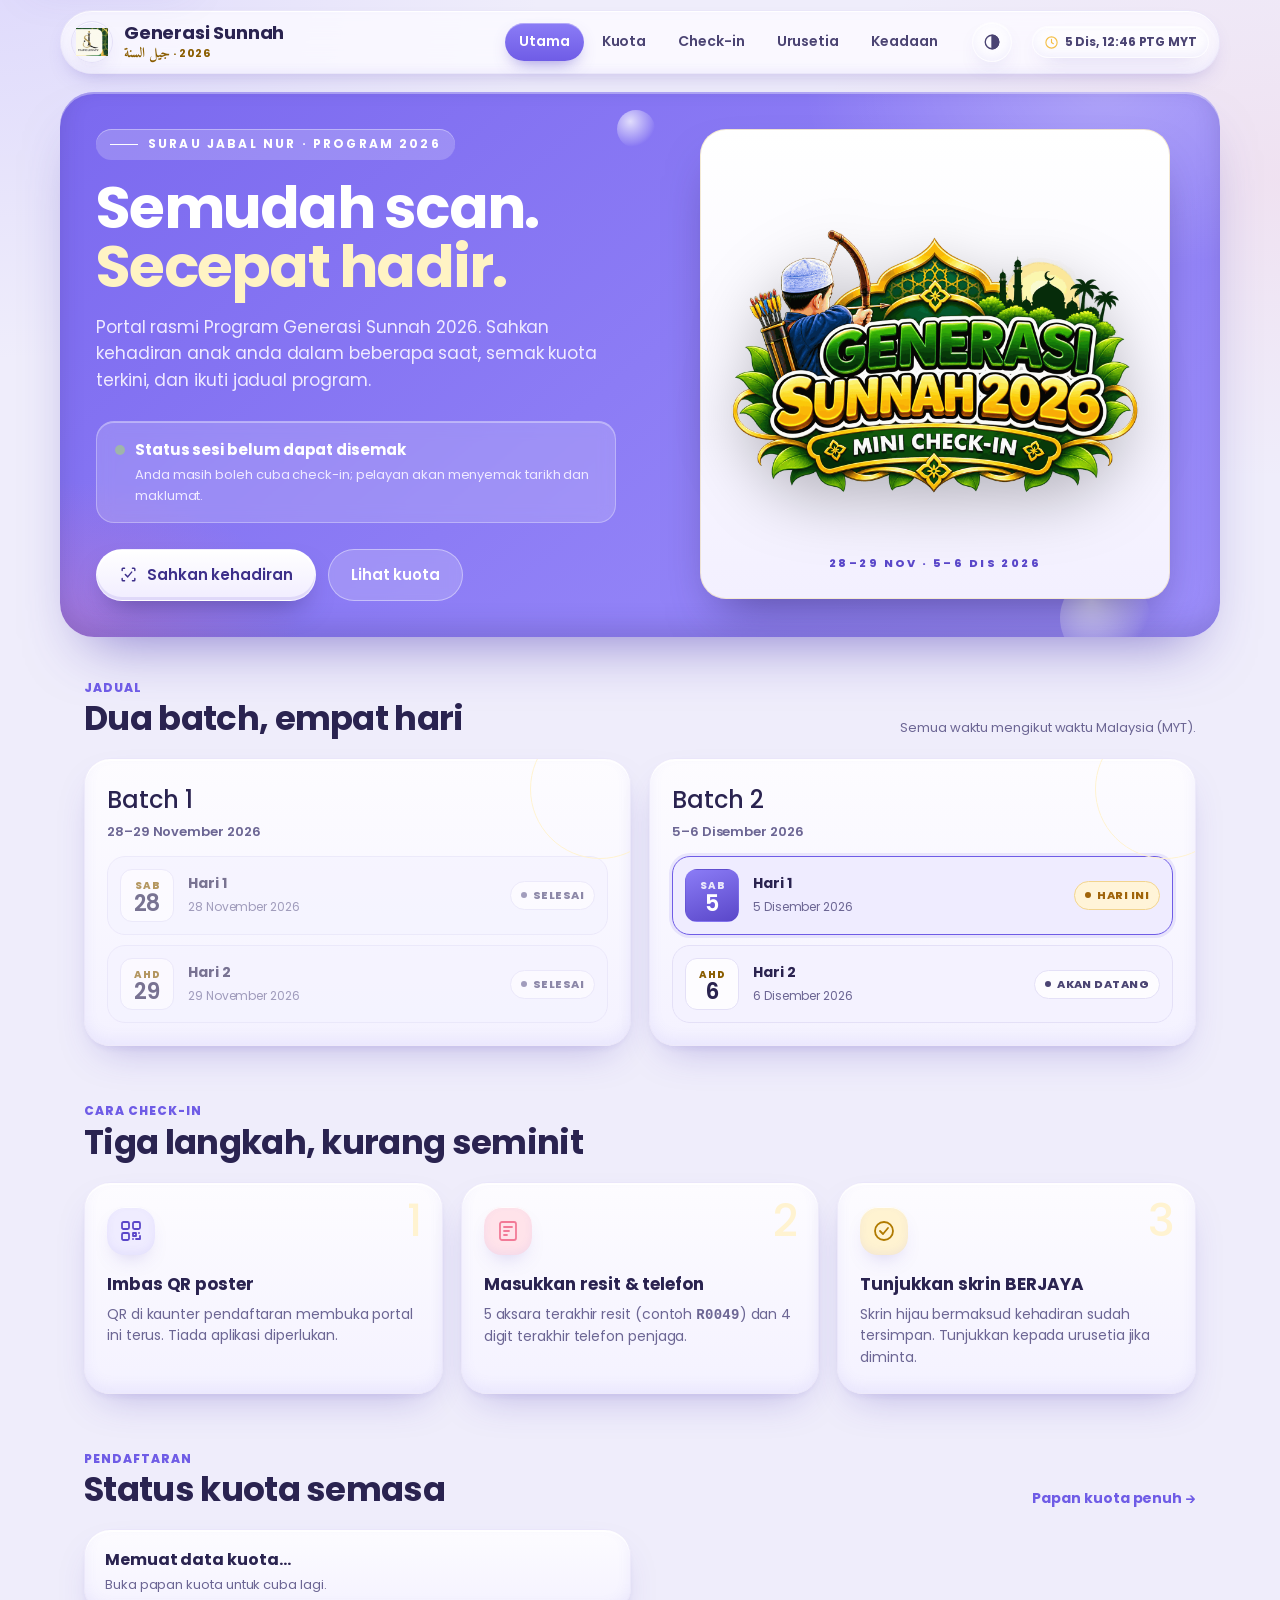
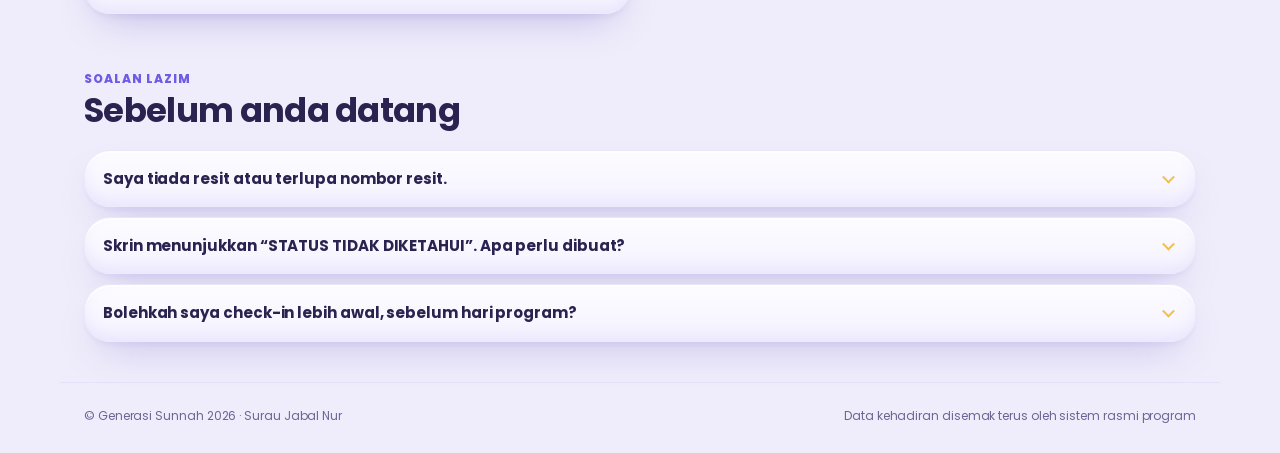
<file: index.html>
<!doctype html>
<html lang="ms">
<head>
  <meta charset="utf-8">
  <meta name="viewport" content="width=device-width, initial-scale=1, viewport-fit=cover">
  <meta name="theme-color" content="#8B7CF6">
  <meta name="description" content="Mini Check-in Generasi Sunnah 2026 — portal peserta dan urusetia.">
  <title>Generasi Sunnah 2026 | Mini Check-in</title>
  <link rel="icon" href="./sl-logo.png">
  <link rel="preconnect" href="https://fonts.googleapis.com">
  <link rel="preconnect" href="https://fonts.gstatic.com" crossorigin>
  <link rel="stylesheet" href="https://fonts.googleapis.com/css2?family=Amiri:wght@700&family=Fraunces:ital,opsz,wght@0,9..144,500;0,9..144,600;1,9..144,500&family=Plus+Jakarta+Sans:wght@400;500;600;700;800&family=Poppins:wght@400;500;600;700&display=swap">
  <link rel="stylesheet" href="./assets/gs-v2.css?v=20261127-v2live-1">
  <link rel="stylesheet" href="./assets/gs-v3.css?v=20261128-v3clay-1">
  <script defer src="./assets/gs-v2.js?v=20261127-v2live-1"></script>
</head>
<body>
  <a class="skip" href="#main">Langkau ke kandungan</a>

  <header class="topbar">
    <div class="wrap topbar-inner">
      <a class="brand" href="#/utama" aria-label="Generasi Sunnah 2026, halaman utama">
        <span class="brand-mark"><img src="./sl-logo.png" alt="" width="40" height="36"></span>
        <span class="brand-text"><strong>Generasi Sunnah</strong><small><span lang="ar" dir="rtl" class="ar">جيل السنة</span> · 2026</small></span>
      </a>
      <nav class="nav-desktop" aria-label="Navigasi utama">
        <a href="#/utama" data-nav="utama">Utama</a>
        <a href="#/kuota" data-nav="kuota">Kuota</a>
        <a href="#/checkin" data-nav="checkin">Check-in</a>
        <a href="#/urusetia" data-nav="urusetia">Urusetia</a>
        <a href="#/keadaan" data-nav="keadaan">Keadaan</a>
      </nav>
      <button type="button" class="icon-btn theme-btn" id="themeBtn" aria-label="Tukar tema"></button>
      <span class="clock-chip" id="clockChip" title="Waktu Malaysia (MYT)">
        <svg viewBox="0 0 24 24" aria-hidden="true"><circle cx="12" cy="12" r="9"/><path d="M12 7v5l3 2"/></svg>
        <span id="clockText">—</span>
      </span>
    </div>
  </header>

  <main id="main" tabindex="-1">

    <!-- ===================== 1. UTAMA ===================== -->
    <section class="view" data-view="utama" aria-labelledby="h-utama">
      <div class="hero">
        <div class="hero-pattern" aria-hidden="true"></div>
        <div class="wrap hero-grid">
          <div class="hero-copy">
            <p class="eyebrow">Surau Jabal Nur · Program 2026</p>
            <h1 id="h-utama">Semudah scan.<br><em>Secepat hadir.</em></h1>
            <p class="lead">Portal rasmi Program Generasi Sunnah 2026. Sahkan kehadiran anak anda dalam beberapa saat, semak kuota terkini, dan ikuti jadual program.</p>

            <div class="live-card" id="heroLive" aria-live="polite">
              <div class="live-row">
                <span class="live-dot" id="heroDot" aria-hidden="true"></span>
                <span class="live-label" id="heroLabel">Memuat status sesi…</span>
              </div>
              <p class="live-sub" id="heroSub"></p>
              <div class="countdown" id="heroCountdown" hidden>
                <div><strong data-cd="d">0</strong><small>hari</small></div>
                <div><strong data-cd="h">0</strong><small>jam</small></div>
                <div><strong data-cd="m">0</strong><small>minit</small></div>
              </div>
            </div>

            <div class="hero-cta">
              <a class="btn btn-gold btn-lg" href="#/checkin">
                <svg viewBox="0 0 24 24" aria-hidden="true"><path d="M4 7V5a1 1 0 0 1 1-1h2M17 4h2a1 1 0 0 1 1 1v2M20 17v2a1 1 0 0 1-1 1h-2M7 20H5a1 1 0 0 1-1-1v-2M8 12l3 3 5-6"/></svg>
                Sahkan kehadiran
              </a>
              <a class="btn btn-ghost-light btn-lg" href="#/kuota">Lihat kuota</a>
            </div>
          </div>
          <div class="hero-art">
            <div class="arch">
              <img src="./logo-generasi-sunnah.png" alt="Logo Generasi Sunnah 2026 dengan pemanah, seni Islamik dan tulisan emas" width="1350" height="900" fetchpriority="high">
              <span class="arch-caption" aria-hidden="true">28–29 Nov · 5–6 Dis 2026</span>
            </div>
          </div>
        </div>
        <svg class="hero-curve" viewBox="0 0 1440 60" preserveAspectRatio="none" aria-hidden="true"><path d="M0 60V20C240 52 480 60 720 40S1200 0 1440 20v40z"/></svg>
      </div>

      <div class="wrap stack-xl">
        <section aria-labelledby="h-jadual">
          <div class="section-head">
            <div><p class="kicker">Jadual</p><h2 id="h-jadual">Dua batch, empat hari</h2></div>
            <p class="section-note">Semua waktu mengikut waktu Malaysia (MYT).</p>
          </div>
          <div class="batch-grid" id="scheduleGrid"></div>
        </section>

        <section aria-labelledby="h-cara">
          <div class="section-head">
            <div><p class="kicker">Cara check-in</p><h2 id="h-cara">Tiga langkah, kurang seminit</h2></div>
          </div>
          <ol class="steps">
            <li class="step">
              <span class="step-ic" aria-hidden="true"><svg viewBox="0 0 24 24"><rect x="3" y="3" width="7" height="7" rx="1.5"/><rect x="14" y="3" width="7" height="7" rx="1.5"/><rect x="3" y="14" width="7" height="7" rx="1.5"/><path d="M14 14h3v3h-3zM20 14v.01M14 20h.01M17 20h4v-3"/></svg></span>
              <span class="step-n">1</span>
              <h3>Imbas QR poster</h3>
              <p>QR di kaunter pendaftaran membuka portal ini terus. Tiada aplikasi diperlukan.</p>
            </li>
            <li class="step">
              <span class="step-ic" aria-hidden="true"><svg viewBox="0 0 24 24"><rect x="4" y="3" width="16" height="18" rx="2"/><path d="M8 8h8M8 12h5M8 16h3"/></svg></span>
              <span class="step-n">2</span>
              <h3>Masukkan resit &amp; telefon</h3>
              <p>5 aksara terakhir resit (contoh <b class="mono">R0049</b>) dan 4 digit terakhir telefon penjaga.</p>
            </li>
            <li class="step">
              <span class="step-ic" aria-hidden="true"><svg viewBox="0 0 24 24"><circle cx="12" cy="12" r="9"/><path d="m8 12 3 3 5-6"/></svg></span>
              <span class="step-n">3</span>
              <h3>Tunjukkan skrin BERJAYA</h3>
              <p>Skrin hijau bermaksud kehadiran sudah tersimpan. Tunjukkan kepada urusetia jika diminta.</p>
            </li>
          </ol>
        </section>

        <section aria-labelledby="h-kuota-mini">
          <div class="section-head">
            <div><p class="kicker">Pendaftaran</p><h2 id="h-kuota-mini">Status kuota semasa</h2></div>
            <a class="link-arrow" href="#/kuota">Papan kuota penuh <span aria-hidden="true">→</span></a>
          </div>
          <div class="mini-quota" id="miniQuota"></div>
        </section>

        <section aria-labelledby="h-faq" class="faq">
          <div class="section-head"><div><p class="kicker">Soalan lazim</p><h2 id="h-faq">Sebelum anda datang</h2></div></div>
          <details>
            <summary>Saya tiada resit atau terlupa nombor resit.</summary>
            <p>Tiada masalah. Rujuk urusetia di meja pendaftaran. Mereka boleh mencari nama peserta dan merekod kehadiran secara manual.</p>
          </details>
          <details>
            <summary>Skrin menunjukkan “STATUS TIDAK DIKETAHUI”. Apa perlu dibuat?</summary>
            <p>Ini bermaksud sambungan terputus sebelum sistem sempat mengesahkan. Kehadiran <b>mungkin</b> sudah tersimpan. Jangan tekan berulang kali; tunjukkan skrin kepada urusetia untuk semakan.</p>
          </details>
          <details>
            <summary>Bolehkah saya check-in lebih awal, sebelum hari program?</summary>
            <p>Tidak. Sistem hanya menerima check-in pada tarikh sesi yang sebenar dan selepas urusetia membuka kaunter.</p>
          </details>
        </section>
      </div>
    </section>

    <!-- ===================== 2. KUOTA ===================== -->
    <section class="view" data-view="kuota" aria-labelledby="h-kuota" hidden>
      <div class="page-head">
        <div class="wrap page-head-inner">
          <div>
            <p class="kicker kicker-light">Papan kuota</p>
            <h1 id="h-kuota">Status pendaftaran</h1>
            <p class="page-sub" id="quotaUpdated" aria-live="polite">—</p>
          </div>
          <button type="button" class="btn btn-ghost-light" id="quotaRefresh">
            <svg class="ic-refresh" viewBox="0 0 24 24" aria-hidden="true"><path d="M20 11a8 8 0 1 0-2.3 5.7M20 5v6h-6"/></svg>
            Muat semula
          </button>
        </div>
      </div>
      <div class="wrap stack-lg lift">
        <div class="kpi-row" id="quotaKpis"></div>
        <div class="quota-grid" id="quotaCards"></div>
        <p class="fineprint">Angka dibaca terus daripada tab <span class="mono">DASHBOARD KUOTA</span> dan dikemas kini setiap 2 minit.</p>
      </div>
    </section>

    <!-- ===================== 3. CHECK-IN ===================== -->
    <section class="view" data-view="checkin" aria-labelledby="h-checkin" hidden>
      <div class="checkin-stage">
        <div class="hero-pattern soft" aria-hidden="true"></div>
        <div class="checkin-card" id="checkinCard">
          <div class="checkin-head">
            <img src="./sl-logo.png" alt="" width="44" height="40">
            <div>
              <p class="kicker">Mini Check-in</p>
              <h1 id="h-checkin">Sahkan kehadiran</h1>
            </div>
          </div>
          <div class="session-banner" id="sessionBanner" role="status" aria-live="polite"></div>

          <form id="checkinForm" class="checkin-form" novalidate autocomplete="off">
            <div class="field">
              <label for="ciReceipt">5 aksara terakhir nombor resit</label>
              <div class="input-affix">
                <span class="affix" aria-hidden="true">GS26_</span>
                <input id="ciReceipt" name="receipt" class="input input-lg mono" inputmode="text" autocapitalize="characters" spellcheck="false" maxlength="5" placeholder="R0049" aria-describedby="ciReceiptHelp ciReceiptErr" required>
              </div>
              <p class="help" id="ciReceiptHelp">Taip R dan 4 digit sahaja. Awalan GS26_ ditambah secara automatik.</p>
              <p class="err" id="ciReceiptErr" hidden></p>
            </div>
            <div class="field">
              <label for="ciPhone">4 digit terakhir telefon penjaga</label>
              <div class="pin" data-pin>
                <input id="ciPhone" name="phone" class="pin-input" inputmode="numeric" pattern="[0-9]*" maxlength="4" aria-describedby="ciPhoneErr" required>
                <span class="pin-cell" aria-hidden="true"></span><span class="pin-cell" aria-hidden="true"></span><span class="pin-cell" aria-hidden="true"></span><span class="pin-cell" aria-hidden="true"></span>
              </div>
              <p class="err" id="ciPhoneErr" hidden></p>
            </div>
            <button type="submit" class="btn btn-primary btn-xl btn-block" id="ciSubmit">
              <span class="btn-label">Sahkan kehadiran</span>
            </button>
            <p class="help center">Tiada resit? Rujuk urusetia di meja pendaftaran.</p>
          </form>

          <div class="outcome-host" id="outcomeHost" aria-live="assertive" hidden></div>
        </div>
      </div>
    </section>

    <!-- ===================== 4. URUSETIA ===================== -->
    <section class="view" data-view="urusetia" aria-labelledby="h-urusetia" hidden>
      <div id="staffLogin" class="checkin-stage">
        <div class="hero-pattern soft" aria-hidden="true"></div>
        <form class="checkin-card login-card" id="loginForm" novalidate>
          <div class="checkin-head">
            <span class="lock-badge" aria-hidden="true"><svg viewBox="0 0 24 24"><rect x="5" y="11" width="14" height="10" rx="2"/><path d="M8 11V8a4 4 0 0 1 8 0v3"/></svg></span>
            <div><p class="kicker">Akses terhad</p><h1 id="h-urusetia">Log masuk urusetia</h1></div>
          </div>
          <div class="field">
            <label for="staffKey">Kunci urusetia</label>
            <div class="input-affix">
              <input id="staffKey" class="input input-lg" type="password" minlength="8" autocomplete="off" aria-describedby="staffKeyErr" required>
              <button type="button" class="affix-btn" id="toggleKey" aria-label="Tunjukkan kunci" aria-pressed="false">
                <svg viewBox="0 0 24 24" aria-hidden="true"><path d="M2 12s3.5-7 10-7 10 7 10 7-3.5 7-10 7S2 12 2 12z"/><circle cx="12" cy="12" r="3"/></svg>
              </button>
            </div>
            <p class="err" id="staffKeyErr" hidden></p>
            <p class="help">Kunci diberikan oleh penyelaras program. Ia tidak disimpan dalam pelayar ini.</p>
          </div>
          <button class="btn btn-primary btn-xl btn-block" id="loginBtn"><span class="btn-label">Log masuk</span></button>
        </form>
      </div>

      <div id="staffDash" hidden>
        <div class="page-head compact">
          <div class="wrap page-head-inner">
            <div>
              <p class="kicker kicker-light">Dashboard urusetia</p>
              <h1>Kaunter kehadiran</h1>
            </div>
            <div class="head-actions">
              <label class="operator">
                <span class="sr-only">Nama petugas</span>
                <svg viewBox="0 0 24 24" aria-hidden="true"><circle cx="12" cy="8" r="4"/><path d="M4 21a8 8 0 0 1 16 0"/></svg>
                <input id="operatorName" maxlength="60" placeholder="Nama petugas / Meja" autocomplete="off" aria-label="Nama petugas">
              </label>
              <button type="button" class="btn btn-ghost-light" id="logoutBtn">Log keluar</button>
            </div>
          </div>
        </div>

        <div class="wrap lift stack-lg">
          <div class="seg" role="tablist" aria-label="Pilih sesi program" id="sessionSeg"></div>

          <div class="dash-grid">
            <div class="stack-md">
              <div class="control-card" id="controlCard"></div>
              <div class="kpi-row kpi-4" id="staffKpis"></div>

              <div class="card roster">
                <div class="roster-head">
                  <h2>Senarai peserta</h2>
                  <button type="button" class="btn btn-outline btn-sm" id="rosterRefresh"><svg viewBox="0 0 24 24" aria-hidden="true"><path d="M20 11a8 8 0 1 0-2.3 5.7M20 5v6h-6"/></svg><span class="btn-label">Muat semula</span></button>
                  <div class="chips" role="radiogroup" aria-label="Tapis senarai" id="filterChips">
                    <button type="button" class="chip" role="radio" aria-checked="true" data-filter="all">Semua</button>
                    <button type="button" class="chip" role="radio" aria-checked="false" data-filter="absent">Belum hadir</button>
                    <button type="button" class="chip" role="radio" aria-checked="false" data-filter="present">Hadir</button>
                  </div>
                </div>
                <div class="search">
                  <svg viewBox="0 0 24 24" aria-hidden="true"><circle cx="11" cy="11" r="7"/><path d="m20 20-3.5-3.5"/></svg>
                  <input type="search" id="rosterSearch" placeholder="Cari nama atau nombor resit" aria-label="Cari nama atau nombor resit" autocomplete="off">
                </div>
                <ul class="roster-list" id="rosterList" aria-live="polite"></ul>
              </div>
            </div>

            <aside class="stack-md">
              <div class="card sop">
                <h2 class="card-title">Senarai semak kaunter</h2>
                <ol class="checklist">
                  <li><input type="checkbox" id="sop1"><label for="sop1">Pastikan sesi hari ini dipilih</label></li>
                  <li><input type="checkbox" id="sop2"><label for="sop2">Buka check-in bila kaunter bersedia</label></li>
                  <li><input type="checkbox" id="sop3"><label for="sop3">Uji sekali dengan peserta dummy, semak satu rekod</label></li>
                  <li><input type="checkbox" id="sop4"><label for="sop4">STATUS TIDAK DIKETAHUI: semak senarai dahulu</label></li>
                  <li><input type="checkbox" id="sop5"><label for="sop5">Tamat sesi: tutup check-in &amp; semak jumlah</label></li>
                </ol>
              </div>
            </aside>
          </div>
        </div>
      </div>
    </section>

    <!-- ===================== 5. KEADAAN ===================== -->
    <section class="view" data-view="keadaan" aria-labelledby="h-keadaan" hidden>
      <div class="page-head">
        <div class="wrap page-head-inner">
          <div>
            <p class="kicker kicker-light">Panduan</p>
            <h1 id="h-keadaan">Maksud setiap status</h1>
            <p class="page-sub">Contoh paparan yang mungkin dilihat oleh penjaga dan urusetia. Semua di halaman ini ialah contoh, bukan data langsung.</p>
          </div>
        </div>
      </div>
      <div class="wrap stack-xl gallery-wrap" id="stateGallery"></div>
    </section>
  </main>

  <footer class="foot wrap">
    <span>© Generasi Sunnah 2026 · Surau Jabal Nur</span>
    <span>Data kehadiran disemak terus oleh sistem rasmi program</span>
  </footer>

  <nav class="tabbar" aria-label="Navigasi mudah alih">
    <a href="#/utama" data-nav="utama"><svg viewBox="0 0 24 24" aria-hidden="true"><path d="M3 11 12 4l9 7v9a1 1 0 0 1-1 1h-5v-6H9v6H4a1 1 0 0 1-1-1z"/></svg><span>Utama</span></a>
    <a href="#/kuota" data-nav="kuota"><svg viewBox="0 0 24 24" aria-hidden="true"><path d="M4 20V10M10 20V4M16 20v-7M22 20H2"/></svg><span>Kuota</span></a>
    <a href="#/checkin" data-nav="checkin" class="tab-primary"><span class="tab-fab"><svg viewBox="0 0 24 24" aria-hidden="true"><path d="M4 7V5a1 1 0 0 1 1-1h2M17 4h2a1 1 0 0 1 1 1v2M20 17v2a1 1 0 0 1-1 1h-2M7 20H5a1 1 0 0 1-1-1v-2M8 12l3 3 5-6"/></svg></span><span>Check-in</span></a>
    <a href="#/urusetia" data-nav="urusetia"><svg viewBox="0 0 24 24" aria-hidden="true"><rect x="5" y="11" width="14" height="10" rx="2"/><path d="M8 11V8a4 4 0 0 1 8 0v3"/></svg><span>Urusetia</span></a>
    <a href="#/keadaan" data-nav="keadaan"><svg viewBox="0 0 24 24" aria-hidden="true"><rect x="3" y="3" width="8" height="8" rx="2"/><rect x="13" y="3" width="8" height="8" rx="2"/><rect x="3" y="13" width="8" height="8" rx="2"/><rect x="13" y="13" width="8" height="8" rx="2"/></svg><span>Keadaan</span></a>
  </nav>


  <!-- Sistem modal premium: satu komponen untuk semua pengesahan & keputusan penting -->
  <dialog class="modal" id="gsModal" aria-labelledby="mTitle" aria-describedby="mBody">
    <div class="modal-card" id="mCard">
      <div class="m-medal" id="mMedal" aria-hidden="true"></div>
      <p class="m-tag" id="mTag"></p>
      <h2 id="mTitle"></h2>
      <div class="m-body" id="mBody"></div>
      <div class="m-extra" id="mExtra"></div>
      <div class="modal-actions" id="mActions"></div>
    </div>
  </dialog>

  <div class="toasts" id="toasts" aria-live="polite"></div>
</body>
</html>
</file>
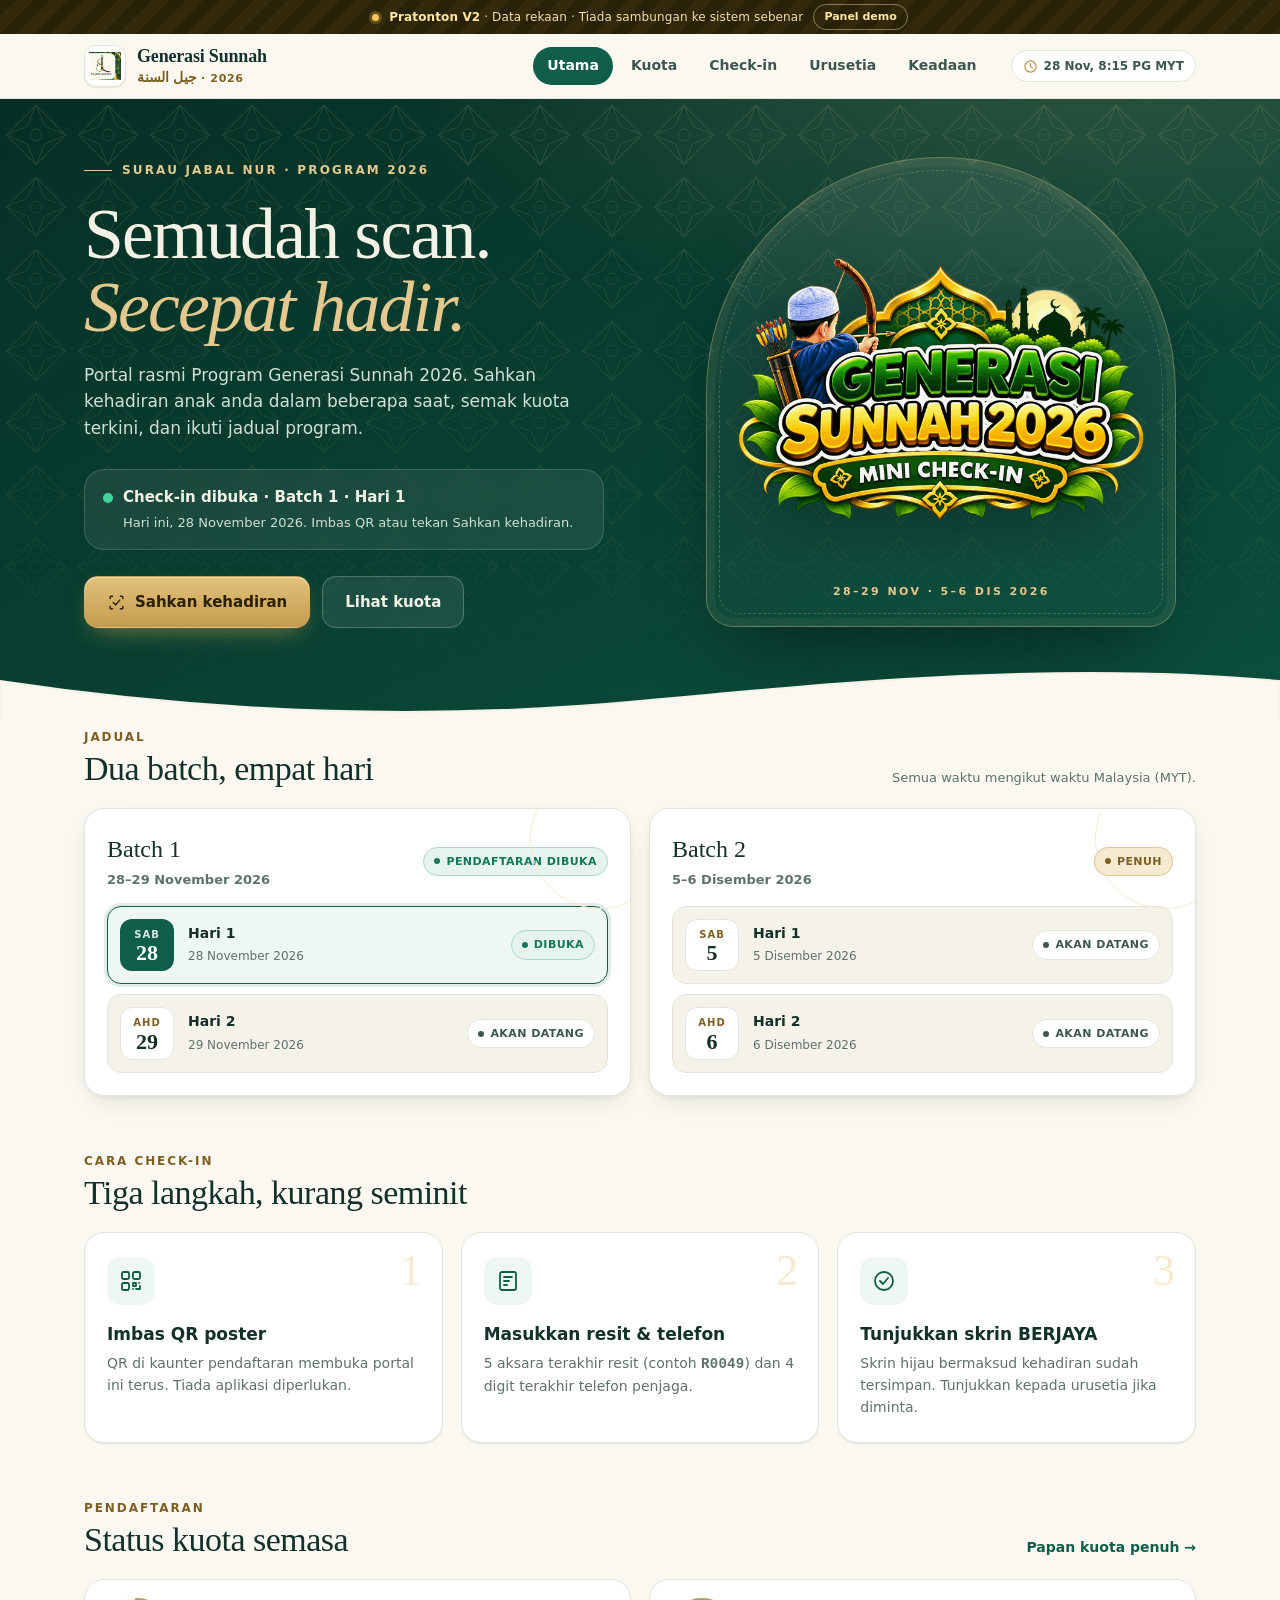
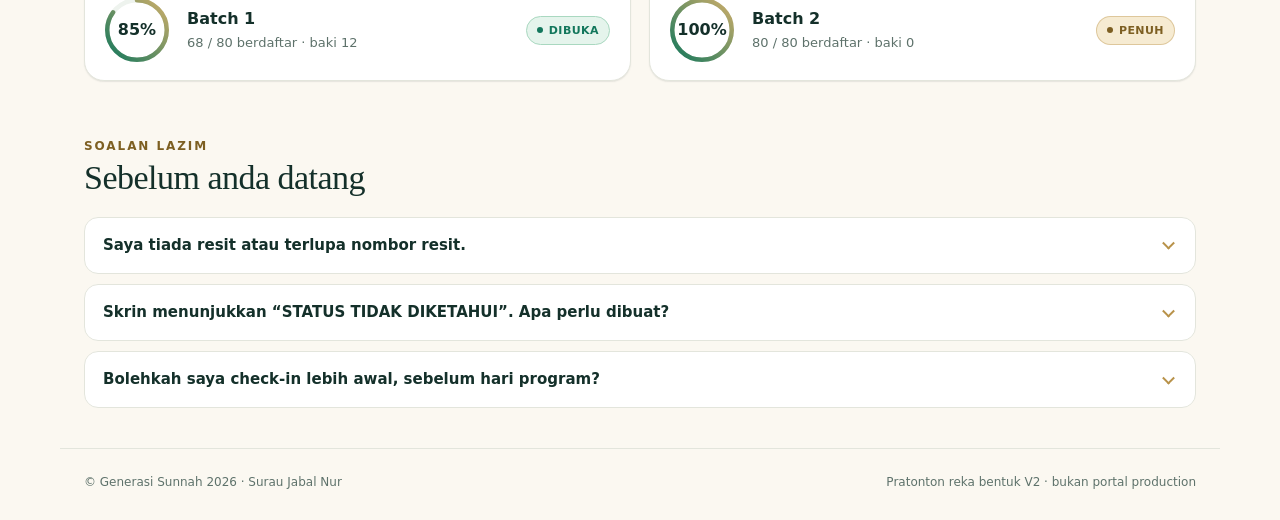
<file: design-preview/index.html>
<!doctype html>
<html lang="ms">
<head>
  <meta charset="utf-8">
  <meta name="viewport" content="width=device-width, initial-scale=1, viewport-fit=cover">
  <!-- PRATONTON REKA BENTUK SAHAJA. connect-src 'none' menyekat fetch/XHR/WebSocket/beacon ke mana-mana pelayan. -->
  <meta http-equiv="Content-Security-Policy" content="default-src 'none'; script-src 'self'; style-src 'self' 'unsafe-inline' https://fonts.googleapis.com; font-src https://fonts.gstatic.com; img-src 'self' data:; connect-src 'none'; frame-src 'none'; form-action 'none'; base-uri 'none'; object-src 'none'">
  <meta name="robots" content="noindex, nofollow">
  <meta name="theme-color" content="#073A2E">
  <meta name="description" content="Pratonton reka bentuk V2 portal Generasi Sunnah 2026. Data rekaan sahaja, tidak disambung ke sistem sebenar.">
  <title>GS26 Pratonton V2</title>
  <link rel="icon" href="./assets/sl-logo.png">
  <link rel="preconnect" href="https://fonts.googleapis.com">
  <link rel="preconnect" href="https://fonts.gstatic.com" crossorigin>
  <link rel="stylesheet" href="https://fonts.googleapis.com/css2?family=Amiri:wght@700&family=Fraunces:ital,opsz,wght@0,9..144,500;0,9..144,600;1,9..144,500&family=Plus+Jakarta+Sans:wght@400;500;600;700;800&display=swap">
  <link rel="stylesheet" href="./assets/preview.css">
  <script defer src="./assets/preview.js"></script>
</head>
<body>
  <a class="skip" href="#main">Langkau ke kandungan</a>

  <div class="ribbon" role="note">
    <span class="ribbon-dot" aria-hidden="true"></span>
    <span><b>Pratonton V2</b> · Data rekaan · Tiada sambungan ke sistem sebenar</span>
    <button type="button" class="ribbon-btn" data-open-demo>Panel demo</button>
  </div>

  <header class="topbar">
    <div class="wrap topbar-inner">
      <a class="brand" href="#/utama" aria-label="Generasi Sunnah 2026, halaman utama">
        <span class="brand-mark"><img src="./assets/sl-logo.png" alt="" width="40" height="36"></span>
        <span class="brand-text"><strong>Generasi Sunnah</strong><small><span lang="ar" dir="rtl" class="ar">جيل السنة</span> · 2026</small></span>
      </a>
      <nav class="nav-desktop" aria-label="Navigasi utama">
        <a href="#/utama" data-nav="utama">Utama</a>
        <a href="#/kuota" data-nav="kuota">Kuota</a>
        <a href="#/checkin" data-nav="checkin">Check-in</a>
        <a href="#/urusetia" data-nav="urusetia">Urusetia</a>
        <a href="#/keadaan" data-nav="keadaan">Keadaan</a>
      </nav>
      <span class="clock-chip" id="clockChip" title="Tarikh simulasi pratonton (MYT)">
        <svg viewBox="0 0 24 24" aria-hidden="true"><circle cx="12" cy="12" r="9"/><path d="M12 7v5l3 2"/></svg>
        <span id="clockText">—</span>
      </span>
    </div>
  </header>

  <main id="main" tabindex="-1">

    <!-- ===================== 1. UTAMA ===================== -->
    <section class="view" data-view="utama" aria-labelledby="h-utama">
      <div class="hero">
        <div class="hero-pattern" aria-hidden="true"></div>
        <div class="wrap hero-grid">
          <div class="hero-copy">
            <p class="eyebrow">Surau Jabal Nur · Program 2026</p>
            <h1 id="h-utama">Semudah scan.<br><em>Secepat hadir.</em></h1>
            <p class="lead">Portal rasmi Program Generasi Sunnah 2026. Sahkan kehadiran anak anda dalam beberapa saat, semak kuota terkini, dan ikuti jadual program.</p>

            <div class="live-card" id="heroLive" aria-live="polite">
              <div class="live-row">
                <span class="live-dot" id="heroDot" aria-hidden="true"></span>
                <span class="live-label" id="heroLabel">Memuat status sesi…</span>
              </div>
              <p class="live-sub" id="heroSub"></p>
              <div class="countdown" id="heroCountdown" hidden>
                <div><strong data-cd="d">0</strong><small>hari</small></div>
                <div><strong data-cd="h">0</strong><small>jam</small></div>
                <div><strong data-cd="m">0</strong><small>minit</small></div>
              </div>
            </div>

            <div class="hero-cta">
              <a class="btn btn-gold btn-lg" href="#/checkin">
                <svg viewBox="0 0 24 24" aria-hidden="true"><path d="M4 7V5a1 1 0 0 1 1-1h2M17 4h2a1 1 0 0 1 1 1v2M20 17v2a1 1 0 0 1-1 1h-2M7 20H5a1 1 0 0 1-1-1v-2M8 12l3 3 5-6"/></svg>
                Sahkan kehadiran
              </a>
              <a class="btn btn-ghost-light btn-lg" href="#/kuota">Lihat kuota</a>
            </div>
          </div>
          <div class="hero-art">
            <div class="arch">
              <img src="./assets/logo-generasi-sunnah.png" alt="Logo Generasi Sunnah 2026 dengan pemanah, seni Islamik dan tulisan emas" width="1350" height="900" fetchpriority="high">
              <span class="arch-caption" aria-hidden="true">28–29 Nov · 5–6 Dis 2026</span>
            </div>
          </div>
        </div>
        <svg class="hero-curve" viewBox="0 0 1440 60" preserveAspectRatio="none" aria-hidden="true"><path d="M0 60V20C240 52 480 60 720 40S1200 0 1440 20v40z"/></svg>
      </div>

      <div class="wrap stack-xl">
        <section aria-labelledby="h-jadual">
          <div class="section-head">
            <div><p class="kicker">Jadual</p><h2 id="h-jadual">Dua batch, empat hari</h2></div>
            <p class="section-note">Semua waktu mengikut waktu Malaysia (MYT).</p>
          </div>
          <div class="batch-grid" id="scheduleGrid"></div>
        </section>

        <section aria-labelledby="h-cara">
          <div class="section-head">
            <div><p class="kicker">Cara check-in</p><h2 id="h-cara">Tiga langkah, kurang seminit</h2></div>
          </div>
          <ol class="steps">
            <li class="step">
              <span class="step-ic" aria-hidden="true"><svg viewBox="0 0 24 24"><rect x="3" y="3" width="7" height="7" rx="1.5"/><rect x="14" y="3" width="7" height="7" rx="1.5"/><rect x="3" y="14" width="7" height="7" rx="1.5"/><path d="M14 14h3v3h-3zM20 14v.01M14 20h.01M17 20h4v-3"/></svg></span>
              <span class="step-n">1</span>
              <h3>Imbas QR poster</h3>
              <p>QR di kaunter pendaftaran membuka portal ini terus. Tiada aplikasi diperlukan.</p>
            </li>
            <li class="step">
              <span class="step-ic" aria-hidden="true"><svg viewBox="0 0 24 24"><rect x="4" y="3" width="16" height="18" rx="2"/><path d="M8 8h8M8 12h5M8 16h3"/></svg></span>
              <span class="step-n">2</span>
              <h3>Masukkan resit &amp; telefon</h3>
              <p>5 aksara terakhir resit (contoh <b class="mono">R0049</b>) dan 4 digit terakhir telefon penjaga.</p>
            </li>
            <li class="step">
              <span class="step-ic" aria-hidden="true"><svg viewBox="0 0 24 24"><circle cx="12" cy="12" r="9"/><path d="m8 12 3 3 5-6"/></svg></span>
              <span class="step-n">3</span>
              <h3>Tunjukkan skrin BERJAYA</h3>
              <p>Skrin hijau bermaksud kehadiran sudah tersimpan. Tunjukkan kepada urusetia jika diminta.</p>
            </li>
          </ol>
        </section>

        <section aria-labelledby="h-kuota-mini">
          <div class="section-head">
            <div><p class="kicker">Pendaftaran</p><h2 id="h-kuota-mini">Status kuota semasa</h2></div>
            <a class="link-arrow" href="#/kuota">Papan kuota penuh <span aria-hidden="true">→</span></a>
          </div>
          <div class="mini-quota" id="miniQuota"></div>
        </section>

        <section aria-labelledby="h-faq" class="faq">
          <div class="section-head"><div><p class="kicker">Soalan lazim</p><h2 id="h-faq">Sebelum anda datang</h2></div></div>
          <details>
            <summary>Saya tiada resit atau terlupa nombor resit.</summary>
            <p>Tiada masalah. Rujuk urusetia di meja pendaftaran. Mereka boleh mencari nama peserta dan merekod kehadiran secara manual.</p>
          </details>
          <details>
            <summary>Skrin menunjukkan “STATUS TIDAK DIKETAHUI”. Apa perlu dibuat?</summary>
            <p>Ini bermaksud sambungan terputus sebelum sistem sempat mengesahkan. Kehadiran <b>mungkin</b> sudah tersimpan. Jangan tekan berulang kali; tunjukkan skrin kepada urusetia untuk semakan.</p>
          </details>
          <details>
            <summary>Bolehkah saya check-in lebih awal, sebelum hari program?</summary>
            <p>Tidak. Sistem hanya menerima check-in pada tarikh sesi yang sebenar dan selepas urusetia membuka kaunter.</p>
          </details>
        </section>
      </div>
    </section>

    <!-- ===================== 2. KUOTA ===================== -->
    <section class="view" data-view="kuota" aria-labelledby="h-kuota" hidden>
      <div class="page-head">
        <div class="wrap page-head-inner">
          <div>
            <p class="kicker kicker-light">Papan kuota</p>
            <h1 id="h-kuota">Status pendaftaran</h1>
            <p class="page-sub" id="quotaUpdated" aria-live="polite">—</p>
          </div>
          <button type="button" class="btn btn-ghost-light" id="quotaRefresh">
            <svg class="ic-refresh" viewBox="0 0 24 24" aria-hidden="true"><path d="M20 11a8 8 0 1 0-2.3 5.7M20 5v6h-6"/></svg>
            Muat semula
          </button>
        </div>
      </div>
      <div class="wrap stack-lg lift">
        <div class="kpi-row" id="quotaKpis"></div>
        <div class="quota-grid" id="quotaCards"></div>
        <p class="fineprint">Angka dibaca terus daripada tab <span class="mono">DASHBOARD KUOTA</span> setiap 2 minit dalam sistem sebenar. Pratonton ini menggunakan angka rekaan.</p>
      </div>
    </section>

    <!-- ===================== 3. CHECK-IN ===================== -->
    <section class="view" data-view="checkin" aria-labelledby="h-checkin" hidden>
      <div class="checkin-stage">
        <div class="hero-pattern soft" aria-hidden="true"></div>
        <div class="checkin-card" id="checkinCard">
          <div class="checkin-head">
            <img src="./assets/sl-logo.png" alt="" width="44" height="40">
            <div>
              <p class="kicker">Mini Check-in</p>
              <h1 id="h-checkin">Sahkan kehadiran</h1>
            </div>
          </div>
          <div class="session-banner" id="sessionBanner" role="status" aria-live="polite"></div>

          <form id="checkinForm" class="checkin-form" novalidate autocomplete="off">
            <div class="field">
              <label for="ciReceipt">5 aksara terakhir nombor resit</label>
              <div class="input-affix">
                <span class="affix" aria-hidden="true">GS26_</span>
                <input id="ciReceipt" name="receipt" class="input input-lg mono" inputmode="text" autocapitalize="characters" spellcheck="false" maxlength="5" placeholder="R0049" aria-describedby="ciReceiptHelp ciReceiptErr" required>
              </div>
              <p class="help" id="ciReceiptHelp">Taip R dan 4 digit sahaja. Awalan GS26_ ditambah secara automatik.</p>
              <p class="err" id="ciReceiptErr" hidden></p>
            </div>
            <div class="field">
              <label for="ciPhone">4 digit terakhir telefon penjaga</label>
              <div class="pin" data-pin>
                <input id="ciPhone" name="phone" class="pin-input" inputmode="numeric" pattern="[0-9]*" maxlength="4" aria-describedby="ciPhoneErr" required>
                <span class="pin-cell" aria-hidden="true"></span><span class="pin-cell" aria-hidden="true"></span><span class="pin-cell" aria-hidden="true"></span><span class="pin-cell" aria-hidden="true"></span>
              </div>
              <p class="err" id="ciPhoneErr" hidden></p>
            </div>
            <button type="submit" class="btn btn-primary btn-xl btn-block" id="ciSubmit">
              <span class="btn-label">Sahkan kehadiran</span>
            </button>
            <p class="help center">Tiada resit? Rujuk urusetia di meja pendaftaran.</p>
          </form>

          <div class="outcome-host" id="outcomeHost" aria-live="assertive" hidden></div>
        </div>
        <button type="button" class="demo-hint" data-open-demo>Kod demo: <b class="mono" id="hintCode">R9001</b> + <b class="mono">1234</b> · lihat Panel demo untuk senarai penuh</button>
      </div>
    </section>

    <!-- ===================== 4. URUSETIA ===================== -->
    <section class="view" data-view="urusetia" aria-labelledby="h-urusetia" hidden>
      <div id="staffLogin" class="checkin-stage">
        <div class="hero-pattern soft" aria-hidden="true"></div>
        <form class="checkin-card login-card" id="loginForm" novalidate>
          <div class="checkin-head">
            <span class="lock-badge" aria-hidden="true"><svg viewBox="0 0 24 24"><rect x="5" y="11" width="14" height="10" rx="2"/><path d="M8 11V8a4 4 0 0 1 8 0v3"/></svg></span>
            <div><p class="kicker">Akses terhad</p><h1 id="h-urusetia">Log masuk urusetia</h1></div>
          </div>
          <div class="field">
            <label for="staffKey">Kunci urusetia</label>
            <div class="input-affix">
              <input id="staffKey" class="input input-lg" type="password" minlength="8" autocomplete="off" aria-describedby="staffKeyErr" required>
              <button type="button" class="affix-btn" id="toggleKey" aria-label="Tunjukkan kunci" aria-pressed="false">
                <svg viewBox="0 0 24 24" aria-hidden="true"><path d="M2 12s3.5-7 10-7 10 7 10 7-3.5 7-10 7S2 12 2 12z"/><circle cx="12" cy="12" r="3"/></svg>
              </button>
            </div>
            <p class="err" id="staffKeyErr" hidden></p>
            <p class="help">Pratonton: sebarang kunci sekurang-kurangnya 8 aksara. Tiada kunci sebenar disimpan atau dihantar.</p>
          </div>
          <button class="btn btn-primary btn-xl btn-block" id="loginBtn"><span class="btn-label">Log masuk</span></button>
        </form>
      </div>

      <div id="staffDash" hidden>
        <div class="page-head compact">
          <div class="wrap page-head-inner">
            <div>
              <p class="kicker kicker-light">Dashboard urusetia</p>
              <h1>Kaunter kehadiran</h1>
            </div>
            <div class="head-actions">
              <label class="operator">
                <span class="sr-only">Nama petugas</span>
                <svg viewBox="0 0 24 24" aria-hidden="true"><circle cx="12" cy="8" r="4"/><path d="M4 21a8 8 0 0 1 16 0"/></svg>
                <input id="operatorName" maxlength="60" value="Urusetia Meja 1" aria-label="Nama petugas">
              </label>
              <button type="button" class="btn btn-ghost-light" id="logoutBtn">Log keluar</button>
            </div>
          </div>
        </div>

        <div class="wrap lift stack-lg">
          <div class="seg" role="tablist" aria-label="Pilih sesi program" id="sessionSeg"></div>

          <div class="dash-grid">
            <div class="stack-md">
              <div class="control-card" id="controlCard"></div>
              <div class="kpi-row kpi-4" id="staffKpis"></div>

              <div class="card roster">
                <div class="roster-head">
                  <h2>Senarai peserta</h2>
                  <div class="chips" role="radiogroup" aria-label="Tapis senarai" id="filterChips">
                    <button type="button" class="chip" role="radio" aria-checked="true" data-filter="all">Semua</button>
                    <button type="button" class="chip" role="radio" aria-checked="false" data-filter="absent">Belum hadir</button>
                    <button type="button" class="chip" role="radio" aria-checked="false" data-filter="present">Hadir</button>
                  </div>
                </div>
                <div class="search">
                  <svg viewBox="0 0 24 24" aria-hidden="true"><circle cx="11" cy="11" r="7"/><path d="m20 20-3.5-3.5"/></svg>
                  <input type="search" id="rosterSearch" placeholder="Cari nama atau nombor resit" aria-label="Cari nama atau nombor resit" autocomplete="off">
                </div>
                <ul class="roster-list" id="rosterList" aria-live="polite"></ul>
              </div>
            </div>

            <aside class="stack-md">
              <div class="card">
                <h2 class="card-title">Aktiviti terkini</h2>
                <ol class="feed" id="activityFeed"></ol>
              </div>
              <div class="card sop">
                <h2 class="card-title">Senarai semak kaunter</h2>
                <ol class="checklist">
                  <li><input type="checkbox" id="sop1"><label for="sop1">Pastikan sesi hari ini dipilih</label></li>
                  <li><input type="checkbox" id="sop2"><label for="sop2">Buka check-in bila kaunter bersedia</label></li>
                  <li><input type="checkbox" id="sop3"><label for="sop3">Uji sekali dengan peserta dummy, semak satu rekod</label></li>
                  <li><input type="checkbox" id="sop4"><label for="sop4">STATUS TIDAK DIKETAHUI: semak senarai dahulu</label></li>
                  <li><input type="checkbox" id="sop5"><label for="sop5">Tamat sesi: tutup check-in &amp; semak jumlah</label></li>
                </ol>
              </div>
            </aside>
          </div>
        </div>
      </div>
    </section>

    <!-- ===================== 5. KEADAAN ===================== -->
    <section class="view" data-view="keadaan" aria-labelledby="h-keadaan" hidden>
      <div class="page-head">
        <div class="wrap page-head-inner">
          <div>
            <p class="kicker kicker-light">Spesimen reka bentuk</p>
            <h1 id="h-keadaan">Semua keadaan status</h1>
            <p class="page-sub">Setiap keadaan yang boleh dilihat oleh penjaga dan urusetia, mengikut logik check-in production (BERJAYA, GAGAL, TIDAK DIKETAHUI).</p>
          </div>
        </div>
      </div>
      <div class="wrap stack-xl gallery-wrap" id="stateGallery"></div>
    </section>
  </main>

  <footer class="foot wrap">
    <span>© Generasi Sunnah 2026 · Surau Jabal Nur</span>
    <span>Pratonton reka bentuk V2 · bukan portal production</span>
  </footer>

  <nav class="tabbar" aria-label="Navigasi mudah alih">
    <a href="#/utama" data-nav="utama"><svg viewBox="0 0 24 24" aria-hidden="true"><path d="M3 11 12 4l9 7v9a1 1 0 0 1-1 1h-5v-6H9v6H4a1 1 0 0 1-1-1z"/></svg><span>Utama</span></a>
    <a href="#/kuota" data-nav="kuota"><svg viewBox="0 0 24 24" aria-hidden="true"><path d="M4 20V10M10 20V4M16 20v-7M22 20H2"/></svg><span>Kuota</span></a>
    <a href="#/checkin" data-nav="checkin" class="tab-primary"><span class="tab-fab"><svg viewBox="0 0 24 24" aria-hidden="true"><path d="M4 7V5a1 1 0 0 1 1-1h2M17 4h2a1 1 0 0 1 1 1v2M20 17v2a1 1 0 0 1-1 1h-2M7 20H5a1 1 0 0 1-1-1v-2M8 12l3 3 5-6"/></svg></span><span>Check-in</span></a>
    <a href="#/urusetia" data-nav="urusetia"><svg viewBox="0 0 24 24" aria-hidden="true"><rect x="5" y="11" width="14" height="10" rx="2"/><path d="M8 11V8a4 4 0 0 1 8 0v3"/></svg><span>Urusetia</span></a>
    <a href="#/keadaan" data-nav="keadaan"><svg viewBox="0 0 24 24" aria-hidden="true"><rect x="3" y="3" width="8" height="8" rx="2"/><rect x="13" y="3" width="8" height="8" rx="2"/><rect x="3" y="13" width="8" height="8" rx="2"/><rect x="13" y="13" width="8" height="8" rx="2"/></svg><span>Keadaan</span></a>
  </nav>

  <!-- Panel demo -->
  <div class="drawer-scrim" id="demoScrim" hidden></div>
  <aside class="drawer" id="demoDrawer" aria-labelledby="h-demo" hidden>
    <div class="drawer-head">
      <h2 id="h-demo">Panel demo</h2>
      <button type="button" class="icon-btn" id="demoClose" aria-label="Tutup panel demo"><svg viewBox="0 0 24 24" aria-hidden="true"><path d="M6 6l12 12M18 6 6 18"/></svg></button>
    </div>
    <p class="help">Kawalan ini hanya wujud dalam pratonton untuk mensimulasikan keadaan. Tiada data dihantar ke mana-mana.</p>
    <div class="field">
      <label for="demoDate">Tarikh &amp; masa simulasi (MYT)</label>
      <select id="demoDate" class="input"></select>
    </div>
    <div class="field">
      <label for="demoQuota">Data kuota</label>
      <select id="demoQuota" class="input">
        <option value="ok">Berjaya dimuat</option>
        <option value="loading">Sedang memuat (perlahan)</option>
        <option value="error">Gagal dimuat</option>
      </select>
    </div>
    <div class="field">
      <label for="demoPublic">Status sesi awam</label>
      <select id="demoPublic" class="input">
        <option value="ok">Dapat disemak</option>
        <option value="error">Tidak dapat disemak (rangkaian)</option>
      </select>
    </div>
    <div class="field">
      <label for="demoOutcome">Keputusan check-in</label>
      <select id="demoOutcome" class="input">
        <option value="auto">Ikut kod demo (logik sebenar)</option>
        <option value="SUCCESS">Paksa: BERJAYA</option>
        <option value="ALREADY">Paksa: SUDAH DIREKOD</option>
        <option value="FAILED">Paksa: GAGAL</option>
        <option value="RECOVERED">Paksa: terputus → disahkan tersimpan</option>
        <option value="UNKNOWN">Paksa: STATUS TIDAK DIKETAHUI</option>
      </select>
    </div>
    <div class="field">
      <label for="demoStaff">Tindakan urusetia (tanda hadir / buka-tutup)</label>
      <select id="demoStaff" class="input">
        <option value="ok">Berjaya</option>
        <option value="unknown">Sambungan terputus (status tidak pasti)</option>
        <option value="expired">Sesi log masuk tamat</option>
      </select>
    </div>
    <div class="field">
      <label for="demoTheme">Tema</label>
      <select id="demoTheme" class="input">
        <option value="auto">Ikut peranti</option>
        <option value="light">Cerah</option>
        <option value="dark">Gelap</option>
      </select>
    </div>
    <div class="demo-codes">
      <h3>Kod demo peserta <span class="help" id="demoCodesNote"></span></h3>
      <table>
        <thead><tr><th scope="col">Resit</th><th scope="col">Telefon</th><th scope="col">Hasil</th></tr></thead>
        <tbody id="demoCodes"></tbody>
      </table>
    </div>
    <button type="button" class="btn btn-outline btn-block" id="demoReset">Set semula data rekaan</button>
  </aside>

  <!-- Sistem modal premium: satu komponen untuk semua pengesahan & keputusan penting -->
  <dialog class="modal" id="gsModal" aria-labelledby="mTitle" aria-describedby="mBody">
    <div class="modal-card" id="mCard">
      <div class="m-medal" id="mMedal" aria-hidden="true"></div>
      <p class="m-tag" id="mTag"></p>
      <h2 id="mTitle"></h2>
      <div class="m-body" id="mBody"></div>
      <div class="m-extra" id="mExtra"></div>
      <div class="modal-actions" id="mActions"></div>
    </div>
  </dialog>

  <div class="toasts" id="toasts" aria-live="polite"></div>
</body>
</html>
</file>
<file: assets/gs-v2.css>
/* Generasi Sunnah 2026 — Pratonton reka bentuk V2.
   Sistem token: emerald (identiti), emas (aksen), gading (latar). */
:root{
  --emerald-950:#04261e;--emerald-900:#073a2e;--emerald-800:#0b4a3b;--emerald-700:#0f5e4a;
  --emerald-600:#13775c;--emerald-500:#1c9070;--emerald-200:#bfe0d0;--emerald-100:#dcefe6;--emerald-50:#eef7f2;
  --gold-700:#7d5f22;--gold-600:#9c7a35;--gold-500:#b8924a;--gold-400:#cfae6a;--gold-300:#e3c98f;--gold-100:#f6ebd2;

  --bg:#fbf8f1;--surface:#ffffff;--surface-2:#f5f2ea;--surface-3:#eef3ee;
  --text:#14302a;--text-2:#3d5750;--muted:#5e726b;--border:#e3e5dc;--border-strong:#cfd8cf;
  --accent:var(--emerald-700);--accent-hover:var(--emerald-800);--accent-ink:#ffffff;--accent-soft:var(--emerald-50);
  --gold:var(--gold-500);--gold-ink:var(--gold-700);--gold-soft:var(--gold-100);

  --ok:#13775c;--ok-bg:#e5f4ec;--ok-line:#a9d8c0;
  --bad:#b3412e;--bad-bg:#fbeeea;--bad-line:#efc2b8;
  --warn:#9a5b07;--warn-bg:#fdf3dc;--warn-line:#ecd29a;
  --info:#2c5f8a;--info-bg:#eaf2f9;

  --hero-1:#062f25;--hero-2:#0b4f3d;--on-hero:#f4f1e6;--on-hero-2:#cfe0d7;

  --r-sm:10px;--r-md:14px;--r-lg:20px;--r-xl:28px;
  --sh-1:0 1px 2px rgba(7,40,31,.06),0 1px 1px rgba(7,40,31,.04);
  --sh-2:0 10px 30px -12px rgba(7,40,31,.18),0 2px 6px rgba(7,40,31,.05);
  --sh-3:0 30px 80px -30px rgba(7,40,31,.35),0 8px 24px -10px rgba(7,40,31,.12);
  --f-display:"Fraunces",Georgia,"Times New Roman",serif;
  --f-ui:"Plus Jakarta Sans",ui-sans-serif,system-ui,-apple-system,"Segoe UI",Roboto,sans-serif;
  --f-ar:"Amiri","Traditional Arabic",serif;
  --ease:cubic-bezier(.2,.7,.2,1);
  --ribbon-h:34px;
  color-scheme:light;
}
@media (prefers-color-scheme:dark){
  :root:not([data-theme="light"]){
    --bg:#061a15;--surface:#0b241d;--surface-2:#0f2c24;--surface-3:#11312a;
    --text:#e9efe9;--text-2:#c4d3cb;--muted:#93aaa0;--border:#1c3b32;--border-strong:#2a4d42;
    --accent:#1fa27e;--accent-hover:#25b58c;--accent-ink:#04261e;--accent-soft:#0f3329;
    --gold:#d9b56c;--gold-ink:#e8cf96;--gold-soft:#2a2614;
    --ok:#4fc79a;--ok-bg:#0f3327;--ok-line:#1f5a45;
    --bad:#f08d78;--bad-bg:#3a1c16;--bad-line:#6a3226;
    --warn:#f0bf5c;--warn-bg:#352a10;--warn-line:#6a5420;
    --info:#8cbbe3;--info-bg:#142a3b;
    --hero-1:#03140f;--hero-2:#083a2d;
    --sh-1:0 1px 2px rgba(0,0,0,.3);--sh-2:0 12px 30px -12px rgba(0,0,0,.6);--sh-3:0 30px 80px -30px rgba(0,0,0,.75);
    color-scheme:dark;
  }
}
:root[data-theme="dark"]{
  --bg:#061a15;--surface:#0b241d;--surface-2:#0f2c24;--surface-3:#11312a;
  --text:#e9efe9;--text-2:#c4d3cb;--muted:#93aaa0;--border:#1c3b32;--border-strong:#2a4d42;
  --accent:#1fa27e;--accent-hover:#25b58c;--accent-ink:#04261e;--accent-soft:#0f3329;
  --gold:#d9b56c;--gold-ink:#e8cf96;--gold-soft:#2a2614;
  --ok:#4fc79a;--ok-bg:#0f3327;--ok-line:#1f5a45;
  --bad:#f08d78;--bad-bg:#3a1c16;--bad-line:#6a3226;
  --warn:#f0bf5c;--warn-bg:#352a10;--warn-line:#6a5420;
  --info:#8cbbe3;--info-bg:#142a3b;
  --hero-1:#03140f;--hero-2:#083a2d;
  --sh-1:0 1px 2px rgba(0,0,0,.3);--sh-2:0 12px 30px -12px rgba(0,0,0,.6);--sh-3:0 30px 80px -30px rgba(0,0,0,.75);
  color-scheme:dark;
}

*,*::before,*::after{box-sizing:border-box}
html{-webkit-text-size-adjust:100%;scroll-padding-top:90px}
body{margin:0;background:var(--bg);color:var(--text);font-family:var(--f-ui);font-size:15px;line-height:1.55;-webkit-font-smoothing:antialiased;padding-top:var(--ribbon-h);overflow-x:hidden}
img{max-width:100%;height:auto;display:block}
button,input,select{font:inherit;color:inherit}
button{cursor:pointer}
a{color:inherit}
svg{width:20px;height:20px;fill:none;stroke:currentColor;stroke-width:1.8;stroke-linecap:round;stroke-linejoin:round;flex:none}
:focus-visible{outline:3px solid var(--gold-400);outline-offset:2px;border-radius:6px}
.sr-only{position:absolute;width:1px;height:1px;overflow:hidden;clip:rect(0 0 0 0);white-space:nowrap}
.mono{font-family:ui-monospace,"SF Mono","JetBrains Mono",Menlo,Consolas,monospace;font-variant-numeric:tabular-nums;letter-spacing:.02em}
.ar{font-family:var(--f-ar);font-weight:700;letter-spacing:0}
.wrap{max-width:1160px;margin:0 auto;padding:0 24px}
.stack-md>*+*{margin-top:16px}.stack-lg>*+*{margin-top:24px}.stack-xl>*+*{margin-top:56px}
.center{text-align:center}
[hidden]{display:none!important}

.skip{position:absolute;left:12px;top:-60px;z-index:100;background:var(--surface);padding:10px 14px;border-radius:10px;box-shadow:var(--sh-2)}
.skip:focus{top:44px}

/* ---------- Ribbon pratonton ---------- */
.ribbon{position:fixed;inset:0 0 auto 0;height:var(--ribbon-h);z-index:60;display:flex;align-items:center;justify-content:center;gap:10px;padding:0 12px;
  background:repeating-linear-gradient(135deg,#2a2208 0 12px,#33290b 12px 24px);color:#f3dfae;font-size:12px;letter-spacing:.01em;white-space:nowrap}
.ribbon b{color:#ffe7a8;font-weight:800}
.ribbon-dot{width:7px;height:7px;border-radius:50%;background:#f5c451;box-shadow:0 0 0 3px rgba(245,196,81,.25)}
.ribbon-btn{border:1px solid rgba(243,223,174,.45);background:transparent;color:#ffe7a8;border-radius:99px;padding:3px 10px;font-size:11px;font-weight:700;min-height:24px}
.ribbon-btn:hover{background:rgba(255,231,168,.12)}
@media(max-width:560px){.ribbon>span:not(.ribbon-dot){overflow:hidden;text-overflow:ellipsis}.ribbon{justify-content:space-between}}

/* ---------- Topbar ---------- */
.topbar{position:sticky;top:var(--ribbon-h);z-index:50;background:color-mix(in srgb,var(--bg) 82%,transparent);backdrop-filter:saturate(1.4) blur(14px);-webkit-backdrop-filter:saturate(1.4) blur(14px);border-bottom:1px solid var(--border)}
.topbar-inner{display:flex;align-items:center;gap:20px;height:64px}
.brand{display:flex;align-items:center;gap:11px;text-decoration:none;margin-right:auto;min-width:0}
.brand-mark{width:42px;height:42px;border-radius:12px;display:grid;place-items:center;background:#fff;border:1px solid var(--border);box-shadow:var(--sh-1);flex:none}
.brand-mark img{width:32px;height:auto}
.brand-text{display:flex;flex-direction:column;line-height:1.1;min-width:0}
.brand-text strong{font-family:var(--f-display);font-weight:600;font-size:18px;letter-spacing:-.01em;color:var(--text)}
.brand-text small{font-size:11px;color:var(--gold-ink);font-weight:700;letter-spacing:.06em;margin-top:3px}
.brand-text .ar{font-size:14px}
.nav-desktop{display:flex;gap:4px}
.nav-desktop a{text-decoration:none;font-weight:600;font-size:14px;color:var(--text-2);padding:8px 14px;border-radius:99px;transition:background .2s,color .2s}
.nav-desktop a:hover{background:var(--surface-3);color:var(--text)}
.nav-desktop a[aria-current="page"]{background:var(--accent);color:var(--accent-ink)}
.clock-chip{display:inline-flex;align-items:center;gap:6px;font-size:12px;font-weight:700;color:var(--text-2);background:var(--surface);border:1px solid var(--border);padding:6px 11px;border-radius:99px;white-space:nowrap}
.clock-chip svg{width:15px;height:15px;color:var(--gold)}

/* ---------- Buttons ---------- */
.btn{--b:var(--accent);display:inline-flex;align-items:center;justify-content:center;gap:9px;border:1px solid transparent;border-radius:12px;padding:10px 16px;min-height:44px;font-weight:700;font-size:14px;text-decoration:none;
  transition:transform .15s var(--ease),background .2s,box-shadow .2s,opacity .2s;white-space:nowrap;position:relative}
.btn:active:not(:disabled){transform:scale(.97)}
.btn:disabled,.btn[aria-disabled="true"]{opacity:.5;cursor:not-allowed}
.btn-primary{background:var(--accent);color:var(--accent-ink);box-shadow:0 6px 16px -8px color-mix(in srgb,var(--accent) 70%,transparent)}
.btn-primary:hover:not(:disabled){background:var(--accent-hover)}
.btn-gold{background:linear-gradient(180deg,#e2c27c,#c49b4f);color:#2b1f05;box-shadow:0 10px 24px -10px rgba(196,155,79,.7),inset 0 1px 0 rgba(255,255,255,.4)}
.btn-gold:hover{filter:brightness(1.05)}
.btn-ghost-light{background:rgba(255,255,255,.08);color:var(--on-hero);border-color:rgba(255,255,255,.22)}
.btn-ghost-light:hover{background:rgba(255,255,255,.15)}
.btn-outline{background:var(--surface);color:var(--text);border-color:var(--border-strong)}
.btn-outline:hover:not(:disabled){background:var(--surface-3)}
.btn-danger{background:var(--bad);color:#fff}
.btn-soft{background:var(--accent-soft);color:var(--accent);border-color:color-mix(in srgb,var(--accent) 20%,transparent)}
.btn-lg{min-height:52px;padding:12px 22px;font-size:15px;border-radius:14px}
.btn-xl{min-height:58px;font-size:16px;border-radius:16px}
.btn-sm{min-height:36px;padding:6px 12px;font-size:13px;border-radius:10px}
.btn-block{width:100%}
.btn svg{width:19px;height:19px}
.btn.is-busy .btn-label{opacity:.0}
.btn.is-busy::after{content:"";position:absolute;inset:0;margin:auto;width:22px;height:22px;border-radius:50%;border:2.5px solid currentColor;border-right-color:transparent;animation:spin .8s linear infinite}
.icon-btn{display:grid;place-items:center;width:40px;height:40px;border-radius:12px;border:1px solid var(--border);background:var(--surface)}

/* ---------- Hero ---------- */
.hero{position:relative;background:radial-gradient(1200px 500px at 85% -10%,rgba(227,201,143,.18),transparent 60%),linear-gradient(155deg,var(--hero-1),var(--hero-2));color:var(--on-hero);overflow:hidden;padding:56px 0 110px}
.hero-pattern{position:absolute;inset:0;pointer-events:none;opacity:.14;
  background-image:url("data:image/svg+xml,%3Csvg xmlns='http://www.w3.org/2000/svg' width='72' height='72' viewBox='0 0 72 72'%3E%3Cg fill='none' stroke='%23e3c98f' stroke-width='1'%3E%3Cpath d='M36 6l8.8 21.2L66 36l-21.2 8.8L36 66l-8.8-21.2L6 36l21.2-8.8z'/%3E%3Cpath d='M15 15h42v42H15z' transform='rotate(45 36 36)'/%3E%3Ccircle cx='36' cy='36' r='6'/%3E%3C/g%3E%3C/svg%3E");
  background-size:72px 72px;mask-image:linear-gradient(180deg,#000 0%,rgba(0,0,0,.6) 60%,transparent 100%);-webkit-mask-image:linear-gradient(180deg,#000 0%,rgba(0,0,0,.6) 60%,transparent 100%);animation:drift 60s linear infinite}
.hero-pattern.soft{opacity:.07;mask-image:radial-gradient(ellipse at top,#000,transparent 70%);-webkit-mask-image:radial-gradient(ellipse at top,#000,transparent 70%)}
@keyframes drift{to{background-position:72px 72px}}
.hero-grid{position:relative;display:grid;grid-template-columns:1.05fr .95fr;gap:40px;align-items:center}
.eyebrow{display:inline-flex;align-items:center;gap:10px;font-size:12px;font-weight:700;letter-spacing:.18em;text-transform:uppercase;color:var(--gold-300);margin:0}
.eyebrow::before{content:"";width:28px;height:1px;background:currentColor}
.hero h1{font-family:var(--f-display);font-weight:500;font-size:clamp(40px,5.6vw,72px);line-height:1.02;letter-spacing:-.025em;margin:18px 0 18px}
.hero h1 em{font-style:italic;color:var(--gold-300);font-weight:500}
.lead{font-size:17px;color:var(--on-hero-2);max-width:540px;margin:0}
.hero-cta{display:flex;flex-wrap:wrap;gap:12px;margin-top:26px}
.hero-art{display:flex;justify-content:center}
.arch{position:relative;width:min(470px,100%);aspect-ratio:4/4.3;border-radius:240px 240px 28px 28px;background:linear-gradient(180deg,rgba(255,255,255,.08),rgba(255,255,255,.02));border:1px solid rgba(227,201,143,.38);display:grid;place-items:center;padding:30px;box-shadow:inset 0 0 0 8px rgba(227,201,143,.06),0 40px 80px -30px rgba(0,0,0,.5)}
.arch::before{content:"";position:absolute;inset:12px;border-radius:228px 228px 20px 20px;border:1px dashed rgba(227,201,143,.25)}
.arch img{position:relative;width:100%;filter:drop-shadow(0 18px 30px rgba(0,0,0,.25));animation:float 9s ease-in-out infinite}
@keyframes float{50%{transform:translateY(-8px)}}
.hero-curve{position:absolute;left:0;right:0;bottom:-1px;width:100%;height:60px;fill:var(--bg)}

.live-card{margin-top:28px;background:rgba(255,255,255,.07);border:1px solid rgba(255,255,255,.16);border-radius:var(--r-lg);padding:16px 18px;max-width:520px;backdrop-filter:blur(6px)}
.live-row{display:flex;align-items:center;gap:10px}
.live-dot{width:10px;height:10px;border-radius:50%;background:#9fb5ab;flex:none}
.live-dot.on{background:#43d39e;box-shadow:0 0 0 0 rgba(67,211,158,.6);animation:pulse 2s infinite}
.live-dot.wait{background:var(--gold-400)}
@keyframes pulse{70%{box-shadow:0 0 0 10px rgba(67,211,158,0)}100%{box-shadow:0 0 0 0 rgba(67,211,158,0)}}
.live-label{font-weight:700;font-size:15px}
.live-sub{margin:4px 0 0 20px;font-size:13px;color:var(--on-hero-2)}
.countdown{display:flex;gap:10px;margin:12px 0 0 20px}
.countdown div{background:rgba(0,0,0,.18);border:1px solid rgba(227,201,143,.25);border-radius:12px;padding:6px 12px;text-align:center;min-width:62px}
.countdown strong{display:block;font-family:var(--f-display);font-size:24px;font-weight:500;color:var(--gold-300);font-variant-numeric:tabular-nums;line-height:1.1}
.countdown small{font-size:10px;letter-spacing:.08em;text-transform:uppercase;color:var(--on-hero-2)}

/* ---------- Sections ---------- */
.view{animation:viewIn .45s var(--ease) both}
@keyframes viewIn{from{opacity:0;transform:translateY(10px)}}
[data-view="utama"] .stack-xl{margin-top:-40px;position:relative;padding-bottom:40px}
.section-head{display:flex;justify-content:space-between;align-items:flex-end;gap:16px;margin-bottom:20px;flex-wrap:wrap}
.section-head h2{font-family:var(--f-display);font-weight:500;font-size:clamp(26px,3vw,34px);letter-spacing:-.015em;margin:2px 0 0;line-height:1.15}
.kicker{font-size:12px;font-weight:800;letter-spacing:.16em;text-transform:uppercase;color:var(--gold-ink);margin:0}
.kicker-light{color:var(--gold-300)}
.section-note{margin:0;font-size:13px;color:var(--muted)}
.link-arrow{font-weight:700;font-size:14px;color:var(--accent);text-decoration:none}
.link-arrow:hover{text-decoration:underline}

.batch-grid{display:grid;grid-template-columns:1fr 1fr;gap:18px}
.batch{background:var(--surface);border:1px solid var(--border);border-radius:var(--r-lg);padding:22px;box-shadow:var(--sh-2);position:relative;overflow:hidden}
.batch::after{content:"";position:absolute;right:-40px;top:-40px;width:140px;height:140px;border-radius:50%;border:1px solid var(--gold-soft)}
.batch-top{display:flex;justify-content:space-between;align-items:center;margin-bottom:14px}
.batch h3{margin:0;font-family:var(--f-display);font-weight:500;font-size:24px}
.batch-range{font-size:13px;color:var(--muted);font-weight:600}
.day{display:flex;align-items:center;gap:14px;padding:12px;border-radius:var(--r-md);border:1px solid var(--border);background:var(--surface-2)}
.day+.day{margin-top:10px}
.day-date{width:54px;flex:none;text-align:center;border-radius:12px;background:var(--surface);border:1px solid var(--border);padding:6px 0;line-height:1.05}
.day-date b{display:block;font-family:var(--f-display);font-size:22px;font-weight:600}
.day-date small{font-size:10px;font-weight:800;letter-spacing:.1em;text-transform:uppercase;color:var(--gold-ink)}
.day-info{flex:1;min-width:0}
.day-info strong{display:block;font-size:14px}
.day-info span{font-size:12px;color:var(--muted)}
.day.is-today{border-color:var(--accent);background:var(--accent-soft);box-shadow:0 0 0 3px color-mix(in srgb,var(--accent) 12%,transparent)}
.day.is-today .day-date{background:var(--accent);color:var(--accent-ink);border-color:transparent}
.day.is-today .day-date small{color:inherit;opacity:.85}
.day.is-past{opacity:.62}

.badge{display:inline-flex;align-items:center;gap:6px;font-size:11px;font-weight:800;letter-spacing:.04em;padding:5px 10px;border-radius:99px;border:1px solid var(--border);background:var(--surface);color:var(--text-2);white-space:nowrap;text-transform:uppercase}
.badge::before{content:"";width:6px;height:6px;border-radius:50%;background:currentColor}
.badge.ok{background:var(--ok-bg);border-color:var(--ok-line);color:var(--ok)}
.badge.bad{background:var(--bad-bg);border-color:var(--bad-line);color:var(--bad)}
.badge.warn{background:var(--warn-bg);border-color:var(--warn-line);color:var(--warn)}
.badge.gold{background:var(--gold-soft);border-color:color-mix(in srgb,var(--gold) 40%,transparent);color:var(--gold-ink)}
.badge.mute::before{background:var(--muted)}

.steps{list-style:none;margin:0;padding:0;display:grid;grid-template-columns:repeat(3,1fr);gap:18px;counter-reset:s}
.step{position:relative;background:var(--surface);border:1px solid var(--border);border-radius:var(--r-lg);padding:24px 22px;box-shadow:var(--sh-1);transition:transform .25s var(--ease),box-shadow .25s}
.step:hover{transform:translateY(-3px);box-shadow:var(--sh-2)}
.step-ic{display:grid;place-items:center;width:48px;height:48px;border-radius:14px;background:var(--accent-soft);color:var(--accent);margin-bottom:16px}
.step-ic svg{width:24px;height:24px}
.step-n{position:absolute;right:20px;top:16px;font-family:var(--f-display);font-size:44px;font-weight:500;color:var(--gold-soft);line-height:1}
.step h3{margin:0 0 6px;font-size:17px}
.step p{margin:0;color:var(--muted);font-size:14px}

.mini-quota{display:grid;grid-template-columns:1fr 1fr;gap:18px}
.mq{display:flex;align-items:center;gap:18px;background:var(--surface);border:1px solid var(--border);border-radius:var(--r-lg);padding:18px 20px;box-shadow:var(--sh-1);text-decoration:none}
.mq:hover{border-color:var(--border-strong)}
.mq-ring{width:64px;height:64px;flex:none}
.mq h3{margin:0;font-size:16px}
.mq p{margin:2px 0 0;font-size:13px;color:var(--muted)}

.faq details{background:var(--surface);border:1px solid var(--border);border-radius:var(--r-md);padding:0 18px;transition:background .2s}
.faq details+details{margin-top:10px}
.faq summary{cursor:pointer;list-style:none;padding:16px 28px 16px 0;font-weight:700;position:relative}
.faq summary::-webkit-details-marker{display:none}
.faq summary::after{content:"";position:absolute;right:4px;top:50%;width:9px;height:9px;border-right:2px solid var(--gold);border-bottom:2px solid var(--gold);transform:translateY(-70%) rotate(45deg);transition:transform .25s var(--ease)}
.faq details[open] summary::after{transform:translateY(-30%) rotate(-135deg)}
.faq details p{margin:0 0 16px;color:var(--text-2)}

/* ---------- Page head (inner pages) ---------- */
.page-head{background:linear-gradient(155deg,var(--hero-1),var(--hero-2));color:var(--on-hero);padding:40px 0 80px;position:relative;overflow:hidden}
.page-head::before{content:"";position:absolute;inset:0;opacity:.1;background:inherit;background-image:url("data:image/svg+xml,%3Csvg xmlns='http://www.w3.org/2000/svg' width='72' height='72' viewBox='0 0 72 72'%3E%3Cg fill='none' stroke='%23e3c98f' stroke-width='1'%3E%3Cpath d='M36 6l8.8 21.2L66 36l-21.2 8.8L36 66l-8.8-21.2L6 36l21.2-8.8z'/%3E%3Cpath d='M15 15h42v42H15z' transform='rotate(45 36 36)'/%3E%3C/g%3E%3C/svg%3E");background-size:72px}
.page-head.compact{padding:28px 0 70px}
.page-head-inner{position:relative;display:flex;justify-content:space-between;align-items:flex-end;gap:20px;flex-wrap:wrap}
.page-head h1{font-family:var(--f-display);font-weight:500;font-size:clamp(30px,4vw,44px);letter-spacing:-.02em;margin:4px 0 6px;line-height:1.1}
.page-sub{margin:0;color:var(--on-hero-2);font-size:14px;max-width:620px}
.lift{margin-top:-48px;position:relative;padding-bottom:48px}
.head-actions{display:flex;gap:10px;align-items:center;flex-wrap:wrap}
.operator{display:flex;align-items:center;gap:8px;background:rgba(255,255,255,.08);border:1px solid rgba(255,255,255,.22);border-radius:12px;padding:0 12px;min-height:44px}
.operator svg{width:17px;height:17px;color:var(--gold-300)}
.operator input{background:transparent;border:0;color:var(--on-hero);width:150px;font-weight:600;outline:none}

/* ---------- KPI & cards ---------- */
.card{background:var(--surface);border:1px solid var(--border);border-radius:var(--r-lg);padding:20px;box-shadow:var(--sh-2)}
.card-title{font-size:15px;margin:0 0 14px;font-weight:800}
.kpi-row{display:grid;grid-template-columns:repeat(4,1fr);gap:14px}
.kpi{background:var(--surface);border:1px solid var(--border);border-radius:var(--r-lg);padding:16px 18px;box-shadow:var(--sh-2)}
.kpi small{display:block;font-size:12px;font-weight:700;color:var(--muted)}
.kpi strong{display:block;font-family:var(--f-display);font-weight:500;font-size:34px;letter-spacing:-.02em;line-height:1.15;margin-top:4px;font-variant-numeric:tabular-nums}
.kpi .kpi-foot{font-size:12px;color:var(--muted);margin-top:2px}
.kpi.accent{background:linear-gradient(160deg,var(--emerald-800),var(--emerald-700));border-color:transparent;color:#fff}
.kpi.accent small,.kpi.accent .kpi-foot{color:#cfe6db}
.kpi.accent strong{color:var(--gold-300)}

.quota-grid{display:grid;grid-template-columns:1fr 1fr;gap:18px}
.qcard{background:var(--surface);border:1px solid var(--border);border-radius:var(--r-xl);padding:24px;box-shadow:var(--sh-2);display:grid;grid-template-columns:150px 1fr;gap:24px;align-items:center}
.qcard-head{grid-column:1/-1;display:flex;justify-content:space-between;align-items:flex-start;gap:12px}
.qcard h2{margin:0;font-family:var(--f-display);font-weight:500;font-size:26px}
.qcard-head p{margin:2px 0 0;font-size:13px;color:var(--muted)}
.ring{position:relative;width:150px;height:150px}
.ring svg{width:100%;height:100%;transform:rotate(-90deg)}
.ring .track{stroke:var(--surface-3);stroke-width:12}
.ring .bar{stroke:url(#gsRingGrad);stroke-width:12;stroke-linecap:round;transition:stroke-dashoffset 1.2s var(--ease)}
.ring-label{position:absolute;inset:0;display:grid;place-items:center;text-align:center}
.ring-label strong{display:block;font-family:var(--f-display);font-size:34px;font-weight:500;line-height:1}
.ring-label small{font-size:11px;color:var(--muted);font-weight:700}
.qnums{display:grid;grid-template-columns:repeat(3,1fr);gap:10px}
.qnums div{background:var(--surface-2);border-radius:var(--r-md);padding:12px}
.qnums small{display:block;font-size:11px;font-weight:700;color:var(--muted)}
.qnums strong{font-size:24px;font-variant-numeric:tabular-nums;font-weight:800}
.qbar{grid-column:1/-1;height:8px;border-radius:99px;background:var(--surface-3);overflow:hidden}
.qbar span{display:block;height:100%;border-radius:99px;background:linear-gradient(90deg,var(--emerald-600),var(--gold-400));transition:width 1.2s var(--ease)}
.qnote{grid-column:1/-1;margin:0;font-size:13px;color:var(--muted)}
.fineprint{font-size:12px;color:var(--muted);margin-top:20px}

.skel{position:relative;overflow:hidden;background:var(--surface-3);border-radius:10px;color:transparent!important}
.skel::after{content:"";position:absolute;inset:0;transform:translateX(-100%);background:linear-gradient(90deg,transparent,rgba(255,255,255,.55),transparent);animation:shimmer 1.4s infinite}
:root[data-theme="dark"] .skel::after{background:linear-gradient(90deg,transparent,rgba(255,255,255,.06),transparent)}
@keyframes shimmer{to{transform:translateX(100%)}}

.empty-state{display:flex;flex-direction:column;align-items:center;text-align:center;gap:8px;padding:28px 16px;color:var(--muted)}
.empty-state .es-ic{width:56px;height:56px;border-radius:18px;display:grid;place-items:center;background:var(--surface-3);color:var(--muted)}
.empty-state .es-ic svg{width:26px;height:26px}
.empty-state h3{margin:6px 0 0;color:var(--text);font-size:16px}
.empty-state p{margin:0;font-size:14px;max-width:380px}

/* ---------- Check-in ---------- */
.checkin-stage{position:relative;min-height:calc(100vh - 100px);padding:40px 16px 60px;display:flex;flex-direction:column;align-items:center;background:radial-gradient(900px 420px at 50% -10%,color-mix(in srgb,var(--accent) 18%,transparent),transparent 70%)}
.checkin-card{position:relative;width:100%;max-width:470px;background:var(--surface);border:1px solid var(--border);border-radius:var(--r-xl);padding:28px;box-shadow:var(--sh-3);overflow:hidden}
.checkin-card::before{content:"";position:absolute;inset:0 0 auto 0;height:4px;background:linear-gradient(90deg,var(--emerald-600),var(--gold-400),var(--emerald-600))}
.checkin-head{display:flex;align-items:center;gap:14px;margin-bottom:18px}
.checkin-head img{width:44px;border-radius:12px;background:#fff;padding:4px;border:1px solid var(--border)}
.checkin-head h1{font-family:var(--f-display);font-weight:500;font-size:28px;margin:0;letter-spacing:-.015em;line-height:1.15}
.lock-badge{width:48px;height:48px;border-radius:14px;display:grid;place-items:center;background:var(--accent-soft);color:var(--accent)}
.lock-badge svg{width:24px;height:24px}

.session-banner{display:flex;gap:12px;align-items:flex-start;border-radius:var(--r-md);padding:13px 14px;font-size:14px;margin-bottom:20px;border:1px solid var(--border);background:var(--surface-2)}
.session-banner .sb-ic{width:34px;height:34px;border-radius:10px;display:grid;place-items:center;flex:none;background:var(--surface);color:var(--muted)}
.session-banner .sb-ic svg{width:19px;height:19px}
.session-banner strong{display:block;font-size:14px}
.session-banner span{color:var(--text-2);font-size:13px}
.session-banner.open{background:var(--ok-bg);border-color:var(--ok-line)}
.session-banner.open .sb-ic{background:var(--ok);color:#fff}
.session-banner.wait{background:var(--warn-bg);border-color:var(--warn-line)}
.session-banner.wait .sb-ic{background:var(--warn);color:#fff}
.session-banner.off .sb-ic{background:var(--surface-3)}
.session-banner.unknown{background:var(--info-bg);border-color:color-mix(in srgb,var(--info) 30%,transparent)}
.session-banner.unknown .sb-ic{background:var(--info);color:#fff}

.field{margin-bottom:18px}
.field label{display:block;font-weight:700;font-size:13px;margin-bottom:7px;color:var(--text-2)}
.input{width:100%;min-height:48px;padding:11px 14px;border-radius:12px;border:1.5px solid var(--border-strong);background:var(--surface);transition:border-color .2s,box-shadow .2s}
.input:focus{outline:none;border-color:var(--accent);box-shadow:0 0 0 4px color-mix(in srgb,var(--accent) 16%,transparent)}
.input-lg{min-height:58px;font-size:20px;font-weight:700}
.input[aria-invalid="true"]{border-color:var(--bad);box-shadow:0 0 0 4px color-mix(in srgb,var(--bad) 12%,transparent)}
select.input{appearance:none;background-image:linear-gradient(45deg,transparent 50%,var(--muted) 50%),linear-gradient(135deg,var(--muted) 50%,transparent 50%);background-position:calc(100% - 20px) 50%,calc(100% - 15px) 50%;background-size:5px 5px;background-repeat:no-repeat;padding-right:36px}
.input-affix{position:relative;display:flex;align-items:stretch}
.input-affix .affix{position:absolute;left:14px;top:50%;transform:translateY(-50%);font-family:ui-monospace,Menlo,monospace;font-weight:700;font-size:16px;color:var(--muted);pointer-events:none}
.input-affix .affix+.input{padding-left:76px;letter-spacing:.08em;text-transform:uppercase}
.affix-btn{position:absolute;right:6px;top:50%;transform:translateY(-50%);width:44px;height:44px;border:0;background:transparent;border-radius:10px;color:var(--muted);display:grid;place-items:center}
.affix-btn:hover{background:var(--surface-3)}
.input-affix .input:has(+.affix-btn){padding-right:56px}
.help{font-size:12.5px;color:var(--muted);margin:6px 0 0}
.err{font-size:13px;color:var(--bad);font-weight:700;margin:6px 0 0;display:flex;gap:6px;align-items:center}
.err::before{content:"!";display:grid;place-items:center;width:16px;height:16px;border-radius:50%;background:var(--bad);color:#fff;font-size:11px;flex:none}

.pin{position:relative;display:grid;grid-template-columns:repeat(4,1fr);gap:10px}
.pin-input{position:absolute;inset:0;width:100%;height:100%;opacity:0;font-size:16px;z-index:2;caret-color:transparent;border:0;cursor:text}
.pin-cell{height:62px;border-radius:14px;border:1.5px solid var(--border-strong);background:var(--surface);display:grid;place-items:center;font-size:26px;font-weight:800;font-variant-numeric:tabular-nums;transition:border-color .2s,box-shadow .2s,transform .2s}
.pin-cell.filled{border-color:var(--emerald-500);animation:pop .2s var(--ease)}
.pin.focus .pin-cell.next{border-color:var(--accent);box-shadow:0 0 0 4px color-mix(in srgb,var(--accent) 16%,transparent)}
.pin.focus .pin-cell.next::after{content:"";width:2px;height:26px;background:var(--accent);animation:blink 1s steps(1) infinite}
.pin.invalid .pin-cell{border-color:var(--bad)}
.pin:has(.pin-input:focus-visible){outline:3px solid var(--gold-400);outline-offset:4px;border-radius:16px}
@keyframes pop{50%{transform:scale(1.06)}}
@keyframes blink{50%{opacity:0}}
.shake{animation:shake .4s}
@keyframes shake{20%,60%{transform:translateX(-6px)}40%,80%{transform:translateX(6px)}}

.demo-hint{margin-top:16px;font-size:12.5px;color:var(--muted);cursor:pointer;text-align:center;padding:8px 12px;border-radius:99px;border:1px dashed var(--border-strong);background:var(--surface)}

/* Outcome panels */
.outcome{text-align:center;padding:8px 0 4px;animation:viewIn .4s var(--ease) both}
.oc-icon{width:92px;height:92px;margin:6px auto 16px;border-radius:50%;display:grid;place-items:center;position:relative}
.oc-icon svg{width:46px;height:46px;stroke-width:2.6}
.oc-icon::before{content:"";position:absolute;inset:-8px;border-radius:50%;border:1px dashed currentColor;opacity:.35}
.oc-success .oc-icon{background:var(--ok);color:var(--ok);}
.oc-success .oc-icon svg{color:#fff}
.oc-success .oc-icon svg path{stroke-dasharray:30;stroke-dashoffset:30;animation:draw .6s .15s var(--ease) forwards}
@keyframes draw{to{stroke-dashoffset:0}}
.oc-success .oc-icon{box-shadow:0 0 0 10px var(--ok-bg),0 20px 40px -10px color-mix(in srgb,var(--ok) 60%,transparent)}
.oc-failed .oc-icon{background:var(--bad-bg);color:var(--bad);box-shadow:0 0 0 10px color-mix(in srgb,var(--bad-bg) 60%,transparent)}
.oc-unknown .oc-icon{background:var(--warn-bg);color:var(--warn);box-shadow:0 0 0 10px color-mix(in srgb,var(--warn-bg) 60%,transparent)}
.oc-pending .oc-icon{background:var(--accent-soft);color:var(--accent)}
.oc-pending .oc-icon::before{border-style:solid;border-width:3px;border-color:var(--accent) transparent transparent transparent;opacity:1;animation:spin 1s linear infinite}
@keyframes spin{to{transform:rotate(360deg)}}
.oc-tag{display:inline-block;font-size:12px;font-weight:800;letter-spacing:.14em;padding:5px 12px;border-radius:99px;margin-bottom:8px}
.oc-success .oc-tag{background:var(--ok-bg);color:var(--ok)}
.oc-failed .oc-tag{background:var(--bad-bg);color:var(--bad)}
.oc-unknown .oc-tag{background:var(--warn-bg);color:var(--warn)}
.oc-pending .oc-tag{background:var(--accent-soft);color:var(--accent)}
.outcome h2{font-family:var(--f-display);font-weight:500;font-size:26px;margin:2px 0 8px;letter-spacing:-.01em;line-height:1.2}
.outcome p{margin:0 auto;color:var(--text-2);max-width:360px}
.oc-ticket{margin:20px 0 4px;border-radius:var(--r-md);border:1px solid var(--ok-line);background:var(--ok-bg);text-align:left;position:relative;overflow:hidden}
.oc-ticket::before,.oc-ticket::after{content:"";position:absolute;top:58%;width:18px;height:18px;border-radius:50%;background:var(--surface);border:1px solid var(--ok-line)}
.oc-ticket::before{left:-10px}.oc-ticket::after{right:-10px}
.oc-ticket dl{margin:0;padding:14px 18px;display:grid;grid-template-columns:auto 1fr;gap:6px 16px;font-size:14px}
.oc-ticket dt{color:var(--muted);font-weight:600}
.oc-ticket dd{margin:0;font-weight:800;text-align:right}
.oc-ticket .oc-stamp{border-top:1.5px dashed var(--ok-line);padding:10px 18px;font-size:12px;font-weight:700;color:var(--ok);display:flex;justify-content:space-between}
.oc-steps{list-style:none;padding:0;margin:18px auto 0;max-width:300px;text-align:left}
.oc-steps li{display:flex;gap:10px;align-items:center;font-size:14px;color:var(--muted);padding:5px 0}
.oc-steps li::before{content:"";width:16px;height:16px;border-radius:50%;border:2px solid var(--border-strong);flex:none}
.oc-steps li.done{color:var(--text)}
.oc-steps li.done::before{background:var(--ok);border-color:var(--ok);box-shadow:inset 0 0 0 3px var(--surface)}
.oc-steps li.active{color:var(--text);font-weight:700}
.oc-steps li.active::before{border-color:var(--accent);border-right-color:transparent;animation:spin .9s linear infinite}
.oc-callout{margin-top:16px;padding:12px 14px;border-radius:var(--r-md);background:var(--warn-bg);border:1px solid var(--warn-line);font-size:13.5px;text-align:left;color:var(--text)}
.oc-callout.bad{background:var(--bad-bg);border-color:var(--bad-line)}
.oc-actions{display:grid;gap:10px;margin-top:20px}
.cooldown{display:flex;align-items:center;justify-content:center;gap:10px;font-size:13px;color:var(--muted);margin-top:12px}
.cooldown svg{width:28px;height:28px;transform:rotate(-90deg)}
.cooldown circle{stroke-width:3}
.cooldown .cd-track{stroke:var(--surface-3)}
.cooldown .cd-bar{stroke:var(--warn);transition:stroke-dashoffset 1s linear}
.confetti{position:absolute;inset:0;pointer-events:none;overflow:hidden}
.confetti i{position:absolute;top:-10px;width:7px;height:12px;border-radius:2px;opacity:0;animation:fall 1.8s var(--ease) forwards}
@keyframes fall{0%{opacity:1;transform:translateY(0) rotate(0)}100%{opacity:0;transform:translateY(340px) rotate(540deg)}}

/* ---------- Urusetia ---------- */
.login-card{max-width:440px}
.seg{display:grid;grid-template-columns:repeat(4,1fr);gap:8px;background:var(--surface);border:1px solid var(--border);border-radius:var(--r-lg);padding:8px;box-shadow:var(--sh-2)}
.seg button{border:0;background:transparent;border-radius:14px;padding:10px 12px;text-align:left;display:flex;flex-direction:column;gap:2px;min-height:58px;transition:background .2s,color .2s;position:relative}
.seg button:hover{background:var(--surface-3)}
.seg button strong{font-size:14px}
.seg button span{font-size:12px;color:var(--muted)}
.seg button[aria-selected="true"]{background:var(--accent);color:var(--accent-ink)}
.seg button[aria-selected="true"] span{color:inherit;opacity:.85}
.seg .today-dot{position:absolute;right:10px;top:10px;font-size:10px;font-weight:800;letter-spacing:.06em;padding:2px 7px;border-radius:99px;background:var(--gold-soft);color:var(--gold-ink)}
.seg button[aria-selected="true"] .today-dot{background:rgba(255,255,255,.2);color:#fff}

.dash-grid{display:grid;grid-template-columns:minmax(0,1fr) 340px;gap:20px;align-items:start}
.control-card{display:flex;align-items:center;justify-content:space-between;gap:16px;background:var(--surface);border:1px solid var(--border);border-radius:var(--r-lg);padding:18px 20px;box-shadow:var(--sh-2);flex-wrap:wrap}
.control-card .cc-state{display:flex;align-items:center;gap:14px}
.cc-orb{width:52px;height:52px;border-radius:16px;display:grid;place-items:center;flex:none}
.cc-orb svg{width:26px;height:26px}
.cc-orb.on{background:var(--ok);color:#fff;box-shadow:0 0 0 6px var(--ok-bg)}
.cc-orb.off{background:var(--surface-3);color:var(--muted)}
.cc-orb.lock{background:var(--warn-bg);color:var(--warn)}
.control-card h2{margin:0;font-size:18px}
.control-card p{margin:2px 0 0;font-size:13px;color:var(--muted)}
.switch{display:inline-flex;align-items:center;gap:12px;border:1px solid var(--border-strong);background:var(--surface);border-radius:99px;padding:6px 16px 6px 6px;font-weight:800;font-size:14px;min-height:48px}
.switch .knob{width:52px;height:32px;border-radius:99px;background:var(--surface-3);position:relative;transition:background .25s}
.switch .knob::after{content:"";position:absolute;left:4px;top:4px;width:24px;height:24px;border-radius:50%;background:#fff;box-shadow:0 2px 6px rgba(0,0,0,.2);transition:transform .25s var(--ease)}
.switch[aria-checked="true"] .knob{background:var(--ok)}
.switch[aria-checked="true"] .knob::after{transform:translateX(20px)}
.switch:disabled{opacity:.55;cursor:not-allowed}

.kpi-4 .kpi strong{font-size:30px}
.progress{height:6px;border-radius:99px;background:rgba(255,255,255,.2);margin-top:10px;overflow:hidden}
.progress span{display:block;height:100%;background:var(--gold-300);border-radius:99px;transition:width .8s var(--ease)}

.roster{padding:0;overflow:hidden}
.roster-head{display:flex;justify-content:space-between;align-items:center;gap:12px;padding:18px 20px 12px;flex-wrap:wrap}
.roster-head h2{margin:0;font-size:16px}
.chips{display:flex;gap:6px;flex-wrap:wrap}
.chip{border:1px solid var(--border-strong);background:var(--surface);border-radius:99px;padding:6px 12px;font-size:13px;font-weight:700;min-height:36px;color:var(--text-2)}
.chip[aria-checked="true"]{background:var(--text);color:var(--bg);border-color:transparent}
.chip .n{opacity:.7;margin-left:4px;font-variant-numeric:tabular-nums}
.search{display:flex;align-items:center;gap:10px;margin:0 20px 8px;padding:0 14px;border:1.5px solid var(--border-strong);border-radius:12px;min-height:48px;background:var(--surface-2)}
.search:focus-within{border-color:var(--accent);background:var(--surface)}
.search svg{color:var(--muted)}
.search input{flex:1;border:0;background:transparent;outline:none;min-height:44px}
.roster-list{list-style:none;margin:0;padding:0 8px 8px;max-height:560px;overflow:auto}
.person{display:flex;align-items:center;gap:12px;padding:10px 12px;border-radius:14px;transition:background .2s}
.person:hover{background:var(--surface-2)}
.person+.person{border-top:1px solid var(--border)}
.avatar{width:40px;height:40px;border-radius:12px;display:grid;place-items:center;font-weight:800;font-size:14px;flex:none;background:var(--gold-soft);color:var(--gold-ink)}
.person.is-present .avatar{background:var(--ok-bg);color:var(--ok)}
.person-info{flex:1;min-width:0}
.person-info strong{display:block;font-size:14px;white-space:nowrap;overflow:hidden;text-overflow:ellipsis}
.person-info small{font-size:12px;color:var(--muted)}
.person.flash{animation:flash 1.2s var(--ease)}
@keyframes flash{0%{background:var(--ok-bg)}100%{background:transparent}}

.feed{list-style:none;margin:0;padding:0}
.feed li{display:grid;grid-template-columns:10px 1fr auto;gap:12px;align-items:start;padding:9px 0;font-size:13px}
.feed li+li{border-top:1px dashed var(--border)}
.feed .fdot{width:8px;height:8px;border-radius:50%;margin-top:6px;background:var(--ok)}
.feed .fdot.manual{background:var(--gold)}
.feed .fdot.sys{background:var(--info)}
.feed b{font-weight:700}
.feed time{font-size:12px;color:var(--muted);font-variant-numeric:tabular-nums}
.feed .fmeta{display:block;font-size:12px;color:var(--muted)}
.checklist{list-style:none;margin:0;padding:0}
.checklist li{display:flex;gap:10px;align-items:flex-start;padding:7px 0;font-size:13.5px}
.checklist input{width:20px;height:20px;accent-color:var(--accent);margin:1px 0 0;flex:none}
.checklist input:checked+label{color:var(--muted);text-decoration:line-through}

/* ---------- State gallery ---------- */
.gallery-group h2{font-family:var(--f-display);font-weight:500;font-size:26px;margin:0 0 4px}
.gallery-group>p{margin:0 0 18px;color:var(--muted);font-size:14px}
.gallery{display:grid;grid-template-columns:repeat(auto-fill,minmax(300px,1fr));gap:18px}
.specimen{background:var(--surface);border:1px solid var(--border);border-radius:var(--r-lg);box-shadow:var(--sh-1);overflow:hidden;display:flex;flex-direction:column}
.specimen-body{padding:20px;flex:1}
.specimen-foot{border-top:1px solid var(--border);padding:12px 16px;background:var(--surface-2);font-size:12.5px;color:var(--text-2)}
.specimen-foot b{display:block;font-size:13px;color:var(--text);margin-bottom:2px}
.specimen .outcome h2{font-size:22px}
.specimen .oc-icon{width:72px;height:72px}
.specimen .oc-icon svg{width:36px;height:36px}

/* ---------- Drawer / modal / toast ---------- */
.drawer-scrim{position:fixed;inset:0;background:rgba(4,20,15,.45);z-index:80;animation:fade .2s both}
@keyframes fade{from{opacity:0}}
.drawer{position:fixed;top:0;right:0;bottom:0;width:min(380px,100%);background:var(--surface);z-index:81;padding:22px;overflow:auto;box-shadow:var(--sh-3);animation:slideIn .3s var(--ease) both}
@keyframes slideIn{from{transform:translateX(100%)}}
.drawer-head{display:flex;justify-content:space-between;align-items:center;margin-bottom:6px}
.drawer-head h2{margin:0;font-family:var(--f-display);font-weight:500;font-size:24px}
.drawer .help{margin-bottom:18px}
.demo-codes{margin:8px 0 18px}
.demo-codes h3{font-size:13px;margin:0 0 8px}
.demo-codes table{width:100%;border-collapse:collapse;font-size:13px}
.demo-codes th,.demo-codes td{text-align:left;padding:7px 6px;border-bottom:1px solid var(--border)}
.demo-codes th{font-size:11px;color:var(--muted);text-transform:uppercase;letter-spacing:.06em}
.modal{border:0;border-radius:var(--r-xl);padding:0;width:min(420px,calc(100% - 32px));background:var(--surface);color:var(--text);box-shadow:var(--sh-3)}
.modal::backdrop{background:rgba(4,20,15,.5);backdrop-filter:blur(3px)}
.modal[open]{animation:modalIn .25s var(--ease)}
@keyframes modalIn{from{opacity:0;transform:translateY(12px) scale(.98)}}
.modal form{padding:24px}
.modal h2{margin:0 0 8px;font-family:var(--f-display);font-weight:500;font-size:24px}
.modal p{margin:0;color:var(--text-2)}
.modal-actions{display:grid;grid-template-columns:1fr 1fr;gap:10px;margin-top:22px}
.toasts{position:fixed;left:50%;bottom:24px;transform:translateX(-50%);z-index:90;display:grid;gap:8px;width:min(420px,calc(100% - 32px))}
.toast{display:flex;gap:10px;align-items:center;background:var(--text);color:var(--bg);padding:12px 16px;border-radius:14px;box-shadow:var(--sh-3);font-size:14px;font-weight:600;animation:toastIn .3s var(--ease) both}
.toast.out{animation:toastOut .3s var(--ease) forwards}
.toast svg{color:var(--gold-300)}
@keyframes toastIn{from{opacity:0;transform:translateY(12px)}}
@keyframes toastOut{to{opacity:0;transform:translateY(12px)}}

/* ---------- Footer & tabbar ---------- */
.foot{display:flex;justify-content:space-between;gap:12px;flex-wrap:wrap;font-size:12px;color:var(--muted);padding-top:24px;padding-bottom:28px;border-top:1px solid var(--border)}
.tabbar{display:none}

/* ---------- Responsive ---------- */
@media (max-width:980px){
  .dash-grid{grid-template-columns:1fr}
  .kpi-row{grid-template-columns:repeat(2,1fr)}
}
@media (max-width:860px){
  .nav-desktop{display:none}
  .hero{padding:28px 0 96px}
  .hero-grid{grid-template-columns:1fr;gap:12px}
  .hero-art{order:-1}
  .arch{width:min(320px,82%);aspect-ratio:auto;padding:22px 20px 18px;border-radius:170px 170px 24px 24px}
  .arch::before{border-radius:160px 160px 16px 16px}
  .batch-grid,.mini-quota,.quota-grid{grid-template-columns:1fr}
  .steps{grid-template-columns:1fr}
  .tabbar{display:grid;grid-template-columns:repeat(5,1fr);position:fixed;left:0;right:0;bottom:0;z-index:55;background:color-mix(in srgb,var(--surface) 92%,transparent);backdrop-filter:blur(16px);-webkit-backdrop-filter:blur(16px);border-top:1px solid var(--border);padding:6px 6px calc(6px + env(safe-area-inset-bottom))}
  .tabbar a{display:flex;flex-direction:column;align-items:center;gap:3px;text-decoration:none;font-size:11px;font-weight:700;color:var(--muted);padding:6px 0;min-height:50px;border-radius:12px}
  .tabbar a svg{width:22px;height:22px}
  .tabbar a[aria-current="page"]{color:var(--accent)}
  .tabbar .tab-fab{display:grid;place-items:center;width:52px;height:52px;margin-top:-24px;border-radius:18px;background:linear-gradient(160deg,var(--emerald-700),var(--emerald-900));color:var(--gold-300);box-shadow:0 10px 24px -8px rgba(7,58,46,.6),0 0 0 4px var(--bg)}
  .tabbar .tab-primary[aria-current="page"] .tab-fab{background:linear-gradient(180deg,#e2c27c,#c49b4f);color:#2b1f05}
  body{padding-bottom:84px}
  .toasts{bottom:96px}
}
@media (max-width:600px){
  body{font-size:15px}
  .wrap{padding:0 16px}
  .topbar-inner{height:58px;gap:10px}
  .brand-text strong{font-size:16px}
  .clock-chip{font-size:11px;padding:5px 9px}
  .hero h1{font-size:44px}
  .lead{font-size:15px}
  .hero-cta .btn{flex:1 1 100%}
  .live-card{padding:14px}
  .countdown div{min-width:0;flex:1}
  .stack-xl>*+*{margin-top:44px}
  .kpi-row{gap:10px}
  .kpi{padding:14px}
  .kpi strong{font-size:28px}
  .qcard{grid-template-columns:1fr;justify-items:center;padding:20px}
  .qcard-head,.qnums,.qbar,.qnote{justify-self:stretch}
  .ring{width:136px;height:136px}
  .checkin-stage{padding:20px 12px 40px;min-height:auto}
  .checkin-card{padding:22px 18px;border-radius:24px}
  .checkin-head h1{font-size:25px}
  .seg{grid-template-columns:repeat(2,1fr)}
  .page-head{padding:28px 0 70px}
  .head-actions{width:100%}
  .operator{flex:1}
  .operator input{width:100%}
  .control-card{padding:16px}
  .switch{width:100%;justify-content:center}
  .gallery{grid-template-columns:1fr}
  .roster-head{padding:16px 16px 10px}
  .search{margin:0 16px 8px}
  .person .btn-sm{padding:6px 10px}
  .foot{padding-bottom:20px}
}
@media (prefers-reduced-motion:reduce){
  *,*::before,*::after{animation-duration:.001ms!important;animation-iteration-count:1!important;transition-duration:.001ms!important;scroll-behavior:auto!important}
  .oc-success .oc-icon svg path{stroke-dashoffset:0}
  .confetti{display:none}
}

/* =========================================================
   Sistem modal premium 3D (menggantikan confirm() pelayar)
   ========================================================= */
.modal{border:0;padding:0;background:transparent;color:var(--text);width:min(440px,calc(100% - 28px));max-width:none;max-height:calc(100dvh - 32px);overflow:visible;perspective:1200px;box-shadow:none}
.modal::backdrop{background:radial-gradient(ellipse at center,rgba(4,38,30,.42),rgba(2,14,11,.72));backdrop-filter:blur(8px) saturate(1.1);-webkit-backdrop-filter:blur(8px) saturate(1.1);animation:fade .3s both}
.modal[open]{animation:none}
.modal-card{position:relative;background:linear-gradient(180deg,var(--surface),color-mix(in srgb,var(--surface) 94%,var(--gold-soft)));border:1px solid color-mix(in srgb,var(--gold) 28%,var(--border));border-radius:28px;padding:30px 26px 22px;text-align:center;max-height:calc(100dvh - 32px);overflow:auto;
  box-shadow:0 1px 0 rgba(255,255,255,.6) inset,0 2px 4px rgba(4,30,23,.08),0 12px 24px -6px rgba(4,30,23,.18),0 40px 80px -24px rgba(4,30,23,.45),0 80px 120px -60px rgba(4,30,23,.5);
  transform-origin:50% 80%;animation:m3dIn .5s cubic-bezier(.16,1.1,.3,1) both}
.modal.closing .modal-card{animation:m3dOut .22s ease-in forwards}
.modal.closing::backdrop{animation:fade .22s reverse forwards}
@keyframes m3dIn{0%{opacity:0;transform:translateY(26px) rotateX(18deg) scale(.86)}60%{opacity:1}100%{opacity:1;transform:none}}
@keyframes m3dOut{to{opacity:0;transform:translateY(14px) rotateX(-10deg) scale(.94)}}
.modal-card::before{content:"";position:absolute;inset:0 0 auto;height:5px;border-radius:28px 28px 0 0;background:var(--m-tone,var(--accent))}
.modal-card::after{content:"";position:absolute;inset:10px;border-radius:20px;border:1px solid color-mix(in srgb,var(--gold) 14%,transparent);pointer-events:none}
.m-medal{width:84px;height:84px;margin:-4px auto 14px;border-radius:50%;display:grid;place-items:center;position:relative;color:#fff;
  background:radial-gradient(circle at 30% 25%,color-mix(in srgb,var(--m-tone,var(--accent)) 70%,#fff),var(--m-tone,var(--accent)) 60%,color-mix(in srgb,var(--m-tone,var(--accent)) 75%,#000));
  box-shadow:0 0 0 6px var(--surface),0 0 0 7px color-mix(in srgb,var(--gold) 55%,transparent),0 16px 30px -8px color-mix(in srgb,var(--m-tone,var(--accent)) 70%,transparent),inset 0 -6px 12px rgba(0,0,0,.18),inset 0 4px 8px rgba(255,255,255,.3);
  animation:medal .6s .08s cubic-bezier(.2,1.4,.4,1) both}
.m-medal svg{width:40px;height:40px;stroke-width:2.6}
.m-medal.draw svg path{stroke-dasharray:30;stroke-dashoffset:30;animation:draw .55s .35s var(--ease) forwards}
@keyframes medal{0%{transform:scale(.4) rotateY(90deg)}100%{transform:none}}
.m-tag{display:inline-block;margin:0 0 6px;font-size:11.5px;font-weight:800;letter-spacing:.16em;text-transform:uppercase;padding:5px 12px;border-radius:99px;color:var(--m-tone,var(--accent));background:color-mix(in srgb,var(--m-tone,var(--accent)) 12%,transparent)}
.modal h2{font-family:var(--f-display);font-weight:500;font-size:26px;line-height:1.2;letter-spacing:-.01em;margin:2px 0 8px}
.m-body{color:var(--text-2);font-size:15px;max-width:360px;margin:0 auto}
.m-body p{margin:0}.m-body p+p{margin-top:8px}
.m-extra:empty{display:none}
.m-extra{margin-top:16px;text-align:left}
.m-details{margin:0;display:grid;grid-template-columns:auto 1fr;gap:7px 16px;padding:14px 16px;border-radius:16px;background:var(--surface-2);border:1px solid var(--border);font-size:14px}
.m-details dt{color:var(--muted);font-weight:600}
.m-details dd{margin:0;font-weight:800;text-align:right;overflow-wrap:anywhere}
.m-note{margin-top:10px;padding:11px 13px;border-radius:14px;font-size:13.5px;background:var(--warn-bg);border:1px solid var(--warn-line);color:var(--text)}
.m-note.info{background:var(--info-bg);border-color:color-mix(in srgb,var(--info) 30%,transparent)}
.m-note.bad{background:var(--bad-bg);border-color:var(--bad-line)}
.modal-actions{display:grid;grid-template-columns:1fr 1fr;gap:10px;margin-top:22px}
.modal-actions.single{grid-template-columns:1fr}
.modal-actions .btn{min-height:50px}
.m-tone-ok{--m-tone:var(--ok)}.m-tone-bad{--m-tone:var(--bad)}.m-tone-warn{--m-tone:#c08414}.m-tone-info{--m-tone:var(--info)}.m-tone-accent{--m-tone:var(--accent)}.m-tone-gold{--m-tone:var(--gold-500)}
@media(max-width:600px){.modal-card{padding:26px 18px 18px;border-radius:24px}.modal h2{font-size:23px}.modal-actions{grid-template-columns:1fr}.modal-actions .btn-outline{order:2}}

/* Seg sesi: kunci progresif */
.seg button:disabled{cursor:not-allowed;opacity:1;background:repeating-linear-gradient(135deg,var(--surface-2) 0 8px,var(--surface) 8px 16px);color:var(--muted)}
.seg button:disabled strong{color:var(--muted)}
.seg .seg-lock{position:absolute;right:10px;top:10px;width:24px;height:24px;border-radius:8px;display:grid;place-items:center;background:var(--surface-3);color:var(--muted)}
.seg .seg-lock svg{width:14px;height:14px}
.seg .past-dot{position:absolute;right:10px;top:10px;font-size:10px;font-weight:800;letter-spacing:.06em;padding:2px 7px;border-radius:99px;background:var(--surface-3);color:var(--muted)}
.seg button[aria-selected="true"] .past-dot{background:rgba(255,255,255,.2);color:#fff}
.readonly-bar{display:flex;gap:10px;align-items:center;padding:10px 14px;border-radius:14px;background:var(--info-bg);border:1px solid color-mix(in srgb,var(--info) 28%,transparent);font-size:13.5px}
.readonly-bar svg{color:var(--info)}
.link-btn{border:0;background:none;padding:0;font-weight:700;color:var(--accent);text-decoration:underline;text-underline-offset:3px;min-height:auto}
.inline-result{margin-top:4px}
.modal-launchers{display:grid;grid-template-columns:repeat(auto-fill,minmax(230px,1fr));gap:10px}
.modal-launchers .btn{justify-content:flex-start}
.ml-dot{width:10px;height:10px;border-radius:50%;background:var(--m-tone)}

/* Pembetulan susun atur selepas semakan tangkap layar */
.modal .m-tag{color:var(--m-tone,var(--accent))}
.hero{padding-bottom:92px}
[data-view="utama"] .stack-xl{margin-top:8px}
.arch{aspect-ratio:1/1}
.gallery-wrap{padding-top:40px;padding-bottom:48px}
@media(max-width:860px){.arch{aspect-ratio:auto}}
.dash-grid{grid-template-columns:minmax(0,1fr) 340px}
.kpi-row{grid-template-columns:repeat(4,minmax(0,1fr))}
.seg{grid-template-columns:repeat(4,minmax(0,1fr))}
.seg button{min-width:0}
.seg button strong,.seg button>span:not(.today-dot):not(.past-dot):not(.seg-lock){overflow:hidden;text-overflow:ellipsis;white-space:nowrap;max-width:100%;padding-right:64px}
.arch-caption{position:absolute;bottom:26px;left:0;right:0;text-align:center;font-size:11px;font-weight:800;letter-spacing:.22em;text-transform:uppercase;color:var(--gold-300)}
@media(max-width:980px){.dash-grid{grid-template-columns:minmax(0,1fr)}.kpi-row{grid-template-columns:repeat(2,minmax(0,1fr))}}
@media(max-width:860px){.arch-caption{display:none}}
@media(max-width:600px){
  .seg{grid-template-columns:repeat(2,minmax(0,1fr))}
  .seg button strong,.seg button>span:not(.today-dot):not(.past-dot):not(.seg-lock){padding-right:0}
  .seg .today-dot,.seg .past-dot{position:static;align-self:flex-start;margin-top:4px}
  .seg .seg-lock{top:8px;right:8px}
  .seg button{padding-right:34px}
}
/* Mudah alih: tindakan utama dalam skrin pertama */
@media(max-width:860px){
  .hero{padding-top:18px}
  .arch{width:min(230px,62%);padding:16px 14px 12px}
  .hero-copy{display:flex;flex-direction:column}
  .eyebrow{order:0}.hero h1{order:1}.live-card{order:2}.hero-cta{order:3}.lead{order:4;margin-top:22px}
  .hero h1{margin:10px 0 0}
  .live-card{margin-top:18px}
  .hero-cta{margin-top:16px}
}
@media(max-width:600px){.hero h1{font-size:40px}.eyebrow{font-size:11px;letter-spacing:.14em}}

/* ===== Production (LIVE) ===== */
:root{--ribbon-h:0px}
.theme-btn{flex:none;color:var(--text-2);background:var(--surface)}
.theme-btn:hover{background:var(--surface-3)}
.theme-btn svg{width:18px;height:18px}
.roster-head h2{margin-right:auto}
.roster-head .btn-sm svg{width:16px;height:16px}
.skip:focus{top:12px}
@media(max-width:600px){.theme-btn{width:36px;height:36px}.clock-chip{display:none}}
</file>
<file: assets/gs-v3.css>
/* Generasi Sunnah 2026 — UI V3 "Clay Lavender".
   Lapisan visual SAHAJA, dimuat selepas gs-v2.css. Tiada perubahan pada markup logik,
   JS, panggilan API atau aliran check-in. Buang <link> fail ini untuk kembali ke V2. */

:root{
  --lav-900:#2b2160;--lav-800:#3d2f8a;--lav-700:#5a47c9;--lav-600:#6f5ce6;--lav-500:#8b7cf6;
  --lav-400:#a99cff;--lav-300:#c9c0ff;--lav-200:#e2ddff;--lav-100:#efecff;--lav-50:#f7f5ff;
  --pink:#f27a97;--pink-soft:#ffe3ea;--sun:#f4bf47;--sun-soft:#fff3d1;--sky:#5aa5f0;--sky-soft:#e1efff;--mint:#3fb68b;--mint-soft:#ddf5ea;

  --bg:#efedfb;--surface:#fdfcff;--surface-2:#f4f2ff;--surface-3:#eeebff;
  --text:#2a2350;--text-2:#4b4473;--muted:#6c6694;--border:#e4e0f7;--border-strong:#d3cdf1;
  --accent:var(--lav-600);--accent-hover:var(--lav-700);--accent-ink:#fff;--accent-soft:var(--lav-100);
  --gold:var(--sun);--gold-ink:#8a5d00;--gold-soft:var(--sun-soft);
  --gold-300:#ffe29a;--gold-400:#f4bf47;
  --emerald-700:var(--lav-600);--emerald-900:var(--lav-800);

  --ok:#22966b;--ok-bg:#e2f6ec;--ok-line:#a7e0c6;
  --bad:#c8435f;--bad-bg:#ffeaf0;--bad-line:#f6bccb;
  --warn:#a0640a;--warn-bg:#fff4d8;--warn-line:#f2d48e;
  --info:#3b6fb5;--info-bg:#e6f0ff;

  --hero-1:#7b69ef;--hero-2:#9d8ffb;--on-hero:#ffffff;--on-hero-2:#efeaff;

  --r-sm:14px;--r-md:18px;--r-lg:26px;--r-xl:34px;
  --clay:0 18px 40px -18px rgba(76,58,180,.35),0 4px 10px -4px rgba(76,58,180,.12),inset 0 2px 0 rgba(255,255,255,.9),inset 0 -6px 14px rgba(120,100,230,.08);
  --clay-sm:0 10px 22px -12px rgba(76,58,180,.35),inset 0 1px 0 rgba(255,255,255,.9),inset 0 -3px 8px rgba(120,100,230,.08);
  --inset:inset 0 3px 8px rgba(76,58,180,.12),inset 0 -1px 0 rgba(255,255,255,.9);
  --sh-1:var(--clay-sm);--sh-2:var(--clay);--sh-3:0 40px 90px -30px rgba(60,40,170,.45),0 10px 24px -10px rgba(60,40,170,.18);
  --f-display:"Poppins",var(--f-ui);
  --f-ui:"Poppins","Plus Jakarta Sans",ui-sans-serif,system-ui,-apple-system,"Segoe UI",Roboto,sans-serif;
}
@media (prefers-color-scheme:dark){
  :root:not([data-theme="light"]){
    --bg:#15122b;--surface:#1f1a3d;--surface-2:#262048;--surface-3:#2b2452;
    --text:#efecff;--text-2:#cfc9f2;--muted:#a49dd0;--border:#332b62;--border-strong:#41387a;
    --accent:#a99cff;--accent-hover:#bdb2ff;--accent-ink:#1b1540;--accent-soft:#2c2558;
    --gold:#f6cd6a;--gold-ink:#ffdf94;--gold-soft:#3a3018;
    --ok:#5fd3a6;--ok-bg:#163a2e;--ok-line:#22624b;--bad:#ff8fa8;--bad-bg:#3d1a26;--bad-line:#6b2e41;
    --warn:#f6c560;--warn-bg:#3a2e12;--warn-line:#6c5521;--info:#9cc3ff;--info-bg:#1a2a48;
    --hero-1:#3a2c94;--hero-2:#5a47c9;--on-hero-2:#d8d1ff;
    --clay:0 18px 40px -18px rgba(0,0,0,.7),inset 0 1px 0 rgba(255,255,255,.07),inset 0 -6px 14px rgba(0,0,0,.25);
    --clay-sm:0 10px 22px -12px rgba(0,0,0,.6),inset 0 1px 0 rgba(255,255,255,.06);
    --inset:inset 0 3px 8px rgba(0,0,0,.35),inset 0 -1px 0 rgba(255,255,255,.05);
  }
}
:root[data-theme="dark"]{
  --bg:#15122b;--surface:#1f1a3d;--surface-2:#262048;--surface-3:#2b2452;
  --text:#efecff;--text-2:#cfc9f2;--muted:#a49dd0;--border:#332b62;--border-strong:#41387a;
  --accent:#a99cff;--accent-hover:#bdb2ff;--accent-ink:#1b1540;--accent-soft:#2c2558;
  --gold:#f6cd6a;--gold-ink:#ffdf94;--gold-soft:#3a3018;
  --ok:#5fd3a6;--ok-bg:#163a2e;--ok-line:#22624b;--bad:#ff8fa8;--bad-bg:#3d1a26;--bad-line:#6b2e41;
  --warn:#f6c560;--warn-bg:#3a2e12;--warn-line:#6c5521;--info:#9cc3ff;--info-bg:#1a2a48;
  --hero-1:#3a2c94;--hero-2:#5a47c9;--on-hero-2:#d8d1ff;
  --clay:0 18px 40px -18px rgba(0,0,0,.7),inset 0 1px 0 rgba(255,255,255,.07),inset 0 -6px 14px rgba(0,0,0,.25);
  --clay-sm:0 10px 22px -12px rgba(0,0,0,.6),inset 0 1px 0 rgba(255,255,255,.06);
  --inset:inset 0 3px 8px rgba(0,0,0,.35),inset 0 -1px 0 rgba(255,255,255,.05);
}

body{background:radial-gradient(900px 600px at 0% 0%,color-mix(in srgb,var(--lav-400) 22%,transparent),transparent 60%),radial-gradient(800px 500px at 100% 20%,color-mix(in srgb,var(--pink) 10%,transparent),transparent 60%),var(--bg);background-attachment:fixed;letter-spacing:-.005em}
:focus-visible{outline-color:var(--lav-500)}

/* ---------- Topbar: pil kaca terapung ---------- */
.topbar{background:transparent;border-bottom:0;backdrop-filter:none;-webkit-backdrop-filter:none;padding:10px 0 0}
.topbar-inner{background:color-mix(in srgb,var(--surface) 78%,transparent);backdrop-filter:saturate(1.5) blur(18px);-webkit-backdrop-filter:saturate(1.5) blur(18px);border-radius:999px;box-shadow:var(--clay-sm);border:1px solid color-mix(in srgb,var(--border) 70%,transparent);padding-left:10px;padding-right:10px}
.brand-mark{background:linear-gradient(160deg,var(--lav-100),#fff);border-radius:50%;box-shadow:var(--clay-sm)}
.brand-text strong{font-weight:700;letter-spacing:-.01em}
.nav-desktop a{border-radius:999px;font-weight:600;transition:background .25s var(--ease),color .25s,box-shadow .25s,transform .2s}
.nav-desktop a:hover{background:var(--surface-2)}
.nav-desktop a[aria-current="page"]{background:linear-gradient(180deg,var(--lav-500),var(--lav-600));color:#fff;box-shadow:0 8px 18px -8px rgba(90,71,201,.7),inset 0 1px 0 rgba(255,255,255,.35)}
.clock-chip,.icon-btn{border-radius:999px;background:var(--surface);box-shadow:var(--clay-sm);border-color:transparent}

/* ---------- Butang clay ---------- */
.btn{border-radius:999px;font-weight:600;transition:transform .18s var(--ease),box-shadow .25s,filter .2s,background .2s}
.btn:hover:not(:disabled){transform:translateY(-1px)}
.btn:active:not(:disabled){transform:translateY(1px) scale(.985)}
.btn-primary{background:linear-gradient(180deg,var(--lav-500),var(--lav-600));color:#fff;box-shadow:0 12px 24px -10px rgba(90,71,201,.75),inset 0 2px 0 rgba(255,255,255,.3),inset 0 -3px 0 rgba(43,33,96,.18)}
.btn-primary:hover:not(:disabled){background:linear-gradient(180deg,var(--lav-400),var(--lav-600))}
.btn-gold{background:linear-gradient(180deg,#fff,#f1edff);color:var(--lav-800);box-shadow:0 14px 28px -12px rgba(43,33,96,.55),inset 0 2px 0 #fff,inset 0 -3px 0 rgba(90,71,201,.12)}
.btn-ghost-light{background:rgba(255,255,255,.18);border-color:rgba(255,255,255,.4);backdrop-filter:blur(6px)}
.btn-outline{border-radius:999px;background:var(--surface);box-shadow:var(--clay-sm);border-color:var(--border)}

/* ---------- Hero: panel lavender bulat dengan elemen terapung ---------- */
.hero{background:transparent;color:var(--on-hero);padding:18px 0 34px;overflow:visible}
.hero>.hero-pattern,.hero-curve{display:none}
[data-view="utama"] .stack-xl{margin-top:8px}
.hero-grid{background:radial-gradient(500px 300px at 90% 0%,rgba(255,255,255,.28),transparent 60%),radial-gradient(400px 260px at 0% 100%,rgba(242,122,151,.28),transparent 60%),linear-gradient(140deg,var(--hero-1),var(--hero-2));border-radius:var(--r-xl);padding:36px 36px;box-shadow:0 30px 60px -28px rgba(76,58,180,.65),inset 0 2px 0 rgba(255,255,255,.35),inset 0 -10px 24px rgba(43,33,96,.18);position:relative;overflow:hidden}
.hero-grid::before,.hero-grid::after{content:"";position:absolute;border-radius:50%;pointer-events:none;background:radial-gradient(circle at 35% 30%,rgba(255,255,255,.75),rgba(255,255,255,.12) 60%,transparent 70%);animation:gsFloat 7s ease-in-out infinite}
.hero-grid::before{width:90px;height:90px;right:6%;bottom:-26px}
.hero-grid::after{width:38px;height:38px;left:48%;top:18px;animation-delay:-3s}
.hero h1{font-weight:700;letter-spacing:-.03em;font-size:clamp(34px,4.6vw,58px)}
.hero h1 em{font-style:normal;color:#fff3c4;font-weight:700}
.eyebrow{background:rgba(255,255,255,.2);color:#fff;border-radius:999px;padding:6px 14px;display:inline-flex;box-shadow:inset 0 1px 0 rgba(255,255,255,.35)}
.lead{color:var(--on-hero-2)}
.arch{border-radius:var(--r-lg);background:linear-gradient(180deg,#fff,#f3f0ff);box-shadow:0 26px 50px -20px rgba(43,33,96,.6),inset 0 2px 0 #fff;animation:gsFloat 8s ease-in-out infinite}
.arch::before{display:none}
.arch-caption{border-radius:999px;color:var(--lav-700)!important}
.live-card{background:rgba(255,255,255,.16);border:1px solid rgba(255,255,255,.3);border-radius:var(--r-md);box-shadow:inset 0 1px 0 rgba(255,255,255,.35);backdrop-filter:blur(8px)}
.countdown div{background:rgba(255,255,255,.2);border-radius:14px;box-shadow:inset 0 1px 0 rgba(255,255,255,.35)}

/* ---------- Kepala halaman ---------- */
.page-head{background:transparent;color:var(--on-hero);padding:18px 0 70px}
.page-head::before{display:none}
.page-head-inner{background:radial-gradient(420px 240px at 100% 0%,rgba(255,255,255,.25),transparent 60%),linear-gradient(140deg,var(--hero-1),var(--hero-2));border-radius:var(--r-xl);padding:28px 30px 74px;box-shadow:0 26px 50px -26px rgba(76,58,180,.6),inset 0 2px 0 rgba(255,255,255,.3)}
.page-head h1{font-weight:700;letter-spacing:-.025em}
.page-head.compact .page-head-inner{padding-bottom:64px}
.lift{margin-top:-82px;position:relative}
.kicker{color:var(--accent);letter-spacing:.08em}
.kicker-light{color:#fff3c4}
.section-head h2{font-weight:700;letter-spacing:-.02em}

/* ---------- Kad clay ---------- */
.card,.kpi,.step,.batch,.mq,.qcard,.control-card,.faq details,.specimen,.checkin-card,.seg{border:1px solid color-mix(in srgb,var(--border) 60%,transparent);box-shadow:var(--clay);border-radius:var(--r-lg)}
.card,.kpi,.step,.batch,.mq,.qcard,.control-card,.faq details,.specimen{background:linear-gradient(180deg,var(--surface),var(--surface-2))}
.step:hover,.mq:hover,.qcard:hover,.batch:hover{transform:translateY(-4px);box-shadow:0 26px 50px -22px rgba(76,58,180,.42),inset 0 2px 0 rgba(255,255,255,.9)}
.qcard,.batch{transition:transform .3s var(--ease),box-shadow .3s}
.step-ic{border-radius:18px;box-shadow:var(--clay-sm)}
.steps .step:nth-child(1) .step-ic{background:var(--lav-100);color:var(--lav-700)}
.steps .step:nth-child(2) .step-ic{background:var(--pink-soft);color:var(--pink)}
.steps .step:nth-child(3) .step-ic{background:var(--sun-soft);color:#b07a00}
.step-n{border-radius:999px}

/* KPI berwarna pastel (ungu, merah jambu, kuning, biru) */
.kpi-row>.kpi:nth-child(4n+1){background:linear-gradient(160deg,#fff,var(--lav-100))}
.kpi-row>.kpi:nth-child(4n+2){background:linear-gradient(160deg,#fff,var(--pink-soft))}
.kpi-row>.kpi:nth-child(4n+3){background:linear-gradient(160deg,#fff,var(--sun-soft))}
.kpi-row>.kpi:nth-child(4n+4){background:linear-gradient(160deg,#fff,var(--sky-soft))}
.kpi.accent{background:linear-gradient(150deg,var(--lav-500),var(--lav-700))!important;color:#fff}
.kpi strong{font-weight:700;letter-spacing:-.02em}
:root[data-theme="dark"] .kpi-row>.kpi:not(.accent){background:linear-gradient(160deg,var(--surface),var(--surface-3))}
@media (prefers-color-scheme:dark){:root:not([data-theme="light"]) .kpi-row>.kpi:not(.accent){background:linear-gradient(160deg,var(--surface),var(--surface-3))}}

.mini-quota .mq:nth-child(4n+1) .mq-ring{color:var(--lav-600)}
.mini-quota .mq:nth-child(4n+2) .mq-ring{color:var(--pink)}
.mini-quota .mq:nth-child(4n+3) .mq-ring{color:var(--sun)}
.mini-quota .mq:nth-child(4n+4) .mq-ring{color:var(--sky)}
.qbar,.progress{border-radius:999px;box-shadow:var(--inset);background:var(--surface-3)}
.qbar span,.progress span{border-radius:999px;background:linear-gradient(90deg,var(--lav-400),var(--lav-600))}
.ring .bar{stroke:var(--lav-600)}
.day.is-today{background:var(--lav-100);border-radius:var(--r-md)}
.day.is-today .day-date{background:linear-gradient(160deg,var(--lav-500),var(--lav-700));color:#fff}
.badge{border-radius:999px}

/* ---------- Borang check-in ---------- */
.checkin-stage{background:transparent;padding-top:28px}
.checkin-card{background:linear-gradient(180deg,var(--surface),var(--surface-2));border-radius:var(--r-xl)}
.checkin-card::before{background:linear-gradient(90deg,var(--lav-400),var(--pink),var(--sun))!important;height:6px!important;border-radius:999px}
.checkin-head img,.lock-badge{border-radius:50%;background:var(--lav-100);box-shadow:var(--clay-sm)}
.session-banner{border-radius:var(--r-md);box-shadow:var(--clay-sm)}
.input,.input-affix,.search,.operator{border-radius:var(--r-md)}
.input{background:var(--surface-2);box-shadow:var(--inset);border-color:transparent}
.input:focus{background:var(--surface);border-color:var(--lav-400);box-shadow:0 0 0 4px color-mix(in srgb,var(--lav-400) 30%,transparent)}
.input-affix .affix{border-radius:var(--r-md) 0 0 var(--r-md);background:var(--lav-100);color:var(--lav-700);border-color:transparent}
.pin-cell{border-radius:18px;background:var(--surface-2);box-shadow:var(--inset);border-color:transparent}
.pin-cell.filled{background:linear-gradient(180deg,#fff,var(--lav-100));box-shadow:var(--clay-sm);color:var(--lav-800)}
.pin.focus .pin-cell.next{border-color:var(--lav-500)}
.search{background:var(--surface-2);box-shadow:var(--inset);border-color:transparent}

/* ---------- Urusetia ---------- */
.seg{background:var(--surface);padding:6px}
.seg button{border-radius:var(--r-md)}
.seg button[aria-selected="true"]{background:linear-gradient(180deg,var(--lav-500),var(--lav-600));color:#fff;box-shadow:0 10px 20px -10px rgba(90,71,201,.7),inset 0 1px 0 rgba(255,255,255,.3)}
.chip{border-radius:999px;transition:background .2s,color .2s,box-shadow .2s}
.chip[aria-checked="true"]{background:linear-gradient(180deg,var(--lav-500),var(--lav-600));color:#fff;border-color:transparent;box-shadow:0 8px 16px -8px rgba(90,71,201,.7)}
.person{border-radius:var(--r-md);transition:background .2s,transform .2s}
.person:hover{background:var(--surface-2);transform:translateX(2px)}
.avatar{border-radius:50%;background:var(--lav-100);color:var(--lav-700);box-shadow:var(--clay-sm)}
.person.is-present .avatar{background:var(--mint-soft);color:var(--ok)}
.cc-orb{box-shadow:var(--clay-sm)}
.switch{border-radius:999px;box-shadow:var(--inset)}
.operator{background:rgba(255,255,255,.18);border-color:rgba(255,255,255,.35)}

/* ---------- Modal & toast ---------- */
.modal-card{border-radius:var(--r-xl);background:linear-gradient(180deg,var(--surface),var(--surface-2));box-shadow:var(--sh-3),inset 0 2px 0 rgba(255,255,255,.8)}
.modal::backdrop{background:rgba(43,33,96,.38);backdrop-filter:blur(6px)}
.m-medal{box-shadow:var(--clay)}
.toast{border-radius:999px;box-shadow:var(--clay)}
.foot{color:var(--muted)}

/* ---------- Gerakan: peralihan skrin blur + muncul berperingkat ---------- */
@keyframes gsViewIn{from{opacity:0;filter:blur(8px);transform:translateY(10px) scale(.995)}to{opacity:1;filter:none;transform:none}}
@keyframes gsRise{from{opacity:0;transform:translateY(14px)}to{opacity:1;transform:none}}
@keyframes gsFloat{0%,100%{transform:translateY(0)}50%{transform:translateY(-8px)}}
.view:not([hidden]){animation:gsViewIn .5s var(--ease) both}
.kpi-row>*,.steps>*,.batch-grid>*,.mini-quota>*,.quota-grid>*{animation:gsRise .55s var(--ease) both}
.kpi-row>*:nth-child(2),.steps>*:nth-child(2),.batch-grid>*:nth-child(2),.mini-quota>*:nth-child(2),.quota-grid>*:nth-child(2){animation-delay:.06s}
.kpi-row>*:nth-child(3),.steps>*:nth-child(3),.mini-quota>*:nth-child(3),.quota-grid>*:nth-child(3){animation-delay:.12s}
.kpi-row>*:nth-child(4),.mini-quota>*:nth-child(4),.quota-grid>*:nth-child(4){animation-delay:.18s}

/* ---------- Mudah alih: dok pil terapung ---------- */
@media (max-width:860px){
  .topbar{padding:8px 10px 0}
  .hero{padding:12px 0 26px}
  .hero-grid{padding:24px 20px;border-radius:28px}
  .page-head{padding:12px 0 66px}
  .page-head-inner{padding:22px 20px 70px;border-radius:28px}
  .tabbar{left:12px;right:12px;bottom:calc(10px + env(safe-area-inset-bottom));border-radius:999px;border:1px solid color-mix(in srgb,var(--border) 70%,transparent);background:color-mix(in srgb,var(--surface) 82%,transparent);box-shadow:0 20px 40px -16px rgba(60,40,170,.45),inset 0 1px 0 rgba(255,255,255,.8);padding:6px}
  .tabbar a{border-radius:999px;min-height:48px;transition:background .25s var(--ease),color .25s}
  .tabbar a[aria-current="page"]:not(.tab-primary){background:var(--lav-100);color:var(--lav-700)}
  .tabbar .tab-fab{border-radius:50%;background:linear-gradient(160deg,var(--lav-500),var(--lav-700));color:#fff;box-shadow:0 12px 24px -8px rgba(90,71,201,.7),0 0 0 5px var(--bg),inset 0 2px 0 rgba(255,255,255,.35)}
  .tabbar .tab-primary[aria-current="page"] .tab-fab{background:linear-gradient(160deg,var(--pink),#e05a7c);color:#fff}
  .hero-grid,.page-head-inner{margin-left:12px;margin-right:12px}
  body{padding-bottom:100px}
}
:root[data-theme="dark"] .tabbar a[aria-current="page"]:not(.tab-primary){background:var(--accent-soft);color:var(--accent)}

@media (prefers-reduced-motion:reduce){
  .view:not([hidden]),.kpi-row>*,.steps>*,.batch-grid>*,.mini-quota>*,.quota-grid>*,.arch,.hero-grid::before,.hero-grid::after{animation:none!important}
}
</file>
<file: design-preview/assets/preview.css>
/* Generasi Sunnah 2026 — Pratonton reka bentuk V2.
   Sistem token: emerald (identiti), emas (aksen), gading (latar). */
:root{
  --emerald-950:#04261e;--emerald-900:#073a2e;--emerald-800:#0b4a3b;--emerald-700:#0f5e4a;
  --emerald-600:#13775c;--emerald-500:#1c9070;--emerald-200:#bfe0d0;--emerald-100:#dcefe6;--emerald-50:#eef7f2;
  --gold-700:#7d5f22;--gold-600:#9c7a35;--gold-500:#b8924a;--gold-400:#cfae6a;--gold-300:#e3c98f;--gold-100:#f6ebd2;

  --bg:#fbf8f1;--surface:#ffffff;--surface-2:#f5f2ea;--surface-3:#eef3ee;
  --text:#14302a;--text-2:#3d5750;--muted:#5e726b;--border:#e3e5dc;--border-strong:#cfd8cf;
  --accent:var(--emerald-700);--accent-hover:var(--emerald-800);--accent-ink:#ffffff;--accent-soft:var(--emerald-50);
  --gold:var(--gold-500);--gold-ink:var(--gold-700);--gold-soft:var(--gold-100);

  --ok:#13775c;--ok-bg:#e5f4ec;--ok-line:#a9d8c0;
  --bad:#b3412e;--bad-bg:#fbeeea;--bad-line:#efc2b8;
  --warn:#9a5b07;--warn-bg:#fdf3dc;--warn-line:#ecd29a;
  --info:#2c5f8a;--info-bg:#eaf2f9;

  --hero-1:#062f25;--hero-2:#0b4f3d;--on-hero:#f4f1e6;--on-hero-2:#cfe0d7;

  --r-sm:10px;--r-md:14px;--r-lg:20px;--r-xl:28px;
  --sh-1:0 1px 2px rgba(7,40,31,.06),0 1px 1px rgba(7,40,31,.04);
  --sh-2:0 10px 30px -12px rgba(7,40,31,.18),0 2px 6px rgba(7,40,31,.05);
  --sh-3:0 30px 80px -30px rgba(7,40,31,.35),0 8px 24px -10px rgba(7,40,31,.12);
  --f-display:"Fraunces",Georgia,"Times New Roman",serif;
  --f-ui:"Plus Jakarta Sans",ui-sans-serif,system-ui,-apple-system,"Segoe UI",Roboto,sans-serif;
  --f-ar:"Amiri","Traditional Arabic",serif;
  --ease:cubic-bezier(.2,.7,.2,1);
  --ribbon-h:34px;
  color-scheme:light;
}
@media (prefers-color-scheme:dark){
  :root:not([data-theme="light"]){
    --bg:#061a15;--surface:#0b241d;--surface-2:#0f2c24;--surface-3:#11312a;
    --text:#e9efe9;--text-2:#c4d3cb;--muted:#93aaa0;--border:#1c3b32;--border-strong:#2a4d42;
    --accent:#1fa27e;--accent-hover:#25b58c;--accent-ink:#04261e;--accent-soft:#0f3329;
    --gold:#d9b56c;--gold-ink:#e8cf96;--gold-soft:#2a2614;
    --ok:#4fc79a;--ok-bg:#0f3327;--ok-line:#1f5a45;
    --bad:#f08d78;--bad-bg:#3a1c16;--bad-line:#6a3226;
    --warn:#f0bf5c;--warn-bg:#352a10;--warn-line:#6a5420;
    --info:#8cbbe3;--info-bg:#142a3b;
    --hero-1:#03140f;--hero-2:#083a2d;
    --sh-1:0 1px 2px rgba(0,0,0,.3);--sh-2:0 12px 30px -12px rgba(0,0,0,.6);--sh-3:0 30px 80px -30px rgba(0,0,0,.75);
    color-scheme:dark;
  }
}
:root[data-theme="dark"]{
  --bg:#061a15;--surface:#0b241d;--surface-2:#0f2c24;--surface-3:#11312a;
  --text:#e9efe9;--text-2:#c4d3cb;--muted:#93aaa0;--border:#1c3b32;--border-strong:#2a4d42;
  --accent:#1fa27e;--accent-hover:#25b58c;--accent-ink:#04261e;--accent-soft:#0f3329;
  --gold:#d9b56c;--gold-ink:#e8cf96;--gold-soft:#2a2614;
  --ok:#4fc79a;--ok-bg:#0f3327;--ok-line:#1f5a45;
  --bad:#f08d78;--bad-bg:#3a1c16;--bad-line:#6a3226;
  --warn:#f0bf5c;--warn-bg:#352a10;--warn-line:#6a5420;
  --info:#8cbbe3;--info-bg:#142a3b;
  --hero-1:#03140f;--hero-2:#083a2d;
  --sh-1:0 1px 2px rgba(0,0,0,.3);--sh-2:0 12px 30px -12px rgba(0,0,0,.6);--sh-3:0 30px 80px -30px rgba(0,0,0,.75);
  color-scheme:dark;
}

*,*::before,*::after{box-sizing:border-box}
html{-webkit-text-size-adjust:100%;scroll-padding-top:90px}
body{margin:0;background:var(--bg);color:var(--text);font-family:var(--f-ui);font-size:15px;line-height:1.55;-webkit-font-smoothing:antialiased;padding-top:var(--ribbon-h);overflow-x:hidden}
img{max-width:100%;height:auto;display:block}
button,input,select{font:inherit;color:inherit}
button{cursor:pointer}
a{color:inherit}
svg{width:20px;height:20px;fill:none;stroke:currentColor;stroke-width:1.8;stroke-linecap:round;stroke-linejoin:round;flex:none}
:focus-visible{outline:3px solid var(--gold-400);outline-offset:2px;border-radius:6px}
.sr-only{position:absolute;width:1px;height:1px;overflow:hidden;clip:rect(0 0 0 0);white-space:nowrap}
.mono{font-family:ui-monospace,"SF Mono","JetBrains Mono",Menlo,Consolas,monospace;font-variant-numeric:tabular-nums;letter-spacing:.02em}
.ar{font-family:var(--f-ar);font-weight:700;letter-spacing:0}
.wrap{max-width:1160px;margin:0 auto;padding:0 24px}
.stack-md>*+*{margin-top:16px}.stack-lg>*+*{margin-top:24px}.stack-xl>*+*{margin-top:56px}
.center{text-align:center}
[hidden]{display:none!important}

.skip{position:absolute;left:12px;top:-60px;z-index:100;background:var(--surface);padding:10px 14px;border-radius:10px;box-shadow:var(--sh-2)}
.skip:focus{top:44px}

/* ---------- Ribbon pratonton ---------- */
.ribbon{position:fixed;inset:0 0 auto 0;height:var(--ribbon-h);z-index:60;display:flex;align-items:center;justify-content:center;gap:10px;padding:0 12px;
  background:repeating-linear-gradient(135deg,#2a2208 0 12px,#33290b 12px 24px);color:#f3dfae;font-size:12px;letter-spacing:.01em;white-space:nowrap}
.ribbon b{color:#ffe7a8;font-weight:800}
.ribbon-dot{width:7px;height:7px;border-radius:50%;background:#f5c451;box-shadow:0 0 0 3px rgba(245,196,81,.25)}
.ribbon-btn{border:1px solid rgba(243,223,174,.45);background:transparent;color:#ffe7a8;border-radius:99px;padding:3px 10px;font-size:11px;font-weight:700;min-height:24px}
.ribbon-btn:hover{background:rgba(255,231,168,.12)}
@media(max-width:560px){.ribbon>span:not(.ribbon-dot){overflow:hidden;text-overflow:ellipsis}.ribbon{justify-content:space-between}}

/* ---------- Topbar ---------- */
.topbar{position:sticky;top:var(--ribbon-h);z-index:50;background:color-mix(in srgb,var(--bg) 82%,transparent);backdrop-filter:saturate(1.4) blur(14px);-webkit-backdrop-filter:saturate(1.4) blur(14px);border-bottom:1px solid var(--border)}
.topbar-inner{display:flex;align-items:center;gap:20px;height:64px}
.brand{display:flex;align-items:center;gap:11px;text-decoration:none;margin-right:auto;min-width:0}
.brand-mark{width:42px;height:42px;border-radius:12px;display:grid;place-items:center;background:#fff;border:1px solid var(--border);box-shadow:var(--sh-1);flex:none}
.brand-mark img{width:32px;height:auto}
.brand-text{display:flex;flex-direction:column;line-height:1.1;min-width:0}
.brand-text strong{font-family:var(--f-display);font-weight:600;font-size:18px;letter-spacing:-.01em;color:var(--text)}
.brand-text small{font-size:11px;color:var(--gold-ink);font-weight:700;letter-spacing:.06em;margin-top:3px}
.brand-text .ar{font-size:14px}
.nav-desktop{display:flex;gap:4px}
.nav-desktop a{text-decoration:none;font-weight:600;font-size:14px;color:var(--text-2);padding:8px 14px;border-radius:99px;transition:background .2s,color .2s}
.nav-desktop a:hover{background:var(--surface-3);color:var(--text)}
.nav-desktop a[aria-current="page"]{background:var(--accent);color:var(--accent-ink)}
.clock-chip{display:inline-flex;align-items:center;gap:6px;font-size:12px;font-weight:700;color:var(--text-2);background:var(--surface);border:1px solid var(--border);padding:6px 11px;border-radius:99px;white-space:nowrap}
.clock-chip svg{width:15px;height:15px;color:var(--gold)}

/* ---------- Buttons ---------- */
.btn{--b:var(--accent);display:inline-flex;align-items:center;justify-content:center;gap:9px;border:1px solid transparent;border-radius:12px;padding:10px 16px;min-height:44px;font-weight:700;font-size:14px;text-decoration:none;
  transition:transform .15s var(--ease),background .2s,box-shadow .2s,opacity .2s;white-space:nowrap;position:relative}
.btn:active:not(:disabled){transform:scale(.97)}
.btn:disabled,.btn[aria-disabled="true"]{opacity:.5;cursor:not-allowed}
.btn-primary{background:var(--accent);color:var(--accent-ink);box-shadow:0 6px 16px -8px color-mix(in srgb,var(--accent) 70%,transparent)}
.btn-primary:hover:not(:disabled){background:var(--accent-hover)}
.btn-gold{background:linear-gradient(180deg,#e2c27c,#c49b4f);color:#2b1f05;box-shadow:0 10px 24px -10px rgba(196,155,79,.7),inset 0 1px 0 rgba(255,255,255,.4)}
.btn-gold:hover{filter:brightness(1.05)}
.btn-ghost-light{background:rgba(255,255,255,.08);color:var(--on-hero);border-color:rgba(255,255,255,.22)}
.btn-ghost-light:hover{background:rgba(255,255,255,.15)}
.btn-outline{background:var(--surface);color:var(--text);border-color:var(--border-strong)}
.btn-outline:hover:not(:disabled){background:var(--surface-3)}
.btn-danger{background:var(--bad);color:#fff}
.btn-soft{background:var(--accent-soft);color:var(--accent);border-color:color-mix(in srgb,var(--accent) 20%,transparent)}
.btn-lg{min-height:52px;padding:12px 22px;font-size:15px;border-radius:14px}
.btn-xl{min-height:58px;font-size:16px;border-radius:16px}
.btn-sm{min-height:36px;padding:6px 12px;font-size:13px;border-radius:10px}
.btn-block{width:100%}
.btn svg{width:19px;height:19px}
.btn.is-busy .btn-label{opacity:.0}
.btn.is-busy::after{content:"";position:absolute;inset:0;margin:auto;width:22px;height:22px;border-radius:50%;border:2.5px solid currentColor;border-right-color:transparent;animation:spin .8s linear infinite}
.icon-btn{display:grid;place-items:center;width:40px;height:40px;border-radius:12px;border:1px solid var(--border);background:var(--surface)}

/* ---------- Hero ---------- */
.hero{position:relative;background:radial-gradient(1200px 500px at 85% -10%,rgba(227,201,143,.18),transparent 60%),linear-gradient(155deg,var(--hero-1),var(--hero-2));color:var(--on-hero);overflow:hidden;padding:56px 0 110px}
.hero-pattern{position:absolute;inset:0;pointer-events:none;opacity:.14;
  background-image:url("data:image/svg+xml,%3Csvg xmlns='http://www.w3.org/2000/svg' width='72' height='72' viewBox='0 0 72 72'%3E%3Cg fill='none' stroke='%23e3c98f' stroke-width='1'%3E%3Cpath d='M36 6l8.8 21.2L66 36l-21.2 8.8L36 66l-8.8-21.2L6 36l21.2-8.8z'/%3E%3Cpath d='M15 15h42v42H15z' transform='rotate(45 36 36)'/%3E%3Ccircle cx='36' cy='36' r='6'/%3E%3C/g%3E%3C/svg%3E");
  background-size:72px 72px;mask-image:linear-gradient(180deg,#000 0%,rgba(0,0,0,.6) 60%,transparent 100%);-webkit-mask-image:linear-gradient(180deg,#000 0%,rgba(0,0,0,.6) 60%,transparent 100%);animation:drift 60s linear infinite}
.hero-pattern.soft{opacity:.07;mask-image:radial-gradient(ellipse at top,#000,transparent 70%);-webkit-mask-image:radial-gradient(ellipse at top,#000,transparent 70%)}
@keyframes drift{to{background-position:72px 72px}}
.hero-grid{position:relative;display:grid;grid-template-columns:1.05fr .95fr;gap:40px;align-items:center}
.eyebrow{display:inline-flex;align-items:center;gap:10px;font-size:12px;font-weight:700;letter-spacing:.18em;text-transform:uppercase;color:var(--gold-300);margin:0}
.eyebrow::before{content:"";width:28px;height:1px;background:currentColor}
.hero h1{font-family:var(--f-display);font-weight:500;font-size:clamp(40px,5.6vw,72px);line-height:1.02;letter-spacing:-.025em;margin:18px 0 18px}
.hero h1 em{font-style:italic;color:var(--gold-300);font-weight:500}
.lead{font-size:17px;color:var(--on-hero-2);max-width:540px;margin:0}
.hero-cta{display:flex;flex-wrap:wrap;gap:12px;margin-top:26px}
.hero-art{display:flex;justify-content:center}
.arch{position:relative;width:min(470px,100%);aspect-ratio:4/4.3;border-radius:240px 240px 28px 28px;background:linear-gradient(180deg,rgba(255,255,255,.08),rgba(255,255,255,.02));border:1px solid rgba(227,201,143,.38);display:grid;place-items:center;padding:30px;box-shadow:inset 0 0 0 8px rgba(227,201,143,.06),0 40px 80px -30px rgba(0,0,0,.5)}
.arch::before{content:"";position:absolute;inset:12px;border-radius:228px 228px 20px 20px;border:1px dashed rgba(227,201,143,.25)}
.arch img{position:relative;width:100%;filter:drop-shadow(0 18px 30px rgba(0,0,0,.25));animation:float 9s ease-in-out infinite}
@keyframes float{50%{transform:translateY(-8px)}}
.hero-curve{position:absolute;left:0;right:0;bottom:-1px;width:100%;height:60px;fill:var(--bg)}

.live-card{margin-top:28px;background:rgba(255,255,255,.07);border:1px solid rgba(255,255,255,.16);border-radius:var(--r-lg);padding:16px 18px;max-width:520px;backdrop-filter:blur(6px)}
.live-row{display:flex;align-items:center;gap:10px}
.live-dot{width:10px;height:10px;border-radius:50%;background:#9fb5ab;flex:none}
.live-dot.on{background:#43d39e;box-shadow:0 0 0 0 rgba(67,211,158,.6);animation:pulse 2s infinite}
.live-dot.wait{background:var(--gold-400)}
@keyframes pulse{70%{box-shadow:0 0 0 10px rgba(67,211,158,0)}100%{box-shadow:0 0 0 0 rgba(67,211,158,0)}}
.live-label{font-weight:700;font-size:15px}
.live-sub{margin:4px 0 0 20px;font-size:13px;color:var(--on-hero-2)}
.countdown{display:flex;gap:10px;margin:12px 0 0 20px}
.countdown div{background:rgba(0,0,0,.18);border:1px solid rgba(227,201,143,.25);border-radius:12px;padding:6px 12px;text-align:center;min-width:62px}
.countdown strong{display:block;font-family:var(--f-display);font-size:24px;font-weight:500;color:var(--gold-300);font-variant-numeric:tabular-nums;line-height:1.1}
.countdown small{font-size:10px;letter-spacing:.08em;text-transform:uppercase;color:var(--on-hero-2)}

/* ---------- Sections ---------- */
.view{animation:viewIn .45s var(--ease) both}
@keyframes viewIn{from{opacity:0;transform:translateY(10px)}}
[data-view="utama"] .stack-xl{margin-top:-40px;position:relative;padding-bottom:40px}
.section-head{display:flex;justify-content:space-between;align-items:flex-end;gap:16px;margin-bottom:20px;flex-wrap:wrap}
.section-head h2{font-family:var(--f-display);font-weight:500;font-size:clamp(26px,3vw,34px);letter-spacing:-.015em;margin:2px 0 0;line-height:1.15}
.kicker{font-size:12px;font-weight:800;letter-spacing:.16em;text-transform:uppercase;color:var(--gold-ink);margin:0}
.kicker-light{color:var(--gold-300)}
.section-note{margin:0;font-size:13px;color:var(--muted)}
.link-arrow{font-weight:700;font-size:14px;color:var(--accent);text-decoration:none}
.link-arrow:hover{text-decoration:underline}

.batch-grid{display:grid;grid-template-columns:1fr 1fr;gap:18px}
.batch{background:var(--surface);border:1px solid var(--border);border-radius:var(--r-lg);padding:22px;box-shadow:var(--sh-2);position:relative;overflow:hidden}
.batch::after{content:"";position:absolute;right:-40px;top:-40px;width:140px;height:140px;border-radius:50%;border:1px solid var(--gold-soft)}
.batch-top{display:flex;justify-content:space-between;align-items:center;margin-bottom:14px}
.batch h3{margin:0;font-family:var(--f-display);font-weight:500;font-size:24px}
.batch-range{font-size:13px;color:var(--muted);font-weight:600}
.day{display:flex;align-items:center;gap:14px;padding:12px;border-radius:var(--r-md);border:1px solid var(--border);background:var(--surface-2)}
.day+.day{margin-top:10px}
.day-date{width:54px;flex:none;text-align:center;border-radius:12px;background:var(--surface);border:1px solid var(--border);padding:6px 0;line-height:1.05}
.day-date b{display:block;font-family:var(--f-display);font-size:22px;font-weight:600}
.day-date small{font-size:10px;font-weight:800;letter-spacing:.1em;text-transform:uppercase;color:var(--gold-ink)}
.day-info{flex:1;min-width:0}
.day-info strong{display:block;font-size:14px}
.day-info span{font-size:12px;color:var(--muted)}
.day.is-today{border-color:var(--accent);background:var(--accent-soft);box-shadow:0 0 0 3px color-mix(in srgb,var(--accent) 12%,transparent)}
.day.is-today .day-date{background:var(--accent);color:var(--accent-ink);border-color:transparent}
.day.is-today .day-date small{color:inherit;opacity:.85}
.day.is-past{opacity:.62}

.badge{display:inline-flex;align-items:center;gap:6px;font-size:11px;font-weight:800;letter-spacing:.04em;padding:5px 10px;border-radius:99px;border:1px solid var(--border);background:var(--surface);color:var(--text-2);white-space:nowrap;text-transform:uppercase}
.badge::before{content:"";width:6px;height:6px;border-radius:50%;background:currentColor}
.badge.ok{background:var(--ok-bg);border-color:var(--ok-line);color:var(--ok)}
.badge.bad{background:var(--bad-bg);border-color:var(--bad-line);color:var(--bad)}
.badge.warn{background:var(--warn-bg);border-color:var(--warn-line);color:var(--warn)}
.badge.gold{background:var(--gold-soft);border-color:color-mix(in srgb,var(--gold) 40%,transparent);color:var(--gold-ink)}
.badge.mute::before{background:var(--muted)}

.steps{list-style:none;margin:0;padding:0;display:grid;grid-template-columns:repeat(3,1fr);gap:18px;counter-reset:s}
.step{position:relative;background:var(--surface);border:1px solid var(--border);border-radius:var(--r-lg);padding:24px 22px;box-shadow:var(--sh-1);transition:transform .25s var(--ease),box-shadow .25s}
.step:hover{transform:translateY(-3px);box-shadow:var(--sh-2)}
.step-ic{display:grid;place-items:center;width:48px;height:48px;border-radius:14px;background:var(--accent-soft);color:var(--accent);margin-bottom:16px}
.step-ic svg{width:24px;height:24px}
.step-n{position:absolute;right:20px;top:16px;font-family:var(--f-display);font-size:44px;font-weight:500;color:var(--gold-soft);line-height:1}
.step h3{margin:0 0 6px;font-size:17px}
.step p{margin:0;color:var(--muted);font-size:14px}

.mini-quota{display:grid;grid-template-columns:1fr 1fr;gap:18px}
.mq{display:flex;align-items:center;gap:18px;background:var(--surface);border:1px solid var(--border);border-radius:var(--r-lg);padding:18px 20px;box-shadow:var(--sh-1);text-decoration:none}
.mq:hover{border-color:var(--border-strong)}
.mq-ring{width:64px;height:64px;flex:none}
.mq h3{margin:0;font-size:16px}
.mq p{margin:2px 0 0;font-size:13px;color:var(--muted)}

.faq details{background:var(--surface);border:1px solid var(--border);border-radius:var(--r-md);padding:0 18px;transition:background .2s}
.faq details+details{margin-top:10px}
.faq summary{cursor:pointer;list-style:none;padding:16px 28px 16px 0;font-weight:700;position:relative}
.faq summary::-webkit-details-marker{display:none}
.faq summary::after{content:"";position:absolute;right:4px;top:50%;width:9px;height:9px;border-right:2px solid var(--gold);border-bottom:2px solid var(--gold);transform:translateY(-70%) rotate(45deg);transition:transform .25s var(--ease)}
.faq details[open] summary::after{transform:translateY(-30%) rotate(-135deg)}
.faq details p{margin:0 0 16px;color:var(--text-2)}

/* ---------- Page head (inner pages) ---------- */
.page-head{background:linear-gradient(155deg,var(--hero-1),var(--hero-2));color:var(--on-hero);padding:40px 0 80px;position:relative;overflow:hidden}
.page-head::before{content:"";position:absolute;inset:0;opacity:.1;background:inherit;background-image:url("data:image/svg+xml,%3Csvg xmlns='http://www.w3.org/2000/svg' width='72' height='72' viewBox='0 0 72 72'%3E%3Cg fill='none' stroke='%23e3c98f' stroke-width='1'%3E%3Cpath d='M36 6l8.8 21.2L66 36l-21.2 8.8L36 66l-8.8-21.2L6 36l21.2-8.8z'/%3E%3Cpath d='M15 15h42v42H15z' transform='rotate(45 36 36)'/%3E%3C/g%3E%3C/svg%3E");background-size:72px}
.page-head.compact{padding:28px 0 70px}
.page-head-inner{position:relative;display:flex;justify-content:space-between;align-items:flex-end;gap:20px;flex-wrap:wrap}
.page-head h1{font-family:var(--f-display);font-weight:500;font-size:clamp(30px,4vw,44px);letter-spacing:-.02em;margin:4px 0 6px;line-height:1.1}
.page-sub{margin:0;color:var(--on-hero-2);font-size:14px;max-width:620px}
.lift{margin-top:-48px;position:relative;padding-bottom:48px}
.head-actions{display:flex;gap:10px;align-items:center;flex-wrap:wrap}
.operator{display:flex;align-items:center;gap:8px;background:rgba(255,255,255,.08);border:1px solid rgba(255,255,255,.22);border-radius:12px;padding:0 12px;min-height:44px}
.operator svg{width:17px;height:17px;color:var(--gold-300)}
.operator input{background:transparent;border:0;color:var(--on-hero);width:150px;font-weight:600;outline:none}

/* ---------- KPI & cards ---------- */
.card{background:var(--surface);border:1px solid var(--border);border-radius:var(--r-lg);padding:20px;box-shadow:var(--sh-2)}
.card-title{font-size:15px;margin:0 0 14px;font-weight:800}
.kpi-row{display:grid;grid-template-columns:repeat(4,1fr);gap:14px}
.kpi{background:var(--surface);border:1px solid var(--border);border-radius:var(--r-lg);padding:16px 18px;box-shadow:var(--sh-2)}
.kpi small{display:block;font-size:12px;font-weight:700;color:var(--muted)}
.kpi strong{display:block;font-family:var(--f-display);font-weight:500;font-size:34px;letter-spacing:-.02em;line-height:1.15;margin-top:4px;font-variant-numeric:tabular-nums}
.kpi .kpi-foot{font-size:12px;color:var(--muted);margin-top:2px}
.kpi.accent{background:linear-gradient(160deg,var(--emerald-800),var(--emerald-700));border-color:transparent;color:#fff}
.kpi.accent small,.kpi.accent .kpi-foot{color:#cfe6db}
.kpi.accent strong{color:var(--gold-300)}

.quota-grid{display:grid;grid-template-columns:1fr 1fr;gap:18px}
.qcard{background:var(--surface);border:1px solid var(--border);border-radius:var(--r-xl);padding:24px;box-shadow:var(--sh-2);display:grid;grid-template-columns:150px 1fr;gap:24px;align-items:center}
.qcard-head{grid-column:1/-1;display:flex;justify-content:space-between;align-items:flex-start;gap:12px}
.qcard h2{margin:0;font-family:var(--f-display);font-weight:500;font-size:26px}
.qcard-head p{margin:2px 0 0;font-size:13px;color:var(--muted)}
.ring{position:relative;width:150px;height:150px}
.ring svg{width:100%;height:100%;transform:rotate(-90deg)}
.ring .track{stroke:var(--surface-3);stroke-width:12}
.ring .bar{stroke:url(#gsRingGrad);stroke-width:12;stroke-linecap:round;transition:stroke-dashoffset 1.2s var(--ease)}
.ring-label{position:absolute;inset:0;display:grid;place-items:center;text-align:center}
.ring-label strong{display:block;font-family:var(--f-display);font-size:34px;font-weight:500;line-height:1}
.ring-label small{font-size:11px;color:var(--muted);font-weight:700}
.qnums{display:grid;grid-template-columns:repeat(3,1fr);gap:10px}
.qnums div{background:var(--surface-2);border-radius:var(--r-md);padding:12px}
.qnums small{display:block;font-size:11px;font-weight:700;color:var(--muted)}
.qnums strong{font-size:24px;font-variant-numeric:tabular-nums;font-weight:800}
.qbar{grid-column:1/-1;height:8px;border-radius:99px;background:var(--surface-3);overflow:hidden}
.qbar span{display:block;height:100%;border-radius:99px;background:linear-gradient(90deg,var(--emerald-600),var(--gold-400));transition:width 1.2s var(--ease)}
.qnote{grid-column:1/-1;margin:0;font-size:13px;color:var(--muted)}
.fineprint{font-size:12px;color:var(--muted);margin-top:20px}

.skel{position:relative;overflow:hidden;background:var(--surface-3);border-radius:10px;color:transparent!important}
.skel::after{content:"";position:absolute;inset:0;transform:translateX(-100%);background:linear-gradient(90deg,transparent,rgba(255,255,255,.55),transparent);animation:shimmer 1.4s infinite}
:root[data-theme="dark"] .skel::after{background:linear-gradient(90deg,transparent,rgba(255,255,255,.06),transparent)}
@keyframes shimmer{to{transform:translateX(100%)}}

.empty-state{display:flex;flex-direction:column;align-items:center;text-align:center;gap:8px;padding:28px 16px;color:var(--muted)}
.empty-state .es-ic{width:56px;height:56px;border-radius:18px;display:grid;place-items:center;background:var(--surface-3);color:var(--muted)}
.empty-state .es-ic svg{width:26px;height:26px}
.empty-state h3{margin:6px 0 0;color:var(--text);font-size:16px}
.empty-state p{margin:0;font-size:14px;max-width:380px}

/* ---------- Check-in ---------- */
.checkin-stage{position:relative;min-height:calc(100vh - 100px);padding:40px 16px 60px;display:flex;flex-direction:column;align-items:center;background:radial-gradient(900px 420px at 50% -10%,color-mix(in srgb,var(--accent) 18%,transparent),transparent 70%)}
.checkin-card{position:relative;width:100%;max-width:470px;background:var(--surface);border:1px solid var(--border);border-radius:var(--r-xl);padding:28px;box-shadow:var(--sh-3);overflow:hidden}
.checkin-card::before{content:"";position:absolute;inset:0 0 auto 0;height:4px;background:linear-gradient(90deg,var(--emerald-600),var(--gold-400),var(--emerald-600))}
.checkin-head{display:flex;align-items:center;gap:14px;margin-bottom:18px}
.checkin-head img{width:44px;border-radius:12px;background:#fff;padding:4px;border:1px solid var(--border)}
.checkin-head h1{font-family:var(--f-display);font-weight:500;font-size:28px;margin:0;letter-spacing:-.015em;line-height:1.15}
.lock-badge{width:48px;height:48px;border-radius:14px;display:grid;place-items:center;background:var(--accent-soft);color:var(--accent)}
.lock-badge svg{width:24px;height:24px}

.session-banner{display:flex;gap:12px;align-items:flex-start;border-radius:var(--r-md);padding:13px 14px;font-size:14px;margin-bottom:20px;border:1px solid var(--border);background:var(--surface-2)}
.session-banner .sb-ic{width:34px;height:34px;border-radius:10px;display:grid;place-items:center;flex:none;background:var(--surface);color:var(--muted)}
.session-banner .sb-ic svg{width:19px;height:19px}
.session-banner strong{display:block;font-size:14px}
.session-banner span{color:var(--text-2);font-size:13px}
.session-banner.open{background:var(--ok-bg);border-color:var(--ok-line)}
.session-banner.open .sb-ic{background:var(--ok);color:#fff}
.session-banner.wait{background:var(--warn-bg);border-color:var(--warn-line)}
.session-banner.wait .sb-ic{background:var(--warn);color:#fff}
.session-banner.off .sb-ic{background:var(--surface-3)}
.session-banner.unknown{background:var(--info-bg);border-color:color-mix(in srgb,var(--info) 30%,transparent)}
.session-banner.unknown .sb-ic{background:var(--info);color:#fff}

.field{margin-bottom:18px}
.field label{display:block;font-weight:700;font-size:13px;margin-bottom:7px;color:var(--text-2)}
.input{width:100%;min-height:48px;padding:11px 14px;border-radius:12px;border:1.5px solid var(--border-strong);background:var(--surface);transition:border-color .2s,box-shadow .2s}
.input:focus{outline:none;border-color:var(--accent);box-shadow:0 0 0 4px color-mix(in srgb,var(--accent) 16%,transparent)}
.input-lg{min-height:58px;font-size:20px;font-weight:700}
.input[aria-invalid="true"]{border-color:var(--bad);box-shadow:0 0 0 4px color-mix(in srgb,var(--bad) 12%,transparent)}
select.input{appearance:none;background-image:linear-gradient(45deg,transparent 50%,var(--muted) 50%),linear-gradient(135deg,var(--muted) 50%,transparent 50%);background-position:calc(100% - 20px) 50%,calc(100% - 15px) 50%;background-size:5px 5px;background-repeat:no-repeat;padding-right:36px}
.input-affix{position:relative;display:flex;align-items:stretch}
.input-affix .affix{position:absolute;left:14px;top:50%;transform:translateY(-50%);font-family:ui-monospace,Menlo,monospace;font-weight:700;font-size:16px;color:var(--muted);pointer-events:none}
.input-affix .affix+.input{padding-left:76px;letter-spacing:.08em;text-transform:uppercase}
.affix-btn{position:absolute;right:6px;top:50%;transform:translateY(-50%);width:44px;height:44px;border:0;background:transparent;border-radius:10px;color:var(--muted);display:grid;place-items:center}
.affix-btn:hover{background:var(--surface-3)}
.input-affix .input:has(+.affix-btn){padding-right:56px}
.help{font-size:12.5px;color:var(--muted);margin:6px 0 0}
.err{font-size:13px;color:var(--bad);font-weight:700;margin:6px 0 0;display:flex;gap:6px;align-items:center}
.err::before{content:"!";display:grid;place-items:center;width:16px;height:16px;border-radius:50%;background:var(--bad);color:#fff;font-size:11px;flex:none}

.pin{position:relative;display:grid;grid-template-columns:repeat(4,1fr);gap:10px}
.pin-input{position:absolute;inset:0;width:100%;height:100%;opacity:0;font-size:16px;z-index:2;caret-color:transparent;border:0;cursor:text}
.pin-cell{height:62px;border-radius:14px;border:1.5px solid var(--border-strong);background:var(--surface);display:grid;place-items:center;font-size:26px;font-weight:800;font-variant-numeric:tabular-nums;transition:border-color .2s,box-shadow .2s,transform .2s}
.pin-cell.filled{border-color:var(--emerald-500);animation:pop .2s var(--ease)}
.pin.focus .pin-cell.next{border-color:var(--accent);box-shadow:0 0 0 4px color-mix(in srgb,var(--accent) 16%,transparent)}
.pin.focus .pin-cell.next::after{content:"";width:2px;height:26px;background:var(--accent);animation:blink 1s steps(1) infinite}
.pin.invalid .pin-cell{border-color:var(--bad)}
.pin:has(.pin-input:focus-visible){outline:3px solid var(--gold-400);outline-offset:4px;border-radius:16px}
@keyframes pop{50%{transform:scale(1.06)}}
@keyframes blink{50%{opacity:0}}
.shake{animation:shake .4s}
@keyframes shake{20%,60%{transform:translateX(-6px)}40%,80%{transform:translateX(6px)}}

.demo-hint{margin-top:16px;font-size:12.5px;color:var(--muted);cursor:pointer;text-align:center;padding:8px 12px;border-radius:99px;border:1px dashed var(--border-strong);background:var(--surface)}

/* Outcome panels */
.outcome{text-align:center;padding:8px 0 4px;animation:viewIn .4s var(--ease) both}
.oc-icon{width:92px;height:92px;margin:6px auto 16px;border-radius:50%;display:grid;place-items:center;position:relative}
.oc-icon svg{width:46px;height:46px;stroke-width:2.6}
.oc-icon::before{content:"";position:absolute;inset:-8px;border-radius:50%;border:1px dashed currentColor;opacity:.35}
.oc-success .oc-icon{background:var(--ok);color:var(--ok);}
.oc-success .oc-icon svg{color:#fff}
.oc-success .oc-icon svg path{stroke-dasharray:30;stroke-dashoffset:30;animation:draw .6s .15s var(--ease) forwards}
@keyframes draw{to{stroke-dashoffset:0}}
.oc-success .oc-icon{box-shadow:0 0 0 10px var(--ok-bg),0 20px 40px -10px color-mix(in srgb,var(--ok) 60%,transparent)}
.oc-failed .oc-icon{background:var(--bad-bg);color:var(--bad);box-shadow:0 0 0 10px color-mix(in srgb,var(--bad-bg) 60%,transparent)}
.oc-unknown .oc-icon{background:var(--warn-bg);color:var(--warn);box-shadow:0 0 0 10px color-mix(in srgb,var(--warn-bg) 60%,transparent)}
.oc-pending .oc-icon{background:var(--accent-soft);color:var(--accent)}
.oc-pending .oc-icon::before{border-style:solid;border-width:3px;border-color:var(--accent) transparent transparent transparent;opacity:1;animation:spin 1s linear infinite}
@keyframes spin{to{transform:rotate(360deg)}}
.oc-tag{display:inline-block;font-size:12px;font-weight:800;letter-spacing:.14em;padding:5px 12px;border-radius:99px;margin-bottom:8px}
.oc-success .oc-tag{background:var(--ok-bg);color:var(--ok)}
.oc-failed .oc-tag{background:var(--bad-bg);color:var(--bad)}
.oc-unknown .oc-tag{background:var(--warn-bg);color:var(--warn)}
.oc-pending .oc-tag{background:var(--accent-soft);color:var(--accent)}
.outcome h2{font-family:var(--f-display);font-weight:500;font-size:26px;margin:2px 0 8px;letter-spacing:-.01em;line-height:1.2}
.outcome p{margin:0 auto;color:var(--text-2);max-width:360px}
.oc-ticket{margin:20px 0 4px;border-radius:var(--r-md);border:1px solid var(--ok-line);background:var(--ok-bg);text-align:left;position:relative;overflow:hidden}
.oc-ticket::before,.oc-ticket::after{content:"";position:absolute;top:58%;width:18px;height:18px;border-radius:50%;background:var(--surface);border:1px solid var(--ok-line)}
.oc-ticket::before{left:-10px}.oc-ticket::after{right:-10px}
.oc-ticket dl{margin:0;padding:14px 18px;display:grid;grid-template-columns:auto 1fr;gap:6px 16px;font-size:14px}
.oc-ticket dt{color:var(--muted);font-weight:600}
.oc-ticket dd{margin:0;font-weight:800;text-align:right}
.oc-ticket .oc-stamp{border-top:1.5px dashed var(--ok-line);padding:10px 18px;font-size:12px;font-weight:700;color:var(--ok);display:flex;justify-content:space-between}
.oc-steps{list-style:none;padding:0;margin:18px auto 0;max-width:300px;text-align:left}
.oc-steps li{display:flex;gap:10px;align-items:center;font-size:14px;color:var(--muted);padding:5px 0}
.oc-steps li::before{content:"";width:16px;height:16px;border-radius:50%;border:2px solid var(--border-strong);flex:none}
.oc-steps li.done{color:var(--text)}
.oc-steps li.done::before{background:var(--ok);border-color:var(--ok);box-shadow:inset 0 0 0 3px var(--surface)}
.oc-steps li.active{color:var(--text);font-weight:700}
.oc-steps li.active::before{border-color:var(--accent);border-right-color:transparent;animation:spin .9s linear infinite}
.oc-callout{margin-top:16px;padding:12px 14px;border-radius:var(--r-md);background:var(--warn-bg);border:1px solid var(--warn-line);font-size:13.5px;text-align:left;color:var(--text)}
.oc-callout.bad{background:var(--bad-bg);border-color:var(--bad-line)}
.oc-actions{display:grid;gap:10px;margin-top:20px}
.cooldown{display:flex;align-items:center;justify-content:center;gap:10px;font-size:13px;color:var(--muted);margin-top:12px}
.cooldown svg{width:28px;height:28px;transform:rotate(-90deg)}
.cooldown circle{stroke-width:3}
.cooldown .cd-track{stroke:var(--surface-3)}
.cooldown .cd-bar{stroke:var(--warn);transition:stroke-dashoffset 1s linear}
.confetti{position:absolute;inset:0;pointer-events:none;overflow:hidden}
.confetti i{position:absolute;top:-10px;width:7px;height:12px;border-radius:2px;opacity:0;animation:fall 1.8s var(--ease) forwards}
@keyframes fall{0%{opacity:1;transform:translateY(0) rotate(0)}100%{opacity:0;transform:translateY(340px) rotate(540deg)}}

/* ---------- Urusetia ---------- */
.login-card{max-width:440px}
.seg{display:grid;grid-template-columns:repeat(4,1fr);gap:8px;background:var(--surface);border:1px solid var(--border);border-radius:var(--r-lg);padding:8px;box-shadow:var(--sh-2)}
.seg button{border:0;background:transparent;border-radius:14px;padding:10px 12px;text-align:left;display:flex;flex-direction:column;gap:2px;min-height:58px;transition:background .2s,color .2s;position:relative}
.seg button:hover{background:var(--surface-3)}
.seg button strong{font-size:14px}
.seg button span{font-size:12px;color:var(--muted)}
.seg button[aria-selected="true"]{background:var(--accent);color:var(--accent-ink)}
.seg button[aria-selected="true"] span{color:inherit;opacity:.85}
.seg .today-dot{position:absolute;right:10px;top:10px;font-size:10px;font-weight:800;letter-spacing:.06em;padding:2px 7px;border-radius:99px;background:var(--gold-soft);color:var(--gold-ink)}
.seg button[aria-selected="true"] .today-dot{background:rgba(255,255,255,.2);color:#fff}

.dash-grid{display:grid;grid-template-columns:minmax(0,1fr) 340px;gap:20px;align-items:start}
.control-card{display:flex;align-items:center;justify-content:space-between;gap:16px;background:var(--surface);border:1px solid var(--border);border-radius:var(--r-lg);padding:18px 20px;box-shadow:var(--sh-2);flex-wrap:wrap}
.control-card .cc-state{display:flex;align-items:center;gap:14px}
.cc-orb{width:52px;height:52px;border-radius:16px;display:grid;place-items:center;flex:none}
.cc-orb svg{width:26px;height:26px}
.cc-orb.on{background:var(--ok);color:#fff;box-shadow:0 0 0 6px var(--ok-bg)}
.cc-orb.off{background:var(--surface-3);color:var(--muted)}
.cc-orb.lock{background:var(--warn-bg);color:var(--warn)}
.control-card h2{margin:0;font-size:18px}
.control-card p{margin:2px 0 0;font-size:13px;color:var(--muted)}
.switch{display:inline-flex;align-items:center;gap:12px;border:1px solid var(--border-strong);background:var(--surface);border-radius:99px;padding:6px 16px 6px 6px;font-weight:800;font-size:14px;min-height:48px}
.switch .knob{width:52px;height:32px;border-radius:99px;background:var(--surface-3);position:relative;transition:background .25s}
.switch .knob::after{content:"";position:absolute;left:4px;top:4px;width:24px;height:24px;border-radius:50%;background:#fff;box-shadow:0 2px 6px rgba(0,0,0,.2);transition:transform .25s var(--ease)}
.switch[aria-checked="true"] .knob{background:var(--ok)}
.switch[aria-checked="true"] .knob::after{transform:translateX(20px)}
.switch:disabled{opacity:.55;cursor:not-allowed}

.kpi-4 .kpi strong{font-size:30px}
.progress{height:6px;border-radius:99px;background:rgba(255,255,255,.2);margin-top:10px;overflow:hidden}
.progress span{display:block;height:100%;background:var(--gold-300);border-radius:99px;transition:width .8s var(--ease)}

.roster{padding:0;overflow:hidden}
.roster-head{display:flex;justify-content:space-between;align-items:center;gap:12px;padding:18px 20px 12px;flex-wrap:wrap}
.roster-head h2{margin:0;font-size:16px}
.chips{display:flex;gap:6px;flex-wrap:wrap}
.chip{border:1px solid var(--border-strong);background:var(--surface);border-radius:99px;padding:6px 12px;font-size:13px;font-weight:700;min-height:36px;color:var(--text-2)}
.chip[aria-checked="true"]{background:var(--text);color:var(--bg);border-color:transparent}
.chip .n{opacity:.7;margin-left:4px;font-variant-numeric:tabular-nums}
.search{display:flex;align-items:center;gap:10px;margin:0 20px 8px;padding:0 14px;border:1.5px solid var(--border-strong);border-radius:12px;min-height:48px;background:var(--surface-2)}
.search:focus-within{border-color:var(--accent);background:var(--surface)}
.search svg{color:var(--muted)}
.search input{flex:1;border:0;background:transparent;outline:none;min-height:44px}
.roster-list{list-style:none;margin:0;padding:0 8px 8px;max-height:560px;overflow:auto}
.person{display:flex;align-items:center;gap:12px;padding:10px 12px;border-radius:14px;transition:background .2s}
.person:hover{background:var(--surface-2)}
.person+.person{border-top:1px solid var(--border)}
.avatar{width:40px;height:40px;border-radius:12px;display:grid;place-items:center;font-weight:800;font-size:14px;flex:none;background:var(--gold-soft);color:var(--gold-ink)}
.person.is-present .avatar{background:var(--ok-bg);color:var(--ok)}
.person-info{flex:1;min-width:0}
.person-info strong{display:block;font-size:14px;white-space:nowrap;overflow:hidden;text-overflow:ellipsis}
.person-info small{font-size:12px;color:var(--muted)}
.person.flash{animation:flash 1.2s var(--ease)}
@keyframes flash{0%{background:var(--ok-bg)}100%{background:transparent}}

.feed{list-style:none;margin:0;padding:0}
.feed li{display:grid;grid-template-columns:10px 1fr auto;gap:12px;align-items:start;padding:9px 0;font-size:13px}
.feed li+li{border-top:1px dashed var(--border)}
.feed .fdot{width:8px;height:8px;border-radius:50%;margin-top:6px;background:var(--ok)}
.feed .fdot.manual{background:var(--gold)}
.feed .fdot.sys{background:var(--info)}
.feed b{font-weight:700}
.feed time{font-size:12px;color:var(--muted);font-variant-numeric:tabular-nums}
.feed .fmeta{display:block;font-size:12px;color:var(--muted)}
.checklist{list-style:none;margin:0;padding:0}
.checklist li{display:flex;gap:10px;align-items:flex-start;padding:7px 0;font-size:13.5px}
.checklist input{width:20px;height:20px;accent-color:var(--accent);margin:1px 0 0;flex:none}
.checklist input:checked+label{color:var(--muted);text-decoration:line-through}

/* ---------- State gallery ---------- */
.gallery-group h2{font-family:var(--f-display);font-weight:500;font-size:26px;margin:0 0 4px}
.gallery-group>p{margin:0 0 18px;color:var(--muted);font-size:14px}
.gallery{display:grid;grid-template-columns:repeat(auto-fill,minmax(300px,1fr));gap:18px}
.specimen{background:var(--surface);border:1px solid var(--border);border-radius:var(--r-lg);box-shadow:var(--sh-1);overflow:hidden;display:flex;flex-direction:column}
.specimen-body{padding:20px;flex:1}
.specimen-foot{border-top:1px solid var(--border);padding:12px 16px;background:var(--surface-2);font-size:12.5px;color:var(--text-2)}
.specimen-foot b{display:block;font-size:13px;color:var(--text);margin-bottom:2px}
.specimen .outcome h2{font-size:22px}
.specimen .oc-icon{width:72px;height:72px}
.specimen .oc-icon svg{width:36px;height:36px}

/* ---------- Drawer / modal / toast ---------- */
.drawer-scrim{position:fixed;inset:0;background:rgba(4,20,15,.45);z-index:80;animation:fade .2s both}
@keyframes fade{from{opacity:0}}
.drawer{position:fixed;top:0;right:0;bottom:0;width:min(380px,100%);background:var(--surface);z-index:81;padding:22px;overflow:auto;box-shadow:var(--sh-3);animation:slideIn .3s var(--ease) both}
@keyframes slideIn{from{transform:translateX(100%)}}
.drawer-head{display:flex;justify-content:space-between;align-items:center;margin-bottom:6px}
.drawer-head h2{margin:0;font-family:var(--f-display);font-weight:500;font-size:24px}
.drawer .help{margin-bottom:18px}
.demo-codes{margin:8px 0 18px}
.demo-codes h3{font-size:13px;margin:0 0 8px}
.demo-codes table{width:100%;border-collapse:collapse;font-size:13px}
.demo-codes th,.demo-codes td{text-align:left;padding:7px 6px;border-bottom:1px solid var(--border)}
.demo-codes th{font-size:11px;color:var(--muted);text-transform:uppercase;letter-spacing:.06em}
.modal{border:0;border-radius:var(--r-xl);padding:0;width:min(420px,calc(100% - 32px));background:var(--surface);color:var(--text);box-shadow:var(--sh-3)}
.modal::backdrop{background:rgba(4,20,15,.5);backdrop-filter:blur(3px)}
.modal[open]{animation:modalIn .25s var(--ease)}
@keyframes modalIn{from{opacity:0;transform:translateY(12px) scale(.98)}}
.modal form{padding:24px}
.modal h2{margin:0 0 8px;font-family:var(--f-display);font-weight:500;font-size:24px}
.modal p{margin:0;color:var(--text-2)}
.modal-actions{display:grid;grid-template-columns:1fr 1fr;gap:10px;margin-top:22px}
.toasts{position:fixed;left:50%;bottom:24px;transform:translateX(-50%);z-index:90;display:grid;gap:8px;width:min(420px,calc(100% - 32px))}
.toast{display:flex;gap:10px;align-items:center;background:var(--text);color:var(--bg);padding:12px 16px;border-radius:14px;box-shadow:var(--sh-3);font-size:14px;font-weight:600;animation:toastIn .3s var(--ease) both}
.toast.out{animation:toastOut .3s var(--ease) forwards}
.toast svg{color:var(--gold-300)}
@keyframes toastIn{from{opacity:0;transform:translateY(12px)}}
@keyframes toastOut{to{opacity:0;transform:translateY(12px)}}

/* ---------- Footer & tabbar ---------- */
.foot{display:flex;justify-content:space-between;gap:12px;flex-wrap:wrap;font-size:12px;color:var(--muted);padding-top:24px;padding-bottom:28px;border-top:1px solid var(--border)}
.tabbar{display:none}

/* ---------- Responsive ---------- */
@media (max-width:980px){
  .dash-grid{grid-template-columns:1fr}
  .kpi-row{grid-template-columns:repeat(2,1fr)}
}
@media (max-width:860px){
  .nav-desktop{display:none}
  .hero{padding:28px 0 96px}
  .hero-grid{grid-template-columns:1fr;gap:12px}
  .hero-art{order:-1}
  .arch{width:min(320px,82%);aspect-ratio:auto;padding:22px 20px 18px;border-radius:170px 170px 24px 24px}
  .arch::before{border-radius:160px 160px 16px 16px}
  .batch-grid,.mini-quota,.quota-grid{grid-template-columns:1fr}
  .steps{grid-template-columns:1fr}
  .tabbar{display:grid;grid-template-columns:repeat(5,1fr);position:fixed;left:0;right:0;bottom:0;z-index:55;background:color-mix(in srgb,var(--surface) 92%,transparent);backdrop-filter:blur(16px);-webkit-backdrop-filter:blur(16px);border-top:1px solid var(--border);padding:6px 6px calc(6px + env(safe-area-inset-bottom))}
  .tabbar a{display:flex;flex-direction:column;align-items:center;gap:3px;text-decoration:none;font-size:11px;font-weight:700;color:var(--muted);padding:6px 0;min-height:50px;border-radius:12px}
  .tabbar a svg{width:22px;height:22px}
  .tabbar a[aria-current="page"]{color:var(--accent)}
  .tabbar .tab-fab{display:grid;place-items:center;width:52px;height:52px;margin-top:-24px;border-radius:18px;background:linear-gradient(160deg,var(--emerald-700),var(--emerald-900));color:var(--gold-300);box-shadow:0 10px 24px -8px rgba(7,58,46,.6),0 0 0 4px var(--bg)}
  .tabbar .tab-primary[aria-current="page"] .tab-fab{background:linear-gradient(180deg,#e2c27c,#c49b4f);color:#2b1f05}
  body{padding-bottom:84px}
  .toasts{bottom:96px}
}
@media (max-width:600px){
  body{font-size:15px}
  .wrap{padding:0 16px}
  .topbar-inner{height:58px;gap:10px}
  .brand-text strong{font-size:16px}
  .clock-chip{font-size:11px;padding:5px 9px}
  .hero h1{font-size:44px}
  .lead{font-size:15px}
  .hero-cta .btn{flex:1 1 100%}
  .live-card{padding:14px}
  .countdown div{min-width:0;flex:1}
  .stack-xl>*+*{margin-top:44px}
  .kpi-row{gap:10px}
  .kpi{padding:14px}
  .kpi strong{font-size:28px}
  .qcard{grid-template-columns:1fr;justify-items:center;padding:20px}
  .qcard-head,.qnums,.qbar,.qnote{justify-self:stretch}
  .ring{width:136px;height:136px}
  .checkin-stage{padding:20px 12px 40px;min-height:auto}
  .checkin-card{padding:22px 18px;border-radius:24px}
  .checkin-head h1{font-size:25px}
  .seg{grid-template-columns:repeat(2,1fr)}
  .page-head{padding:28px 0 70px}
  .head-actions{width:100%}
  .operator{flex:1}
  .operator input{width:100%}
  .control-card{padding:16px}
  .switch{width:100%;justify-content:center}
  .gallery{grid-template-columns:1fr}
  .roster-head{padding:16px 16px 10px}
  .search{margin:0 16px 8px}
  .person .btn-sm{padding:6px 10px}
  .foot{padding-bottom:20px}
}
@media (prefers-reduced-motion:reduce){
  *,*::before,*::after{animation-duration:.001ms!important;animation-iteration-count:1!important;transition-duration:.001ms!important;scroll-behavior:auto!important}
  .oc-success .oc-icon svg path{stroke-dashoffset:0}
  .confetti{display:none}
}

/* =========================================================
   Sistem modal premium 3D (menggantikan confirm() pelayar)
   ========================================================= */
.modal{border:0;padding:0;background:transparent;color:var(--text);width:min(440px,calc(100% - 28px));max-width:none;max-height:calc(100dvh - 32px);overflow:visible;perspective:1200px;box-shadow:none}
.modal::backdrop{background:radial-gradient(ellipse at center,rgba(4,38,30,.42),rgba(2,14,11,.72));backdrop-filter:blur(8px) saturate(1.1);-webkit-backdrop-filter:blur(8px) saturate(1.1);animation:fade .3s both}
.modal[open]{animation:none}
.modal-card{position:relative;background:linear-gradient(180deg,var(--surface),color-mix(in srgb,var(--surface) 94%,var(--gold-soft)));border:1px solid color-mix(in srgb,var(--gold) 28%,var(--border));border-radius:28px;padding:30px 26px 22px;text-align:center;max-height:calc(100dvh - 32px);overflow:auto;
  box-shadow:0 1px 0 rgba(255,255,255,.6) inset,0 2px 4px rgba(4,30,23,.08),0 12px 24px -6px rgba(4,30,23,.18),0 40px 80px -24px rgba(4,30,23,.45),0 80px 120px -60px rgba(4,30,23,.5);
  transform-origin:50% 80%;animation:m3dIn .5s cubic-bezier(.16,1.1,.3,1) both}
.modal.closing .modal-card{animation:m3dOut .22s ease-in forwards}
.modal.closing::backdrop{animation:fade .22s reverse forwards}
@keyframes m3dIn{0%{opacity:0;transform:translateY(26px) rotateX(18deg) scale(.86)}60%{opacity:1}100%{opacity:1;transform:none}}
@keyframes m3dOut{to{opacity:0;transform:translateY(14px) rotateX(-10deg) scale(.94)}}
.modal-card::before{content:"";position:absolute;inset:0 0 auto;height:5px;border-radius:28px 28px 0 0;background:var(--m-tone,var(--accent))}
.modal-card::after{content:"";position:absolute;inset:10px;border-radius:20px;border:1px solid color-mix(in srgb,var(--gold) 14%,transparent);pointer-events:none}
.m-medal{width:84px;height:84px;margin:-4px auto 14px;border-radius:50%;display:grid;place-items:center;position:relative;color:#fff;
  background:radial-gradient(circle at 30% 25%,color-mix(in srgb,var(--m-tone,var(--accent)) 70%,#fff),var(--m-tone,var(--accent)) 60%,color-mix(in srgb,var(--m-tone,var(--accent)) 75%,#000));
  box-shadow:0 0 0 6px var(--surface),0 0 0 7px color-mix(in srgb,var(--gold) 55%,transparent),0 16px 30px -8px color-mix(in srgb,var(--m-tone,var(--accent)) 70%,transparent),inset 0 -6px 12px rgba(0,0,0,.18),inset 0 4px 8px rgba(255,255,255,.3);
  animation:medal .6s .08s cubic-bezier(.2,1.4,.4,1) both}
.m-medal svg{width:40px;height:40px;stroke-width:2.6}
.m-medal.draw svg path{stroke-dasharray:30;stroke-dashoffset:30;animation:draw .55s .35s var(--ease) forwards}
@keyframes medal{0%{transform:scale(.4) rotateY(90deg)}100%{transform:none}}
.m-tag{display:inline-block;margin:0 0 6px;font-size:11.5px;font-weight:800;letter-spacing:.16em;text-transform:uppercase;padding:5px 12px;border-radius:99px;color:var(--m-tone,var(--accent));background:color-mix(in srgb,var(--m-tone,var(--accent)) 12%,transparent)}
.modal h2{font-family:var(--f-display);font-weight:500;font-size:26px;line-height:1.2;letter-spacing:-.01em;margin:2px 0 8px}
.m-body{color:var(--text-2);font-size:15px;max-width:360px;margin:0 auto}
.m-body p{margin:0}.m-body p+p{margin-top:8px}
.m-extra:empty{display:none}
.m-extra{margin-top:16px;text-align:left}
.m-details{margin:0;display:grid;grid-template-columns:auto 1fr;gap:7px 16px;padding:14px 16px;border-radius:16px;background:var(--surface-2);border:1px solid var(--border);font-size:14px}
.m-details dt{color:var(--muted);font-weight:600}
.m-details dd{margin:0;font-weight:800;text-align:right;overflow-wrap:anywhere}
.m-note{margin-top:10px;padding:11px 13px;border-radius:14px;font-size:13.5px;background:var(--warn-bg);border:1px solid var(--warn-line);color:var(--text)}
.m-note.info{background:var(--info-bg);border-color:color-mix(in srgb,var(--info) 30%,transparent)}
.m-note.bad{background:var(--bad-bg);border-color:var(--bad-line)}
.modal-actions{display:grid;grid-template-columns:1fr 1fr;gap:10px;margin-top:22px}
.modal-actions.single{grid-template-columns:1fr}
.modal-actions .btn{min-height:50px}
.m-tone-ok{--m-tone:var(--ok)}.m-tone-bad{--m-tone:var(--bad)}.m-tone-warn{--m-tone:#c08414}.m-tone-info{--m-tone:var(--info)}.m-tone-accent{--m-tone:var(--accent)}.m-tone-gold{--m-tone:var(--gold-500)}
@media(max-width:600px){.modal-card{padding:26px 18px 18px;border-radius:24px}.modal h2{font-size:23px}.modal-actions{grid-template-columns:1fr}.modal-actions .btn-outline{order:2}}

/* Seg sesi: kunci progresif */
.seg button:disabled{cursor:not-allowed;opacity:1;background:repeating-linear-gradient(135deg,var(--surface-2) 0 8px,var(--surface) 8px 16px);color:var(--muted)}
.seg button:disabled strong{color:var(--muted)}
.seg .seg-lock{position:absolute;right:10px;top:10px;width:24px;height:24px;border-radius:8px;display:grid;place-items:center;background:var(--surface-3);color:var(--muted)}
.seg .seg-lock svg{width:14px;height:14px}
.seg .past-dot{position:absolute;right:10px;top:10px;font-size:10px;font-weight:800;letter-spacing:.06em;padding:2px 7px;border-radius:99px;background:var(--surface-3);color:var(--muted)}
.seg button[aria-selected="true"] .past-dot{background:rgba(255,255,255,.2);color:#fff}
.readonly-bar{display:flex;gap:10px;align-items:center;padding:10px 14px;border-radius:14px;background:var(--info-bg);border:1px solid color-mix(in srgb,var(--info) 28%,transparent);font-size:13.5px}
.readonly-bar svg{color:var(--info)}
.link-btn{border:0;background:none;padding:0;font-weight:700;color:var(--accent);text-decoration:underline;text-underline-offset:3px;min-height:auto}
.inline-result{margin-top:4px}
.modal-launchers{display:grid;grid-template-columns:repeat(auto-fill,minmax(230px,1fr));gap:10px}
.modal-launchers .btn{justify-content:flex-start}
.ml-dot{width:10px;height:10px;border-radius:50%;background:var(--m-tone)}

/* Pembetulan susun atur selepas semakan tangkap layar */
.modal .m-tag{color:var(--m-tone,var(--accent))}
.hero{padding-bottom:92px}
[data-view="utama"] .stack-xl{margin-top:8px}
.arch{aspect-ratio:1/1}
.gallery-wrap{padding-top:40px;padding-bottom:48px}
@media(max-width:860px){.arch{aspect-ratio:auto}}
.dash-grid{grid-template-columns:minmax(0,1fr) 340px}
.kpi-row{grid-template-columns:repeat(4,minmax(0,1fr))}
.seg{grid-template-columns:repeat(4,minmax(0,1fr))}
.seg button{min-width:0}
.seg button strong,.seg button>span:not(.today-dot):not(.past-dot):not(.seg-lock){overflow:hidden;text-overflow:ellipsis;white-space:nowrap;max-width:100%;padding-right:64px}
.arch-caption{position:absolute;bottom:26px;left:0;right:0;text-align:center;font-size:11px;font-weight:800;letter-spacing:.22em;text-transform:uppercase;color:var(--gold-300)}
@media(max-width:980px){.dash-grid{grid-template-columns:minmax(0,1fr)}.kpi-row{grid-template-columns:repeat(2,minmax(0,1fr))}}
@media(max-width:860px){.arch-caption{display:none}}
@media(max-width:600px){
  .seg{grid-template-columns:repeat(2,minmax(0,1fr))}
  .seg button strong,.seg button>span:not(.today-dot):not(.past-dot):not(.seg-lock){padding-right:0}
  .seg .today-dot,.seg .past-dot{position:static;align-self:flex-start;margin-top:4px}
  .seg .seg-lock{top:8px;right:8px}
  .seg button{padding-right:34px}
}
/* Mudah alih: tindakan utama dalam skrin pertama */
@media(max-width:860px){
  .hero{padding-top:18px}
  .arch{width:min(230px,62%);padding:16px 14px 12px}
  .hero-copy{display:flex;flex-direction:column}
  .eyebrow{order:0}.hero h1{order:1}.live-card{order:2}.hero-cta{order:3}.lead{order:4;margin-top:22px}
  .hero h1{margin:10px 0 0}
  .live-card{margin-top:18px}
  .hero-cta{margin-top:16px}
}
@media(max-width:600px){.hero h1{font-size:40px}.eyebrow{font-size:11px;letter-spacing:.14em}}
</file>
